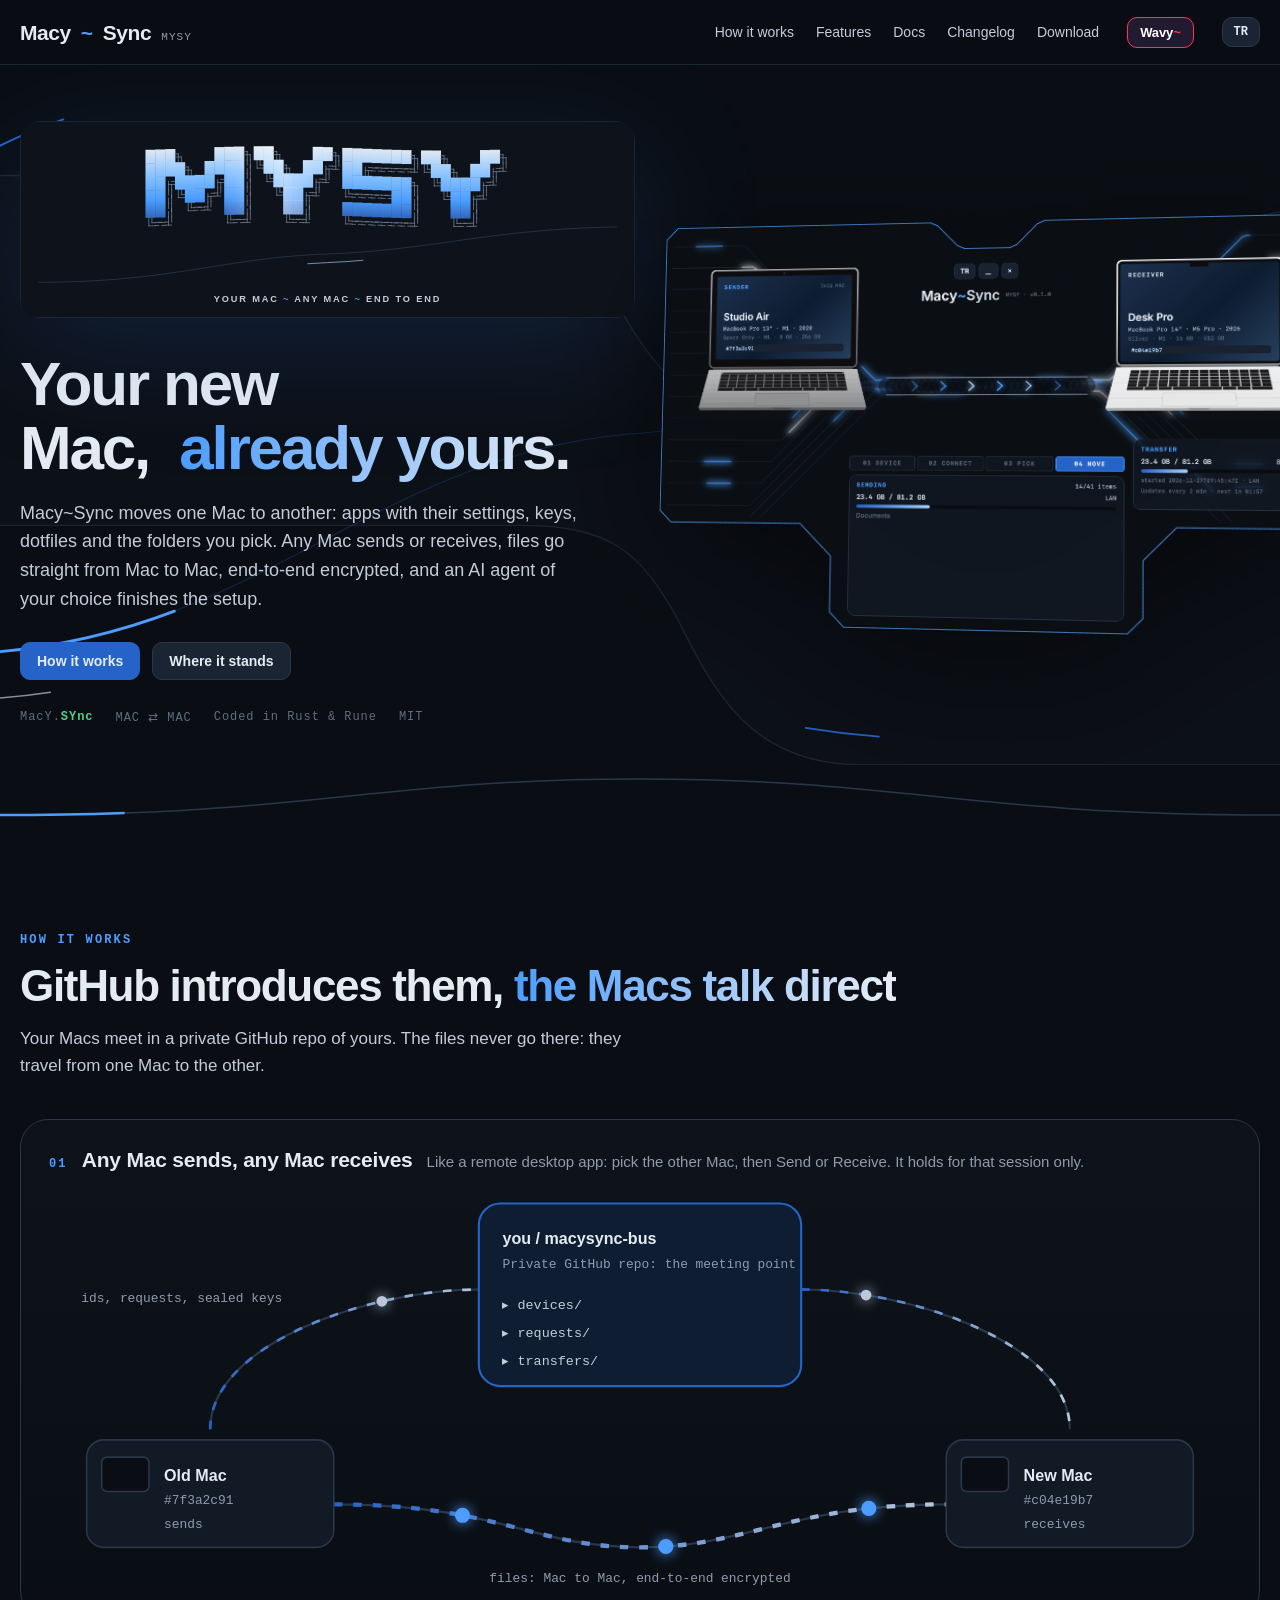
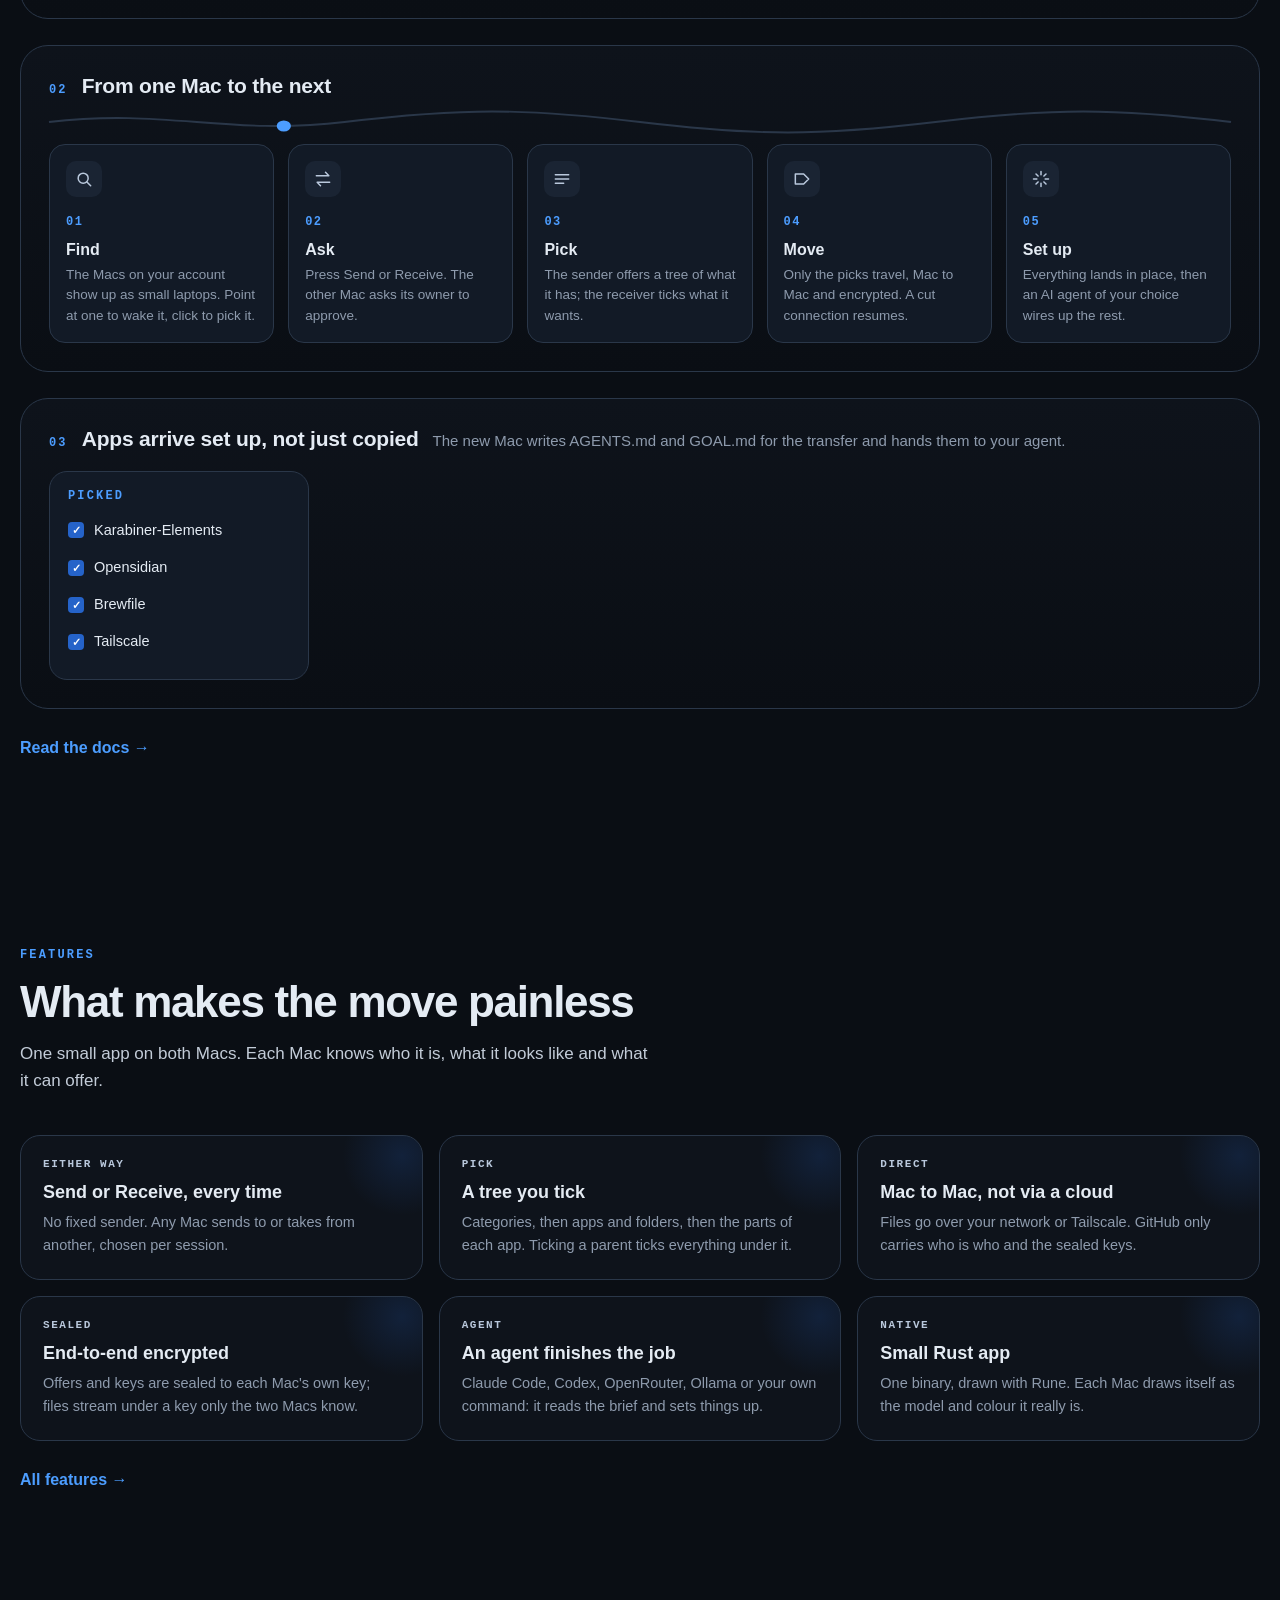
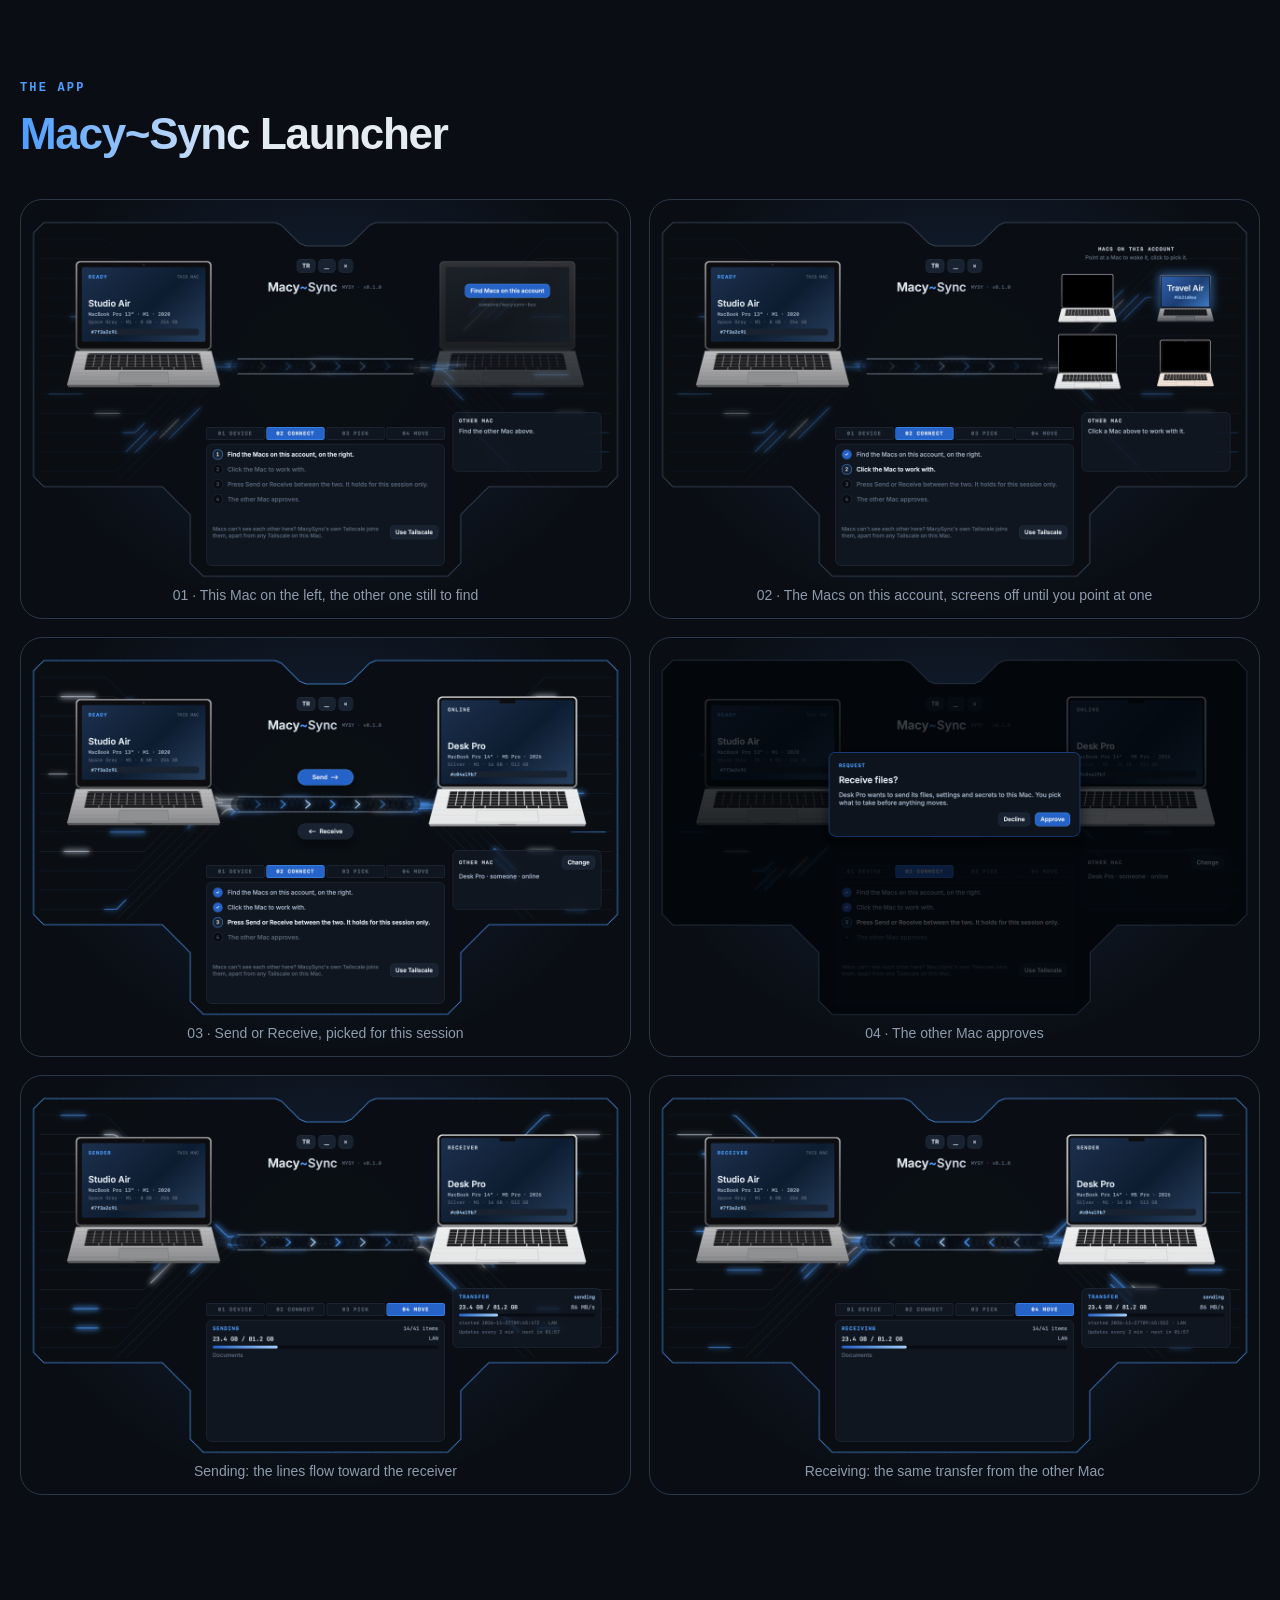
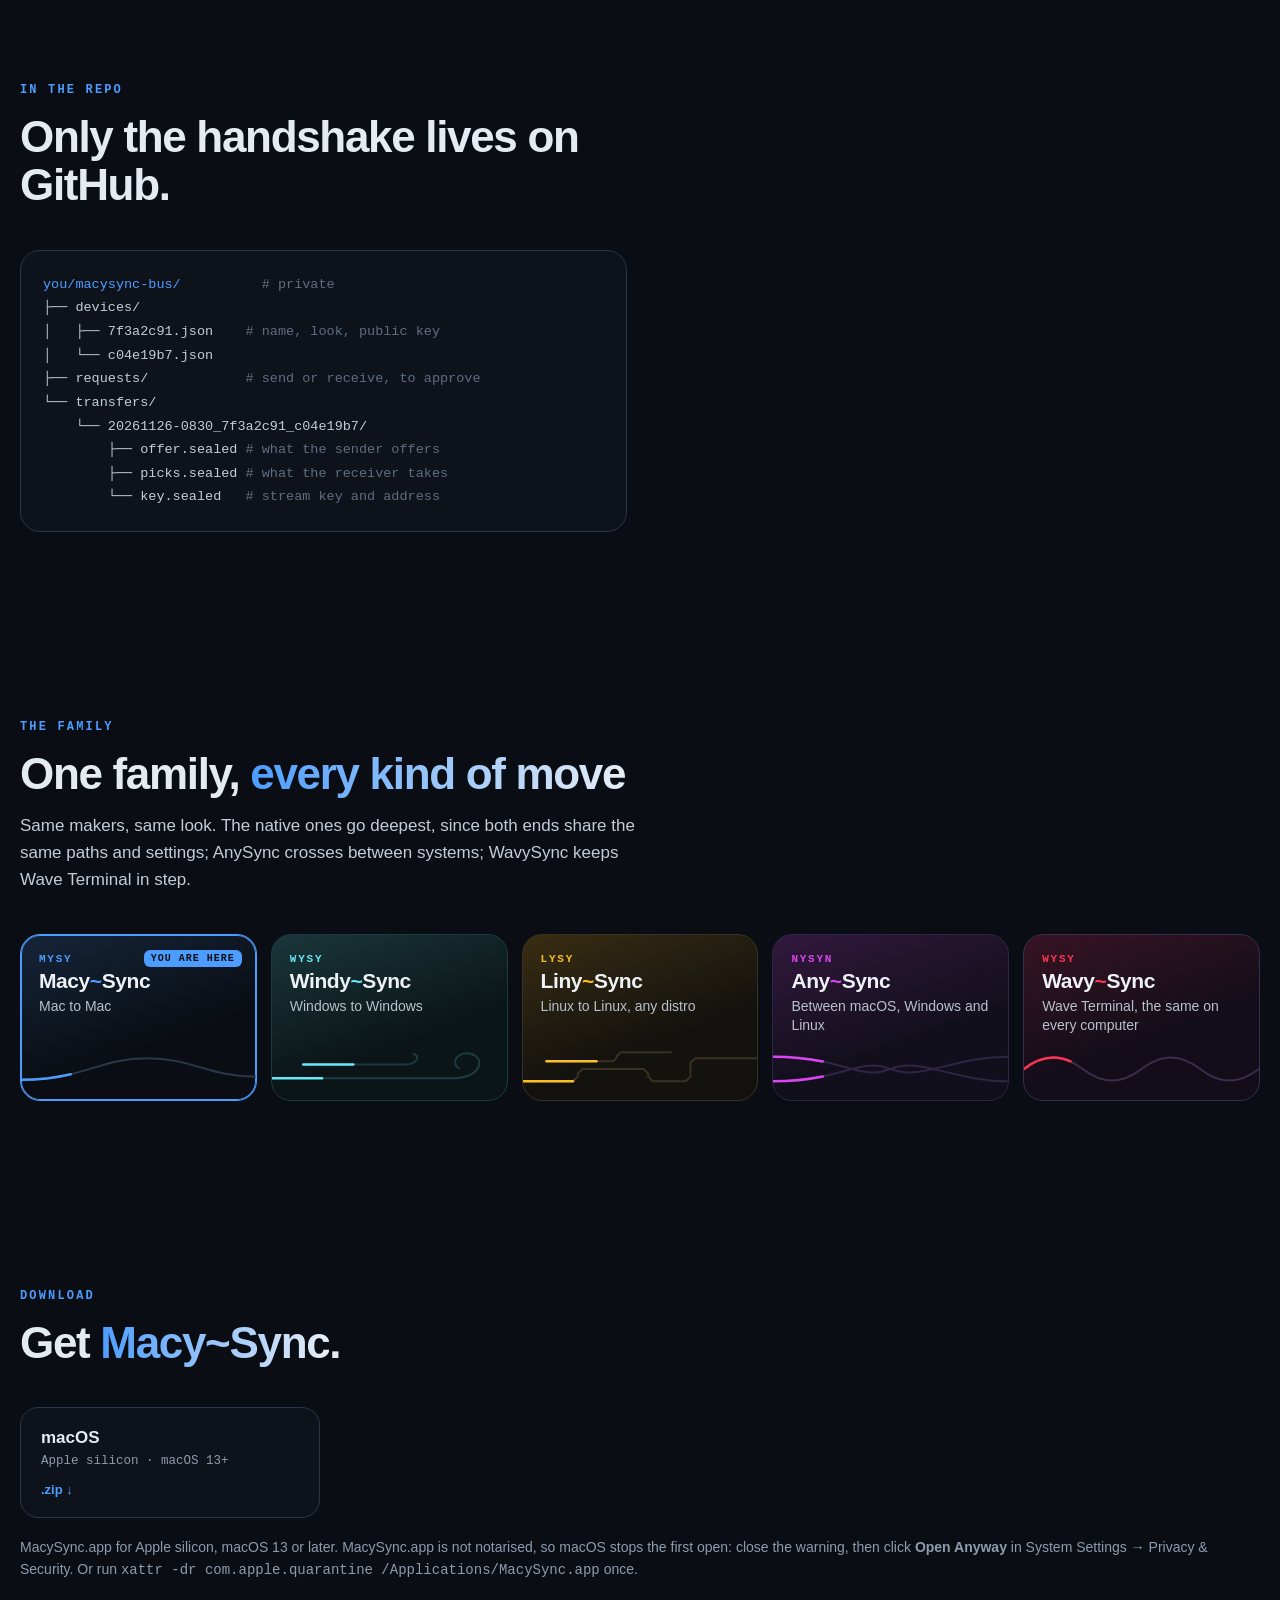
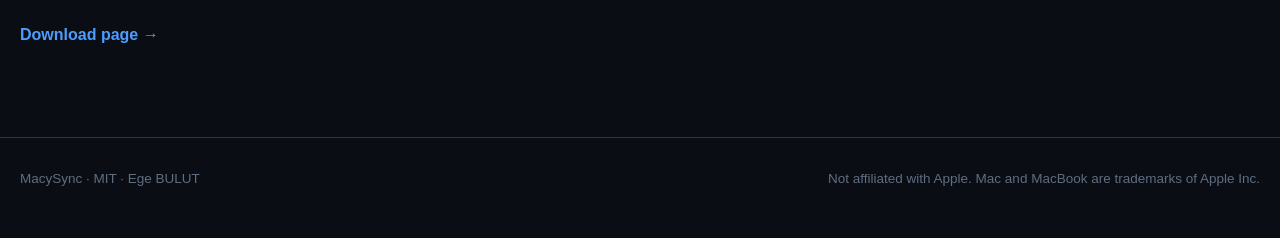
<file: site/index.html>
<!doctype html>
<html lang="en">
<head>
<meta charset="utf-8">
<meta name="viewport" content="width=device-width, initial-scale=1">
<title>MacySync: move a Mac to a new Mac, end-to-end encrypted</title>
<meta name="description" content="MacySync moves one Mac to another: apps with their settings, keys, dotfiles and the folders you pick. Any Mac sends or receives, files go straight Mac to Mac, end-to-end encrypted, and an AI agent finishes the setup.">
<link rel="canonical" href="https://macysync.vercel.app/">
<meta name="google-site-verification" content="s66rd8O_x1saL6PLGpSpIPeHmGazHyTo27NTPkK-GJg">
<meta property="og:type" content="website">
<meta property="og:site_name" content="MacySync">
<meta property="og:url" content="https://macysync.vercel.app/">
<meta property="og:title" content="MacySync: move a Mac to a new Mac, end-to-end encrypted">
<meta property="og:description" content="MacySync moves one Mac to another: apps with their settings, keys, dotfiles and the folders you pick. Any Mac sends or receives, files go straight Mac to Mac, end-to-end encrypted, and an AI agent finishes the setup.">
<meta property="og:image" content="https://macysync.vercel.app/og.png">
<meta property="og:image:width" content="1200">
<meta property="og:image:height" content="630">
<meta name="twitter:card" content="summary_large_image">
<meta name="twitter:title" content="MacySync: move a Mac to a new Mac, end-to-end encrypted">
<meta name="twitter:description" content="MacySync moves one Mac to another: apps with their settings, keys, dotfiles and the folders you pick. Any Mac sends or receives, files go straight Mac to Mac, end-to-end encrypted, and an AI agent finishes the setup.">
<meta name="twitter:image" content="https://macysync.vercel.app/og.png">
<meta name="theme-color" content="#0a0e14">
<script type="application/ld+json">{"@context": "https://schema.org", "@type": "SoftwareApplication", "name": "MacySync", "applicationCategory": "UtilitiesApplication", "operatingSystem": "macOS", "url": "https://macysync.vercel.app/", "softwareVersion": "0.1.1", "license": "https://opensource.org/licenses/MIT", "image": "https://macysync.vercel.app/og.png", "description": "MacySync moves one Mac to another: apps with their settings, keys, dotfiles and the folders you pick. Any Mac sends or receives, files go straight Mac to Mac, end-to-end encrypted, and an AI agent finishes the setup.", "author": {"@type": "Person", "name": "Ege BULUT", "url": "https://github.com/Ege-BULUT"}, "offers": {"@type": "Offer", "price": "0", "priceCurrency": "USD"}}</script>
<link rel="alternate" hreflang="en" href="https://macysync.vercel.app/">
<link rel="alternate" hreflang="tr" href="https://macysync.vercel.app/tr/">
<link rel="alternate" hreflang="x-default" href="https://macysync.vercel.app/">
<meta property="og:locale" content="en_US">
<link rel="icon" href="data:image/svg+xml,%3Csvg xmlns='http://www.w3.org/2000/svg' viewBox='0 0 32 32'%3E%3Crect width='32' height='32' rx='8' fill='%230a0e14'/%3E%3Cpath d='M5 19c4-8 8-8 11-3s7 5 11-3' fill='none' stroke='%234c9dff' stroke-width='3.5' stroke-linecap='round'/%3E%3C/svg%3E">
<link rel="stylesheet" href="site.css">
</head>
<body>

<nav>
  <div class="wrap">
    <a class="brand" href="./">Macy<b>~</b>Sync <small>MYSY</small></a>
    <div class="links">
      <a href="#how" class="opt" data-i="nav.how">How it works</a>
      <a href="features/" data-i="nav.features">Features</a>
      <a href="docs/" data-i="nav.docs">Docs</a>
      <a href="changelog/" class="opt" data-i="nav.changelog">Changelog</a>
      <a href="download/" data-i="nav.download">Download</a>
    </div>
    <a class="twin-nav to-wavy" href="wavy/" title="WavySync, the twin app">Wavy<b>~</b></a>
    <button class="btn lang" id="lang" aria-label="Language">TR</button>
  </div>
</nav>

<header class="hero">
  <svg class="bg" viewBox="0 0 1440 760" preserveAspectRatio="xMidYMid slice" aria-hidden="true">
    <path class="tilde-fill" opacity=".55" d="M -40 120 H 520 C 640 120 660 210 720 300 C 760 360 800 380 900 380 H 1500 V 760 H 960 C 840 760 800 680 760 600 C 720 530 690 500 590 500 H -40 Z"/>
    <path class="swift base" d="M -40 640 C 300 640 420 420 720 400 S 1160 170 1500 150"/>
    <path class="swift a" d="M -40 640 C 300 640 420 420 720 400 S 1160 170 1500 150"/>
    <path class="swift b" d="M -40 690 C 320 690 440 470 720 440 S 1140 220 1500 200"/>
    <path class="swift c" d="M 20 90 C 160 20 340 0 560 40"/>
    <path class="swift c" style="animation-delay:-1.4s" d="M 900 720 C 1080 750 1260 720 1440 640"/>
  </svg>
  <div class="wrap hero-grid">
    <div>
      <img class="logo" src="logo.svg" alt="MYSY, MacySync logo">
      <h1 data-i="hero.h">Your new Mac,&nbsp;&nbsp;<em>already yours.</em></h1>
      <p class="lead" data-i="hero.p">Macy~Sync moves one Mac to another: apps with their settings, keys, dotfiles and the folders you pick. Any Mac sends or receives, files go straight from Mac to Mac, end-to-end encrypted, and an AI agent of your choice finishes the setup.</p>
      <div class="cta">
        <a class="btn red" href="#how" data-i="hero.how">How it works</a>
        <a class="btn" href="changelog/" data-i="hero.status">Where it stands</a>
      </div>
      <div class="ticker"><span>MacY.<b>SYnc</b></span><span>MAC ⇄ MAC</span><span>Coded in Rust &amp; Rune</span><span>MIT</span></div>
    </div>
    <div class="shot"><img src="sending.png" width="2560" height="1560" alt="MacySync window: this Mac on the left sending to the other Mac on the right, with the transfer's progress"></div>
  </div>
</header>

<svg class="divider" viewBox="0 0 1440 70" preserveAspectRatio="none" aria-hidden="true"><path d="M0 50 C 360 50 420 14 720 14 S 1080 50 1440 50"/><path class="run" d="M0 50 C 360 50 420 14 720 14 S 1080 50 1440 50"/></svg>

<section id="how">
  <div class="wrap">
    <span class="caps" data-i="how.k">How it works</span>
    <h2 data-i="how.h">GitHub introduces them, <em>the Macs talk direct</em></h2>
    <p class="sub" data-i="how.p">Your Macs meet in a private GitHub repo of yours. The files never go there: they travel from one Mac to the other.</p>

    <div class="stage reveal">
      <div class="stage-head"><span class="caps">01</span><h3 data-i="d1.h">Any Mac sends, any Mac receives</h3><p data-i="d1.p">Like a remote desktop app: pick the other Mac, then Send or Receive. It holds for that session only.</p></div>
      <svg viewBox="0 0 1100 380" role="img" aria-label="Two Macs meet in a private GitHub repo and send files to each other directly">
        <defs>
          <linearGradient id="wireGrad" x1="0" x2="1"><stop offset="0" stop-color="#2563c9"/><stop offset="1" stop-color="#b9c8dc"/></linearGradient>
        </defs>
        <path id="c1" class="wire" d="M 150 230 C 150 150 300 100 400 100"/>
        <path id="c2" class="wire" d="M 700 100 C 800 100 950 150 950 230"/>
        <path class="wire hot" d="M 150 230 C 150 150 300 100 400 100"/>
        <path class="wire hot" style="animation-delay:-.6s" d="M 700 100 C 800 100 950 150 950 230"/>
        <path id="dw" class="wire" d="M 265 300 C 420 300 450 340 550 340 S 690 300 835 300"/>
        <path class="wire hot" style="stroke-width:4" d="M 265 300 C 420 300 450 340 550 340 S 690 300 835 300"/>

        <g class="node repo" transform="translate(400 20)">
          <rect width="300" height="170" rx="20"/>
          <text class="t" x="22" y="38">you / macysync-bus</text>
          <text class="s" x="22" y="60" data-i="d1.repo">Private GitHub repo: the meeting point</text>
          <text class="folder on" x="22" y="98">▸ devices/</text>
          <text class="folder on" style="animation-delay:1s" x="22" y="124">▸ requests/</text>
          <text class="folder on" style="animation-delay:2s" x="22" y="150">▸ transfers/</text>
        </g>
        <g class="node" transform="translate(35 240)"><rect width="230" height="100" rx="16"/><rect class="scr" x="14" y="16" width="44" height="32" rx="5"/><text class="t" x="72" y="38" data-i="d1.old">Old Mac</text><text class="s" x="72" y="60">#7f3a2c91</text><text class="s" x="72" y="82" fill="#4c9dff" data-i="d1.send">sends</text></g>
        <g class="node" transform="translate(835 240)"><rect width="230" height="100" rx="16"/><rect class="scr" x="14" y="16" width="44" height="32" rx="5"/><text class="t" x="72" y="38" data-i="d1.new">New Mac</text><text class="s" x="72" y="60">#c04e19b7</text><text class="s" x="72" y="82" fill="#4fd18b" data-i="d1.recv">receives</text></g>
        <text class="s" x="30" y="112" fill="#8e9bad" style="font:500 12px var(--mono)" data-i="d1.ctl">ids, requests, sealed keys</text>
        <text class="s" x="550" y="372" text-anchor="middle" fill="#8e9bad" style="font:500 12px var(--mono)" data-i="d1.files">files: Mac to Mac, end-to-end encrypted</text>
        <circle class="pkt v" r="5"><animateMotion dur="3s" repeatCount="indefinite"><mpath href="#c1"/></animateMotion></circle>
        <circle class="pkt v" r="5"><animateMotion dur="3s" begin="1.5s" repeatCount="indefinite"><mpath href="#c2"/></animateMotion></circle>
        <circle class="pkt" r="7"><animateMotion dur="2.4s" repeatCount="indefinite"><mpath href="#dw"/></animateMotion></circle>
        <circle class="pkt" r="7"><animateMotion dur="2.4s" begin=".8s" repeatCount="indefinite"><mpath href="#dw"/></animateMotion></circle>
        <circle class="pkt" r="7"><animateMotion dur="2.4s" begin="1.6s" repeatCount="indefinite"><mpath href="#dw"/></animateMotion></circle>
      </svg>
    </div>

    <div class="stage reveal">
      <div class="stage-head"><span class="caps">02</span><h3 data-i="d2.h">From one Mac to the next</h3></div>
      <div class="steps">
        <div class="rail" aria-hidden="true"><svg viewBox="0 0 1000 30" preserveAspectRatio="none"><path d="M0 15 C 100 0 150 30 250 15 S 400 0 500 15 S 650 30 750 15 S 900 0 1000 15" fill="none" stroke="#2a3749" stroke-width="2"/><circle r="6" fill="#4c9dff"><animateMotion dur="10s" repeatCount="indefinite" path="M0 15 C 100 0 150 30 250 15 S 400 0 500 15 S 650 30 750 15 S 900 0 1000 15"/></circle></svg></div>
        <div class="step"><div class="ic"><svg viewBox="0 0 24 24"><circle cx="11" cy="11" r="6"/><path d="M20 20l-4.5-4.5"/></svg></div><span class="n">01</span><h4 data-i="s1.h">Find</h4><p data-i="s1.p">The Macs on your account show up as small laptops. Point at one to wake it, click to pick it.</p></div>
        <div class="step"><div class="ic"><svg viewBox="0 0 24 24"><path d="M4 8h15l-4-4M20 16H5l4 4"/></svg></div><span class="n">02</span><h4 data-i="s2.h">Ask</h4><p data-i="s2.p">Press Send or Receive. The other Mac asks its owner to approve.</p></div>
        <div class="step"><div class="ic"><svg viewBox="0 0 24 24"><path d="M4 7h16M4 12h16M4 17h10"/></svg></div><span class="n">03</span><h4 data-i="s3.h">Pick</h4><p data-i="s3.p">The sender offers a tree of what it has; the receiver ticks what it wants.</p></div>
        <div class="step"><div class="ic"><svg viewBox="0 0 24 24"><path d="M4 6h10l6 6-6 6H4z"/></svg></div><span class="n">04</span><h4 data-i="s4.h">Move</h4><p data-i="s4.p">Only the picks travel, Mac to Mac and encrypted. A cut connection resumes.</p></div>
        <div class="step"><div class="ic"><svg viewBox="0 0 24 24"><path d="M12 3v4M12 17v4M3 12h4M17 12h4M6 6l2.5 2.5M15.5 15.5L18 18M6 18l2.5-2.5M15.5 8.5L18 6"/></svg></div><span class="n">05</span><h4 data-i="s5.h">Set up</h4><p data-i="s5.p">Everything lands in place, then an AI agent of your choice wires up the rest.</p></div>
      </div>
    </div>

    <div class="stage reveal">
      <div class="stage-head"><span class="caps">03</span><h3 data-i="d3.h">Apps arrive set up, not just copied</h3><p data-i="d3.p">The new Mac writes AGENTS.md and GOAL.md for the transfer and hands them to your agent.</p></div>
      <div class="deps">
        <div class="wcard">
          <div class="caps" style="margin-bottom:10px" data-i="d3.w">Picked</div>
          <div class="row"><span class="chk">✓</span>Karabiner-Elements</div>
          <div class="row"><span class="chk">✓</span>Opensidian</div>
          <div class="row"><span class="chk">✓</span>Brewfile</div>
          <div class="row"><span class="chk">✓</span>Tailscale</div>
        </div>
        <div class="chips">
          <div class="chip"><b>place</b>~/.config/karabiner<span class="ok">✓ placed</span></div>
          <div class="chip"><b>agent</b>open the vault in Opensidian<span class="ok">✓ wired</span></div>
          <div class="chip"><b>agent</b>brew bundle --file Brewfile<span class="ok">✓ installed</span></div>
          <div class="chip"><b>flag</b>Tailscale: sign in again<span class="ok">✓ noted</span></div>
        </div>
      </div>
    </div>
    <a class="more" href="docs/" data-i="more.docs">Read the docs →</a>
  </div>
</section>

<section id="features">
  <div class="wrap">
    <span class="caps" data-i="f.k">Features</span>
    <h2 data-i="f.h">What makes the move painless</h2>
    <p class="sub" data-i="f.p">One small app on both Macs. Each Mac knows who it is, what it looks like and what it can offer.</p>
    <div class="grid">
      <div class="card reveal"><span class="k">EITHER WAY</span><h3 data-i="f1.h">Send or Receive, every time</h3><p data-i="f1.p">No fixed sender. Any Mac sends to or takes from another, chosen per session.</p></div>
      <div class="card reveal"><span class="k">PICK</span><h3 data-i="f2.h">A tree you tick</h3><p data-i="f2.p">Categories, then apps and folders, then the parts of each app. Ticking a parent ticks everything under it.</p></div>
      <div class="card reveal"><span class="k">DIRECT</span><h3 data-i="f3.h">Mac to Mac, not via a cloud</h3><p data-i="f3.p">Files go over your network or Tailscale. GitHub only carries who is who and the sealed keys.</p></div>
      <div class="card reveal"><span class="k">SEALED</span><h3 data-i="f4.h">End-to-end encrypted</h3><p data-i="f4.p">Offers and keys are sealed to each Mac's own key; files stream under a key only the two Macs know.</p></div>
      <div class="card reveal"><span class="k">AGENT</span><h3 data-i="f5.h">An agent finishes the job</h3><p data-i="f5.p">Claude Code, Codex, OpenRouter, Ollama or your own command: it reads the brief and sets things up.</p></div>
      <div class="card reveal"><span class="k">NATIVE</span><h3 data-i="f6.h">Small Rust app</h3><p data-i="f6.p">One binary, drawn with Rune. Each Mac draws itself as the model and colour it really is.</p></div>
    </div>
    <a class="more" href="features/" data-i="more.f">All features →</a>
  </div>
</section>

<section id="screens">
  <div class="wrap">
    <span class="caps" data-i="g.k">The app</span>
    <h2 data-i="g.h"><em>Macy~Sync</em> Launcher</h2>
    <div class="gallery">
      <figure class="reveal"><img src="start.png" width="2560" height="1560" alt="This Mac on the left, the other Mac still to find" loading="lazy"><figcaption data-i="g1">01 · This Mac on the left, the other one still to find</figcaption></figure>
      <figure class="reveal"><img src="find.png" width="2560" height="1560" alt="The Macs on this account" loading="lazy"><figcaption data-i="g2">02 · The Macs on this account, screens off until you point at one</figcaption></figure>
      <figure class="reveal"><img src="hover-send.png" width="2560" height="1560" alt="Send or Receive between the two Macs" loading="lazy"><figcaption data-i="g3">03 · Send or Receive, picked for this session</figcaption></figure>
      <figure class="reveal"><img src="request.png" width="2560" height="1560" alt="The other Mac approves" loading="lazy"><figcaption data-i="g4">04 · The other Mac approves</figcaption></figure>
      <figure class="reveal"><img src="sending.png" width="2560" height="1560" alt="Sending" loading="lazy"><figcaption data-i="g5">Sending: the lines flow toward the receiver</figcaption></figure>
      <figure class="reveal"><img src="receiving.png" width="2560" height="1560" alt="Receiving" loading="lazy"><figcaption data-i="g6">Receiving: the same transfer from the other Mac</figcaption></figure>
    </div>
  </div>
</section>

<section id="layout">
  <div class="wrap split">
    <div>
      <span class="caps" data-i="l.k">In the repo</span>
      <h2 data-i="l.h">Only the handshake lives on GitHub.</h2>
      <pre class="tree"><span class="r">you/macysync-bus/</span>          <span class="c"># private</span>
├── devices/
│   ├── 7f3a2c91.json    <span class="c"># name, look, public key</span>
│   └── c04e19b7.json
├── requests/            <span class="c"># send or receive, to approve</span>
└── transfers/
    └── 20261126-0830_7f3a2c91_c04e19b7/
        ├── offer.sealed <span class="c"># what the sender offers</span>
        ├── picks.sealed <span class="c"># what the receiver takes</span>
        └── key.sealed   <span class="c"># stream key and address</span></pre>
    </div>
    <div class="never reveal" style="margin-top:58px">
      <h3 data-i="n.h">Never on GitHub</h3>
      <ul>
        <li data-i="n.1">Your files: they go from Mac to Mac</li>
        <li data-i="n.2">Anything readable about what you move: offers and picks are sealed</li>
        <li data-i="n.3">Your GitHub sign in: it stays in the system keychain</li>
        <li data-i="n.4">Anything you leave unticked</li>
      </ul>
    </div>
  </div>
</section>

<section id="family">
  <div class="wrap">
    <span class="caps" data-i="fam.k">The family</span>
    <h2 data-i="fam.h">One family, <em>every kind of move</em></h2>
    <p class="sub" data-i="fam.p">Same makers, same look. The native ones go deepest, since both ends share the same paths and settings; AnySync crosses between systems; WavySync keeps Wave Terminal in step.</p>
    <div class="fam">
      <a class="fm here" href="https://macysync.vercel.app/" style="--fa:#4c9dff;--fbg:#0a0e14;--fe:#2a3749"><svg viewBox="0 0 300 60" preserveAspectRatio="none" aria-hidden="true"><path class="fb" d="M0 44 C 80 44 100 16 160 16 S 240 40 300 40"/><path class="fr" style="animation-delay:-0.0s" d="M0 44 C 80 44 100 16 160 16 S 240 40 300 40"/></svg><span class="fk">MYSY</span><b>Macy<i>~</i>Sync</b><span class="fl" data-i="fam.macysync">Mac to Mac</span><span class="fh" data-i="fam.here">you are here</span></a>
      <a class="fm" href="https://windysync.vercel.app/" style="--fa:#67e8f9;--fbg:#0b1517;--fe:#1d3a40"><svg viewBox="0 0 300 60" preserveAspectRatio="none" aria-hidden="true"><path class="fb" d="M0 42 H 232 C 266 42 274 16 254 10 C 238 6 226 22 240 30"/><path class="fr" style="animation-delay:-0.0s" d="M0 42 H 232 C 266 42 274 16 254 10 C 238 6 226 22 240 30"/><path class="fb" d="M40 24 H 170 C 186 24 190 12 180 10"/><path class="fr" style="animation-delay:-1.3s" d="M40 24 H 170 C 186 24 190 12 180 10"/></svg><span class="fk">WYSY</span><b>Windy<i>~</i>Sync</b><span class="fl" data-i="fam.windysync">Windows to Windows</span></a>
      <a class="fm" href="https://linysync.vercel.app/" style="--fa:#fbbf24;--fbg:#14120e;--fe:#3a3122"><svg viewBox="0 0 300 60" preserveAspectRatio="none" aria-hidden="true"><path class="fb" d="M 0 46 L 64 46 L 70 40 L 70 36 L 76 30 L 154 30 L 160 36 L 160 40 L 166 46 L 208 46 L 214 40 L 214 22 L 220 16 L 300 16"/><path class="fr" style="animation-delay:-0.0s" d="M 0 46 L 64 46 L 70 40 L 70 36 L 76 30 L 154 30 L 160 36 L 160 40 L 166 46 L 208 46 L 214 40 L 214 22 L 220 16 L 300 16"/><path class="fb" d="M 30 20 L 115 20 L 120 15 L 120 13 L 125 8 L 190 8"/><path class="fr" style="animation-delay:-1.3s" d="M 30 20 L 115 20 L 120 15 L 120 13 L 125 8 L 190 8"/></svg><span class="fk">LYSY</span><b>Liny<i>~</i>Sync</b><span class="fl" data-i="fam.linysync">Linux to Linux, any distro</span></a>
      <a class="fm" href="https://anysync.vercel.app/" style="--fa:#d946ef;--fbg:#120f1c;--fe:#2e2547"><svg viewBox="0 0 300 60" preserveAspectRatio="none" aria-hidden="true"><path class="fb" d="M0 46 C 90 46 110 14 150 30 S 230 14 300 14"/><path class="fr" style="animation-delay:-0.0s" d="M0 46 C 90 46 110 14 150 30 S 230 14 300 14"/><path class="fb" d="M0 14 C 90 14 110 46 150 30 S 230 46 300 46"/><path class="fr" style="animation-delay:-1.3s" d="M0 14 C 90 14 110 46 150 30 S 230 46 300 46"/></svg><span class="fk">NYSYN</span><b>Any<i>~</i>Sync</b><span class="fl" data-i="fam.anysync">Between macOS, Windows and Linux</span></a>
      <a class="fm" href="https://wavysync.vercel.app/" style="--fa:#ff3355;--fbg:#120d19;--fe:#3a2d4f"><svg viewBox="0 0 300 60" preserveAspectRatio="none" aria-hidden="true"><path class="fb" d="M0 30 C 25 10 50 10 75 30 S 125 50 150 30 S 200 10 225 30 S 275 50 300 30"/><path class="fr" style="animation-delay:-0.0s" d="M0 30 C 25 10 50 10 75 30 S 125 50 150 30 S 200 10 225 30 S 275 50 300 30"/></svg><span class="fk">WYSY</span><b>Wavy<i>~</i>Sync</b><span class="fl" data-i="fam.wavysync">Wave Terminal, the same on every computer</span></a>
    </div>
  </div>
</section>

<section id="download">
  <div class="wrap">
    <span class="caps" data-i="dl.k">Download</span>
    <h2 data-i="dl.h">Get <em>Macy~Sync</em>.</h2>
    <div class="dl">
      <a class="os" href="https://github.com/Ege-BULUT/MacySync/releases/latest/download/MacySync-macos-arm64.zip"><b>macOS</b><span>Apple silicon · macOS 13+</span><i>.zip ↓</i></a>
    </div>
    <p class="note" data-i="dl.n">MacySync.app for Apple silicon, macOS 13 or later. MacySync.app is not notarised, so macOS stops the first open: close the warning, then click <b>Open Anyway</b> in System Settings → Privacy &amp; Security. Or run <code>xattr -dr com.apple.quarantine /Applications/MacySync.app</code> once.</p>
    <a class="more" href="download/" data-i="more.dl">Download page →</a>
  </div>
</section>

<footer>
  <div class="wrap">
    <span>MacySync · MIT · Ege BULUT</span>
    <span data-i="foot">Not affiliated with Apple. Mac and MacBook are trademarks of Apple Inc.</span>
  </div>
</footer>

<script src="site.js"></script>
</body>
</html>
</file>
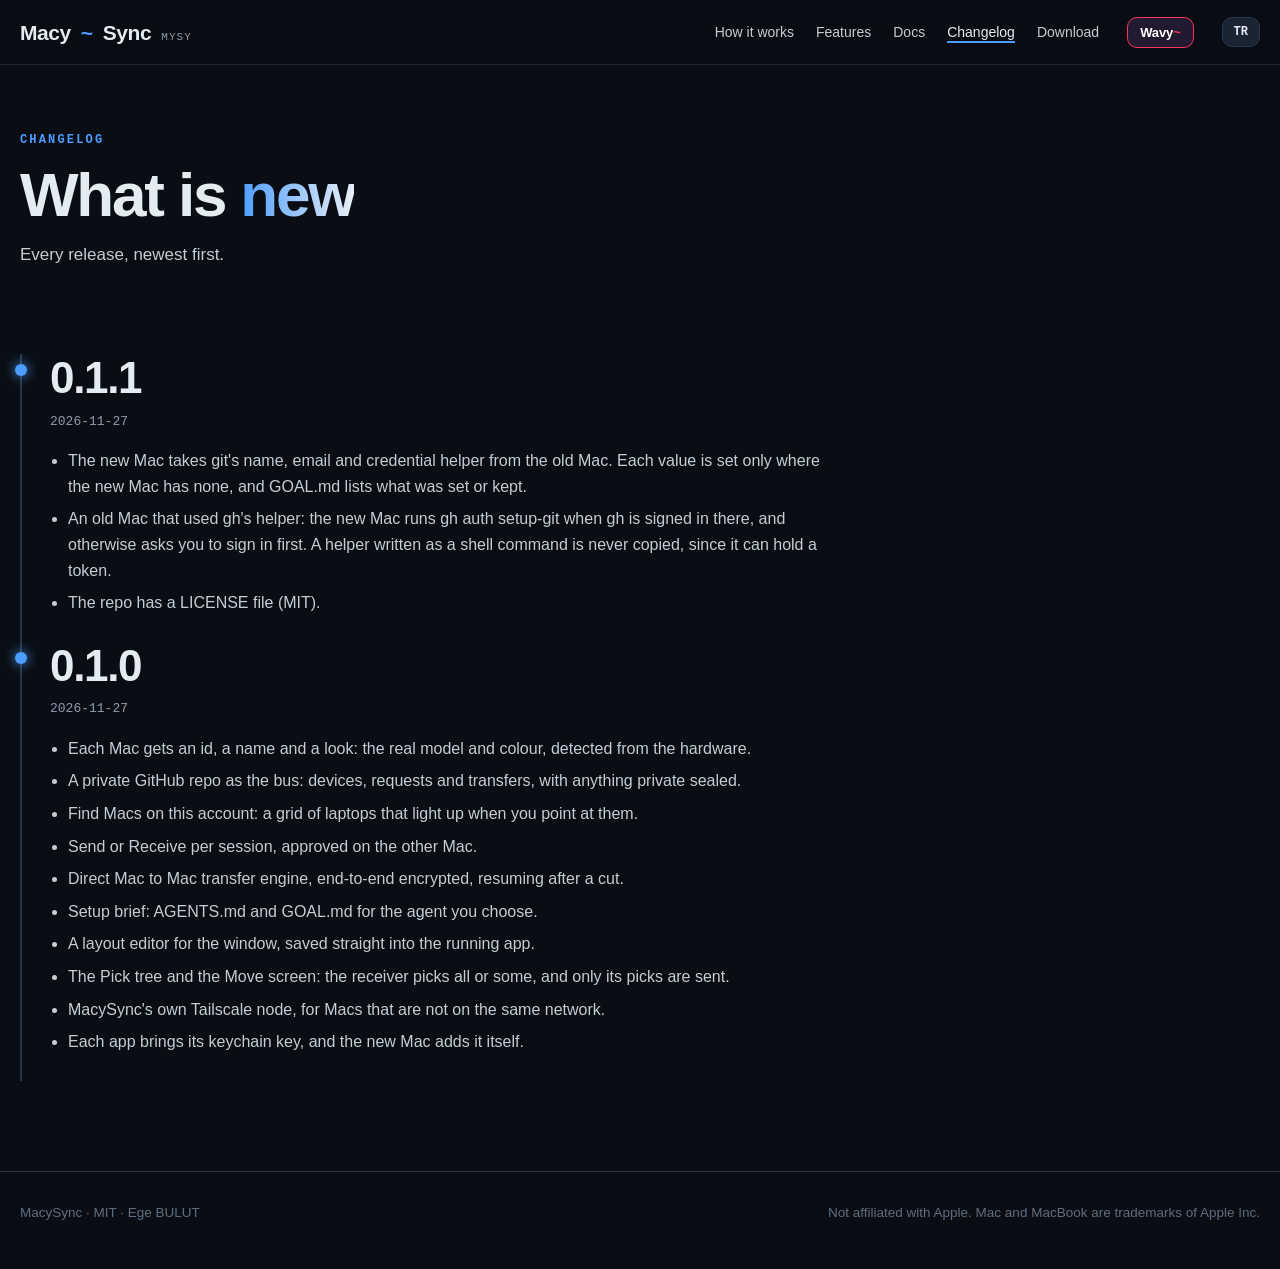
<file: site/changelog/index.html>
<!doctype html>
<html lang="en">
<head>
<meta charset="utf-8">
<meta name="viewport" content="width=device-width, initial-scale=1">
<title>Changelog · MacySync</title>
<meta name="description" content="Every MacySync release and what changed, newest first.">
<link rel="canonical" href="https://macysync.vercel.app/changelog/">
<meta name="google-site-verification" content="s66rd8O_x1saL6PLGpSpIPeHmGazHyTo27NTPkK-GJg">
<meta property="og:type" content="website">
<meta property="og:site_name" content="MacySync">
<meta property="og:url" content="https://macysync.vercel.app/changelog/">
<meta property="og:title" content="Changelog · MacySync">
<meta property="og:description" content="Every MacySync release and what changed, newest first.">
<meta property="og:image" content="https://macysync.vercel.app/og.png">
<meta property="og:image:width" content="1200">
<meta property="og:image:height" content="630">
<meta name="twitter:card" content="summary_large_image">
<meta name="twitter:title" content="Changelog · MacySync">
<meta name="twitter:description" content="Every MacySync release and what changed, newest first.">
<meta name="twitter:image" content="https://macysync.vercel.app/og.png">
<meta name="theme-color" content="#0a0e14">
<link rel="alternate" hreflang="en" href="https://macysync.vercel.app/changelog/">
<link rel="alternate" hreflang="tr" href="https://macysync.vercel.app/tr/changelog/">
<link rel="alternate" hreflang="x-default" href="https://macysync.vercel.app/changelog/">
<meta property="og:locale" content="en_US">
<link rel="icon" href="data:image/svg+xml,%3Csvg xmlns='http://www.w3.org/2000/svg' viewBox='0 0 32 32'%3E%3Crect width='32' height='32' rx='8' fill='%230a0e14'/%3E%3Cpath d='M5 19c4-8 8-8 11-3s7 5 11-3' fill='none' stroke='%234c9dff' stroke-width='3.5' stroke-linecap='round'/%3E%3C/svg%3E">
<link rel="stylesheet" href="../site.css">
</head>
<body>

<nav>
  <div class="wrap">
    <a class="brand" href="../">Macy<b>~</b>Sync <small>MYSY</small></a>
    <div class="links">
      <a href="../#how" class="opt" data-i="nav.how">How it works</a>
      <a href="../features/" data-i="nav.features">Features</a>
      <a href="../docs/" data-i="nav.docs">Docs</a>
      <a href="../changelog/" class="opt on" data-i="nav.changelog">Changelog</a>
      <a href="../download/" data-i="nav.download">Download</a>
    </div>
    <a class="twin-nav to-wavy" href="../wavy/" title="WavySync, the twin app">Wavy<b>~</b></a>
    <button class="btn lang" id="lang" aria-label="Language">TR</button>
  </div>
</nav>

<header class="page-head">
  <div class="wrap">
    <span class="caps" data-i="cl.k">Changelog</span>
    <h1 data-i="cl.h">What is <em>new</em></h1>
    <p class="sub" data-i="cl.p">Every release, newest first.</p>
  </div>
</header>

<section>
  <div class="wrap">
    <div class="release reveal">
      <h2>0.1.1</h2>
      <span class="date">2026-11-27</span>
      <ul data-l="en">
        <li>The new Mac takes git's name, email and credential helper from the old Mac. Each value is set only where the new Mac has none, and GOAL.md lists what was set or kept.</li>
        <li>An old Mac that used gh's helper: the new Mac runs gh auth setup-git when gh is signed in there, and otherwise asks you to sign in first. A helper written as a shell command is never copied, since it can hold a token.</li>
        <li>The repo has a LICENSE file (MIT).</li>
      </ul>
      <ul data-l="tr">
        <li>Yeni Mac, git'in adını, e-postasını ve credential helper'ını eski Mac'ten alır. Her değer yalnızca yeni Mac'te henüz yoksa yazılır; GOAL.md neyin yazıldığını, neyin korunduğunu listeler.</li>
        <li>Eski Mac gh'ın helper'ını kullanıyorsa: yeni Mac'te gh oturumu açıksa gh auth setup-git çalışır, değilse önce oturum açman istenir. Kabuk komutu olarak yazılmış bir helper asla kopyalanmaz, çünkü içinde token olabilir.</li>
        <li>Depoda artık bir LICENSE dosyası var (MIT).</li>
      </ul>
    </div>
    <div class="release reveal">
      <h2>0.1.0</h2>
      <span class="date">2026-11-27</span>
      <ul data-l="en">
        <li>Each Mac gets an id, a name and a look: the real model and colour, detected from the hardware.</li>
        <li>A private GitHub repo as the bus: devices, requests and transfers, with anything private sealed.</li>
        <li>Find Macs on this account: a grid of laptops that light up when you point at them.</li>
        <li>Send or Receive per session, approved on the other Mac.</li>
        <li>Direct Mac to Mac transfer engine, end-to-end encrypted, resuming after a cut.</li>
        <li>Setup brief: AGENTS.md and GOAL.md for the agent you choose.</li>
        <li>A layout editor for the window, saved straight into the running app.</li>
        <li>The Pick tree and the Move screen: the receiver picks all or some, and only its picks are sent.</li>
        <li>MacySync's own Tailscale node, for Macs that are not on the same network.</li>
        <li>Each app brings its keychain key, and the new Mac adds it itself.</li>
      </ul>
      <ul data-l="tr">
        <li>Her Mac bir kimlik, bir ad ve bir görünüm alır: donanımdan algılanan gerçek model ve renk.</li>
        <li>Bus olarak özel bir GitHub deposu: cihazlar, istekler ve aktarımlar; özel olan her şey mühürlü.</li>
        <li>Bu hesaptaki Mac'leri bul: üstüne gelince ekranı yanan küçük laptoplardan bir ızgara.</li>
        <li>Oturum başına Gönder ya da Al, diğer Mac'te onaylanır.</li>
        <li>Mac'ten Mac'e doğrudan aktarım motoru, uçtan uca şifreli, kesilince kaldığı yerden devam eder.</li>
        <li>Kurulum notu: seçtiğin ajan için AGENTS.md ve GOAL.md.</li>
        <li>Pencere için bir yerleşim editörü; kaydedince çalışan uygulamaya hemen yansır.</li>
        <li>Seç ağacı ve Taşı ekranı: alıcı hepsini ya da bir kısmını seçer, yalnızca seçtikleri gönderilir.</li>
        <li>Aynı ağda olmayan Mac'ler için MacySync'in kendi Tailscale düğümü.</li>
        <li>Her uygulama keychain anahtarını getirir, yeni Mac onu kendisi ekler.</li>
      </ul>
    </div>
  </div>
</section>

<footer>
  <div class="wrap">
    <span>MacySync · MIT · Ege BULUT</span>
    <span data-i="foot">Not affiliated with Apple. Mac and MacBook are trademarks of Apple Inc.</span>
  </div>
</footer>

<script src="../site.js"></script>
</body>
</html>
</file>
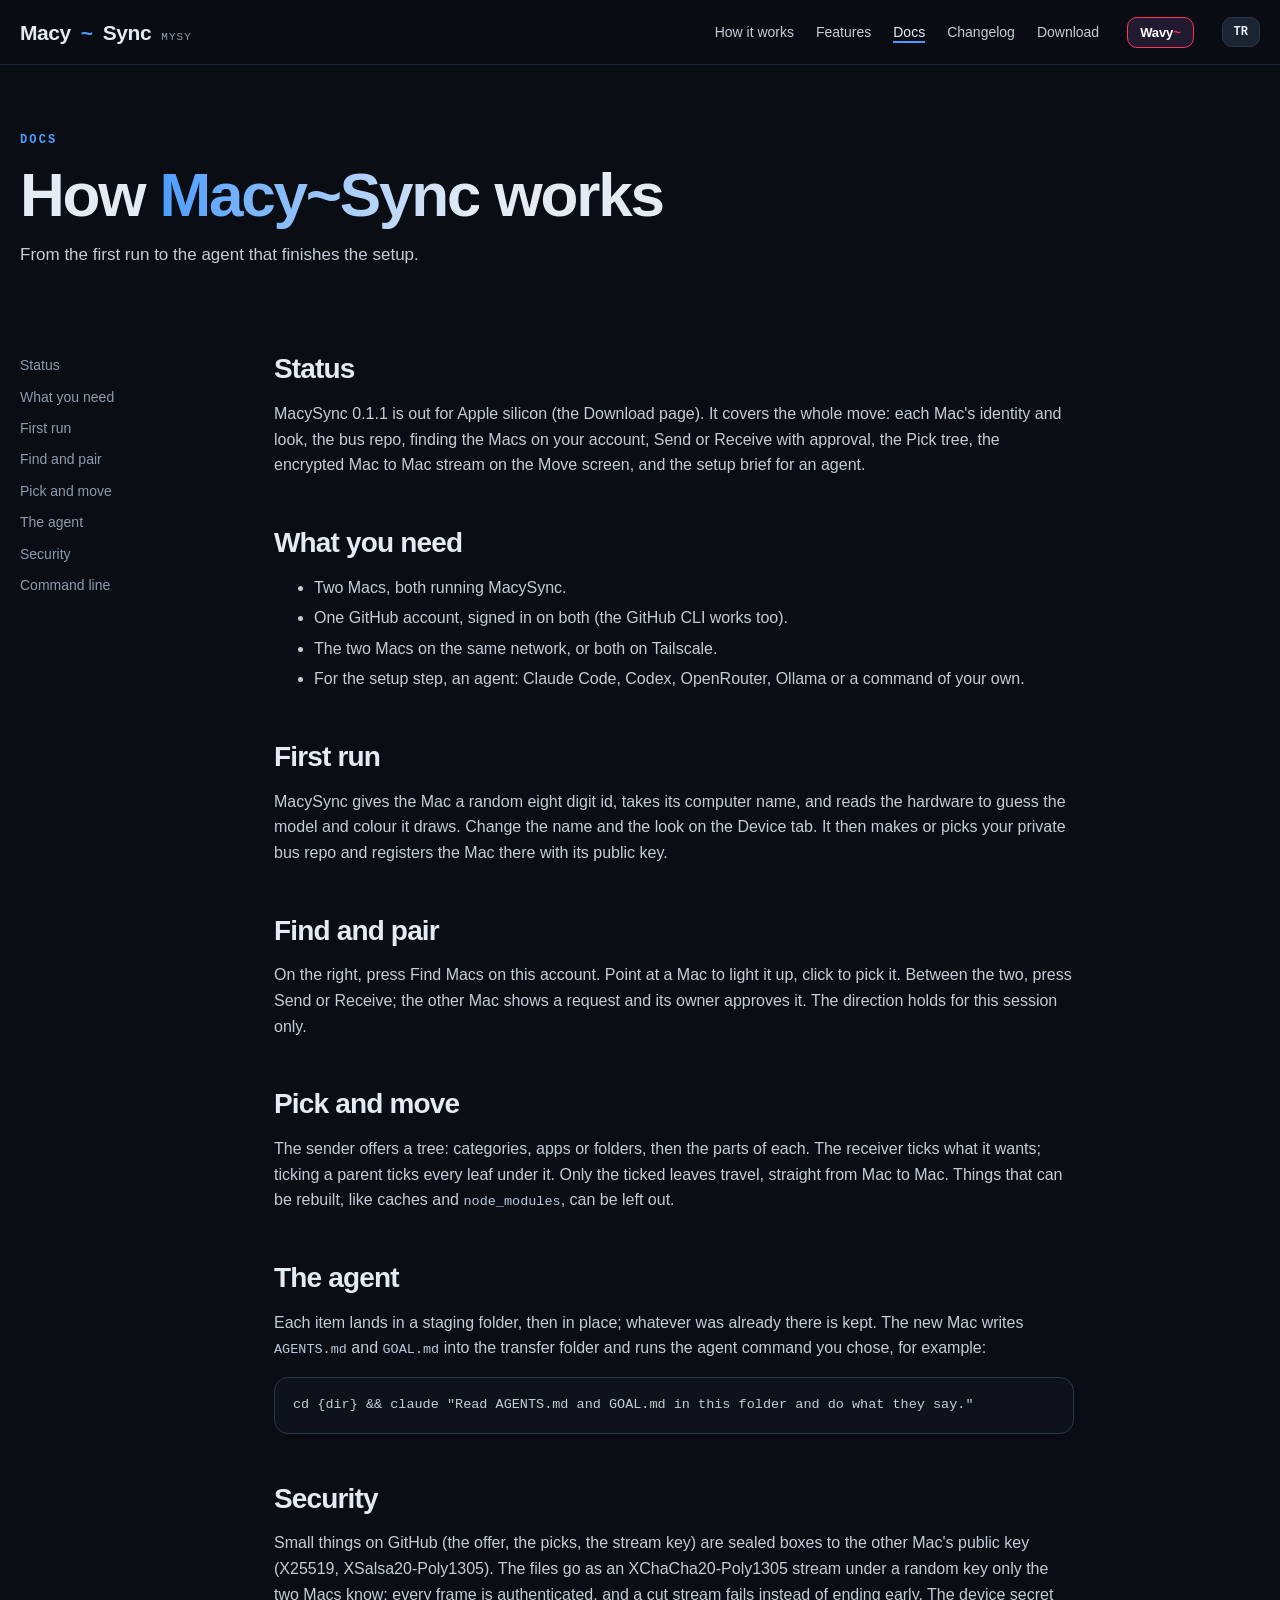
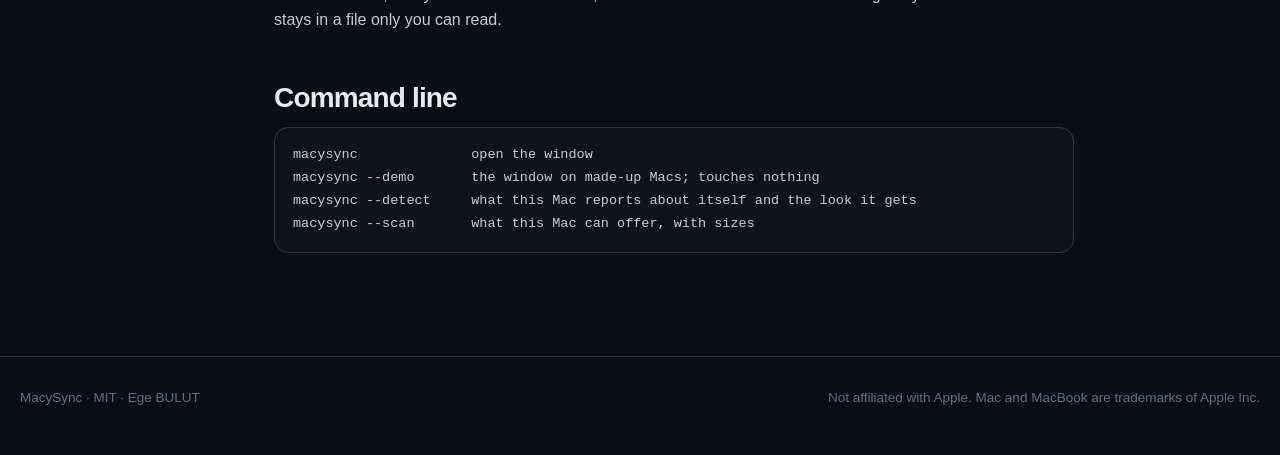
<file: site/docs/index.html>
<!doctype html>
<html lang="en">
<head>
<meta charset="utf-8">
<meta name="viewport" content="width=device-width, initial-scale=1">
<title>Docs: how to move a Mac with MacySync</title>
<meta name="description" content="What MacySync needs, the first run, finding and pairing Macs, picking and moving, the setup agent, security and the command line.">
<link rel="canonical" href="https://macysync.vercel.app/docs/">
<meta name="google-site-verification" content="s66rd8O_x1saL6PLGpSpIPeHmGazHyTo27NTPkK-GJg">
<meta property="og:type" content="website">
<meta property="og:site_name" content="MacySync">
<meta property="og:url" content="https://macysync.vercel.app/docs/">
<meta property="og:title" content="Docs: how to move a Mac with MacySync">
<meta property="og:description" content="What MacySync needs, the first run, finding and pairing Macs, picking and moving, the setup agent, security and the command line.">
<meta property="og:image" content="https://macysync.vercel.app/og.png">
<meta property="og:image:width" content="1200">
<meta property="og:image:height" content="630">
<meta name="twitter:card" content="summary_large_image">
<meta name="twitter:title" content="Docs: how to move a Mac with MacySync">
<meta name="twitter:description" content="What MacySync needs, the first run, finding and pairing Macs, picking and moving, the setup agent, security and the command line.">
<meta name="twitter:image" content="https://macysync.vercel.app/og.png">
<meta name="theme-color" content="#0a0e14">
<link rel="alternate" hreflang="en" href="https://macysync.vercel.app/docs/">
<link rel="alternate" hreflang="tr" href="https://macysync.vercel.app/tr/docs/">
<link rel="alternate" hreflang="x-default" href="https://macysync.vercel.app/docs/">
<meta property="og:locale" content="en_US">
<link rel="icon" href="data:image/svg+xml,%3Csvg xmlns='http://www.w3.org/2000/svg' viewBox='0 0 32 32'%3E%3Crect width='32' height='32' rx='8' fill='%230a0e14'/%3E%3Cpath d='M5 19c4-8 8-8 11-3s7 5 11-3' fill='none' stroke='%234c9dff' stroke-width='3.5' stroke-linecap='round'/%3E%3C/svg%3E">
<link rel="stylesheet" href="../site.css">
</head>
<body>

<nav>
  <div class="wrap">
    <a class="brand" href="../">Macy<b>~</b>Sync <small>MYSY</small></a>
    <div class="links">
      <a href="../#how" class="opt" data-i="nav.how">How it works</a>
      <a href="../features/" data-i="nav.features">Features</a>
      <a href="../docs/" class="on" data-i="nav.docs">Docs</a>
      <a href="../changelog/" class="opt" data-i="nav.changelog">Changelog</a>
      <a href="../download/" data-i="nav.download">Download</a>
    </div>
    <a class="twin-nav to-wavy" href="../wavy/" title="WavySync, the twin app">Wavy<b>~</b></a>
    <button class="btn lang" id="lang" aria-label="Language">TR</button>
  </div>
</nav>

<header class="page-head">
  <div class="wrap">
    <span class="caps" data-i="docs.k">Docs</span>
    <h1 data-i="docs.h">How <em>Macy~Sync</em> works</h1>
    <p class="sub" data-i="docs.p">From the first run to the agent that finishes the setup.</p>
  </div>
</header>

<section>
  <div class="wrap doc">
    <aside class="toc"><div class="toc-list">
      <a href="#status" data-i="dc.t1">Status</a><a href="#need" data-i="dc.t2">What you need</a><a href="#first" data-i="dc.t3">First run</a>
      <a href="#pair" data-i="dc.t4">Find and pair</a><a href="#move" data-i="dc.t5">Pick and move</a><a href="#agent" data-i="dc.t6">The agent</a>
      <a href="#security" data-i="dc.t7">Security</a><a href="#cli" data-i="dc.t8">Command line</a>
    </div></aside>
    <div class="prose">
      <div data-l="en">
        <h2 id="status">Status</h2>
        <p>MacySync 0.1.1 is out for Apple silicon (the Download page). It covers the whole move: each Mac's identity and look, the bus repo, finding the Macs on your account, Send or Receive with approval, the Pick tree, the encrypted Mac to Mac stream on the Move screen, and the setup brief for an agent.</p>
        <h2 id="need">What you need</h2>
        <ul><li>Two Macs, both running MacySync.</li><li>One GitHub account, signed in on both (the GitHub CLI works too).</li><li>The two Macs on the same network, or both on Tailscale.</li><li>For the setup step, an agent: Claude Code, Codex, OpenRouter, Ollama or a command of your own.</li></ul>
        <h2 id="first">First run</h2>
        <p>MacySync gives the Mac a random eight digit id, takes its computer name, and reads the hardware to guess the model and colour it draws. Change the name and the look on the Device tab. It then makes or picks your private bus repo and registers the Mac there with its public key.</p>
        <h2 id="pair">Find and pair</h2>
        <p>On the right, press Find Macs on this account. Point at a Mac to light it up, click to pick it. Between the two, press Send or Receive; the other Mac shows a request and its owner approves it. The direction holds for this session only.</p>
        <h2 id="move">Pick and move</h2>
        <p>The sender offers a tree: categories, apps or folders, then the parts of each. The receiver ticks what it wants; ticking a parent ticks every leaf under it. Only the ticked leaves travel, straight from Mac to Mac. Things that can be rebuilt, like caches and <code>node_modules</code>, can be left out.</p>
        <h2 id="agent">The agent</h2>
        <p>Each item lands in a staging folder, then in place; whatever was already there is kept. The new Mac writes <code>AGENTS.md</code> and <code>GOAL.md</code> into the transfer folder and runs the agent command you chose, for example:</p>
        <pre><code>cd {dir} &amp;&amp; claude "Read AGENTS.md and GOAL.md in this folder and do what they say."</code></pre>
        <h2 id="security">Security</h2>
        <p>Small things on GitHub (the offer, the picks, the stream key) are sealed boxes to the other Mac's public key (X25519, XSalsa20-Poly1305). The files go as an XChaCha20-Poly1305 stream under a random key only the two Macs know; every frame is authenticated, and a cut stream fails instead of ending early. The device secret stays in a file only you can read.</p>
        <h2 id="cli">Command line</h2>
        <pre><code>macysync              open the window
macysync --demo       the window on made-up Macs; touches nothing
macysync --detect     what this Mac reports about itself and the look it gets
macysync --scan       what this Mac can offer, with sizes</code></pre>
      </div>
      <div data-l="tr">
        <h2 id="status">Durum</h2>
        <p>MacySync 0.1.1, Apple silicon için çıktı (İndir sayfası). Taşımanın tamamını kapsar: her Mac'in kimliği ve görünümü, bus deposu, hesaptaki Mac'leri bulma, onaylı Gönder ya da Al, Seç ağacı, Taşı ekranında Mac'ten Mac'e şifreli akış ve bir ajan için kurulum notu.</p>
        <h2 id="need">Ne gerekir</h2>
        <ul><li>İkisinde de MacySync çalışan iki Mac.</li><li>İkisinde de girişi yapılmış tek bir GitHub hesabı (GitHub CLI da olur).</li><li>Aynı ağda ya da ikisi de Tailscale'de iki Mac.</li><li>Kurulum adımı için bir ajan: Claude Code, Codex, OpenRouter, Ollama ya da kendi komutun.</li></ul>
        <h2 id="first">İlk açılış</h2>
        <p>MacySync Mac'e sekiz haneli rastgele bir kimlik verir, bilgisayar adını alır ve çizeceği modeli ve rengi tahmin etmek için donanımı okur. Adı ve görünümü Cihaz sekmesinden değiştirebilirsin. Sonra özel bus deposunu oluşturur ya da seçer ve Mac'i açık anahtarıyla oraya kaydeder.</p>
        <h2 id="pair">Bul ve eşleş</h2>
        <p>Sağda Bu hesaptaki Mac'leri bul'a bas. Bir Mac'in üstüne gel, ekranı yansın; tıklayıp seç. İkisinin arasında Gönder ya da Al'a bas; diğer Mac bir istek gösterir ve sahibi onaylar. Yön yalnızca bu oturum için geçerlidir.</p>
        <h2 id="move">Seç ve taşı</h2>
        <p>Gönderen bir ağaç sunar: kategoriler, uygulamalar ya da klasörler, sonra her birinin parçaları. Alan istediklerini işaretler; bir üst öğeyi işaretlemek altındaki her şeyi işaretler. Yalnızca işaretlenenler gider, doğrudan Mac'ten Mac'e. Önbellekler ve <code>node_modules</code> gibi yeniden kurulabilenler dışarıda bırakılabilir.</p>
        <h2 id="agent">Ajan</h2>
        <p>Her öğe önce bir hazırlık klasörüne, sonra yerine iner; orada zaten olan korunur. Yeni Mac aktarım klasörüne <code>AGENTS.md</code> ve <code>GOAL.md</code> yazar ve seçtiğin ajan komutunu çalıştırır, örneğin:</p>
        <pre><code>cd {dir} &amp;&amp; claude "Read AGENTS.md and GOAL.md in this folder and do what they say."</code></pre>
        <h2 id="security">Güvenlik</h2>
        <p>GitHub'daki küçük şeyler (teklif, seçimler, akış anahtarı) diğer Mac'in açık anahtarına mühürlü kutulardır (X25519, XSalsa20-Poly1305). Dosyalar yalnızca iki Mac'in bildiği rastgele bir anahtarla XChaCha20-Poly1305 akışı olarak gider; her parça doğrulanır, kesilen bir akış erken bitmiş sayılmaz, hata verir. Cihaz sırrı yalnızca senin okuyabildiğin bir dosyada kalır.</p>
        <h2 id="cli">Komut satırı</h2>
        <pre><code>macysync              pencereyi açar
macysync --demo       pencere, uydurma Mac'lerle; hiçbir şeye dokunmaz
macysync --detect     bu Mac'in kendisi hakkında söyledikleri ve aldığı görünüm
macysync --scan       bu Mac'in sunabildikleri, boyutlarıyla</code></pre>
      </div>
    </div>
  </div>
</section>

<footer>
  <div class="wrap">
    <span>MacySync · MIT · Ege BULUT</span>
    <span data-i="foot">Not affiliated with Apple. Mac and MacBook are trademarks of Apple Inc.</span>
  </div>
</footer>

<script src="../site.js"></script>
</body>
</html>
</file>
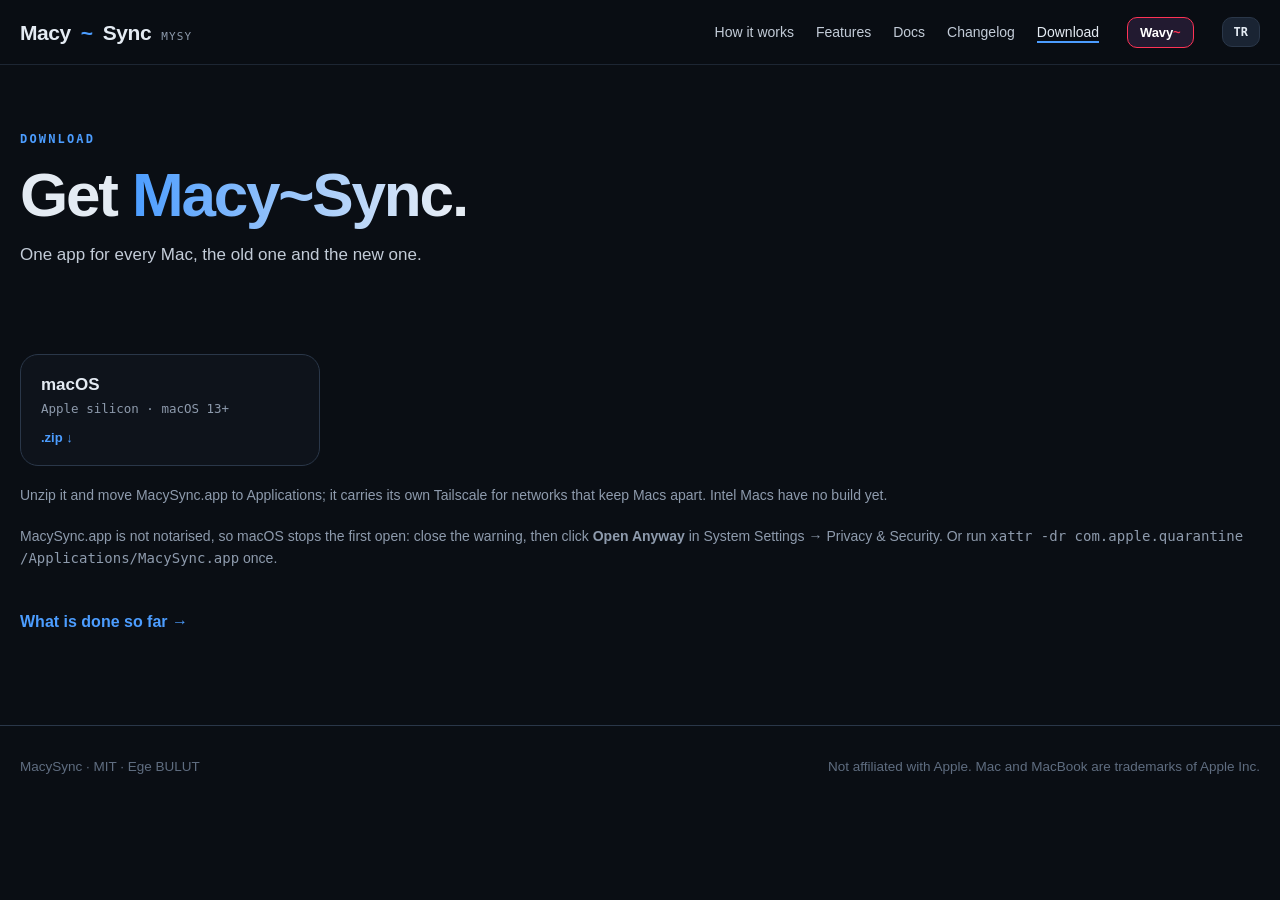
<file: site/download/index.html>
<!doctype html>
<html lang="en">
<head>
<meta charset="utf-8">
<meta name="viewport" content="width=device-width, initial-scale=1">
<title>Download MacySync for macOS</title>
<meta name="description" content="MacySync 0.1.1 for macOS on Apple silicon: one app for the old Mac and the new one.">
<link rel="canonical" href="https://macysync.vercel.app/download/">
<meta name="google-site-verification" content="s66rd8O_x1saL6PLGpSpIPeHmGazHyTo27NTPkK-GJg">
<meta property="og:type" content="website">
<meta property="og:site_name" content="MacySync">
<meta property="og:url" content="https://macysync.vercel.app/download/">
<meta property="og:title" content="Download MacySync for macOS">
<meta property="og:description" content="MacySync 0.1.1 for macOS on Apple silicon: one app for the old Mac and the new one.">
<meta property="og:image" content="https://macysync.vercel.app/og.png">
<meta property="og:image:width" content="1200">
<meta property="og:image:height" content="630">
<meta name="twitter:card" content="summary_large_image">
<meta name="twitter:title" content="Download MacySync for macOS">
<meta name="twitter:description" content="MacySync 0.1.1 for macOS on Apple silicon: one app for the old Mac and the new one.">
<meta name="twitter:image" content="https://macysync.vercel.app/og.png">
<meta name="theme-color" content="#0a0e14">
<link rel="alternate" hreflang="en" href="https://macysync.vercel.app/download/">
<link rel="alternate" hreflang="tr" href="https://macysync.vercel.app/tr/download/">
<link rel="alternate" hreflang="x-default" href="https://macysync.vercel.app/download/">
<meta property="og:locale" content="en_US">
<link rel="icon" href="data:image/svg+xml,%3Csvg xmlns='http://www.w3.org/2000/svg' viewBox='0 0 32 32'%3E%3Crect width='32' height='32' rx='8' fill='%230a0e14'/%3E%3Cpath d='M5 19c4-8 8-8 11-3s7 5 11-3' fill='none' stroke='%234c9dff' stroke-width='3.5' stroke-linecap='round'/%3E%3C/svg%3E">
<link rel="stylesheet" href="../site.css">
</head>
<body>

<nav>
  <div class="wrap">
    <a class="brand" href="../">Macy<b>~</b>Sync <small>MYSY</small></a>
    <div class="links">
      <a href="../#how" class="opt" data-i="nav.how">How it works</a>
      <a href="../features/" data-i="nav.features">Features</a>
      <a href="../docs/" data-i="nav.docs">Docs</a>
      <a href="../changelog/" class="opt" data-i="nav.changelog">Changelog</a>
      <a href="../download/" class="on" data-i="nav.download">Download</a>
    </div>
    <a class="twin-nav to-wavy" href="../wavy/" title="WavySync, the twin app">Wavy<b>~</b></a>
    <button class="btn lang" id="lang" aria-label="Language">TR</button>
  </div>
</nav>

<header class="page-head">
  <div class="wrap">
    <span class="caps" data-i="dl.k">Download</span>
    <h1 data-i="dl.h">Get <em>Macy~Sync</em>.</h1>
    <p class="sub" data-i="dp.p">One app for every Mac, the old one and the new one.</p>
  </div>
</header>

<section>
  <div class="wrap">
    <div class="dl">
      <a class="os" href="https://github.com/Ege-BULUT/MacySync/releases/latest/download/MacySync-macos-arm64.zip"><b>macOS</b><span>Apple silicon · macOS 13+</span><i>.zip ↓</i></a>
    </div>
    <p class="note" data-i="dp.n">Unzip it and move MacySync.app to Applications; it carries its own Tailscale for networks that keep Macs apart. Intel Macs have no build yet.</p>
    <p class="note" data-i="dp.o">MacySync.app is not notarised, so macOS stops the first open: close the warning, then click <b>Open Anyway</b> in System Settings → Privacy &amp; Security. Or run <code>xattr -dr com.apple.quarantine /Applications/MacySync.app</code> once.</p>
    <a class="more" href="../changelog/" data-i="dp.cl">What is done so far →</a>
  </div>
</section>

<footer>
  <div class="wrap">
    <span>MacySync · MIT · Ege BULUT</span>
    <span data-i="foot">Not affiliated with Apple. Mac and MacBook are trademarks of Apple Inc.</span>
  </div>
</footer>

<script src="../site.js"></script>
</body>
</html>
</file>
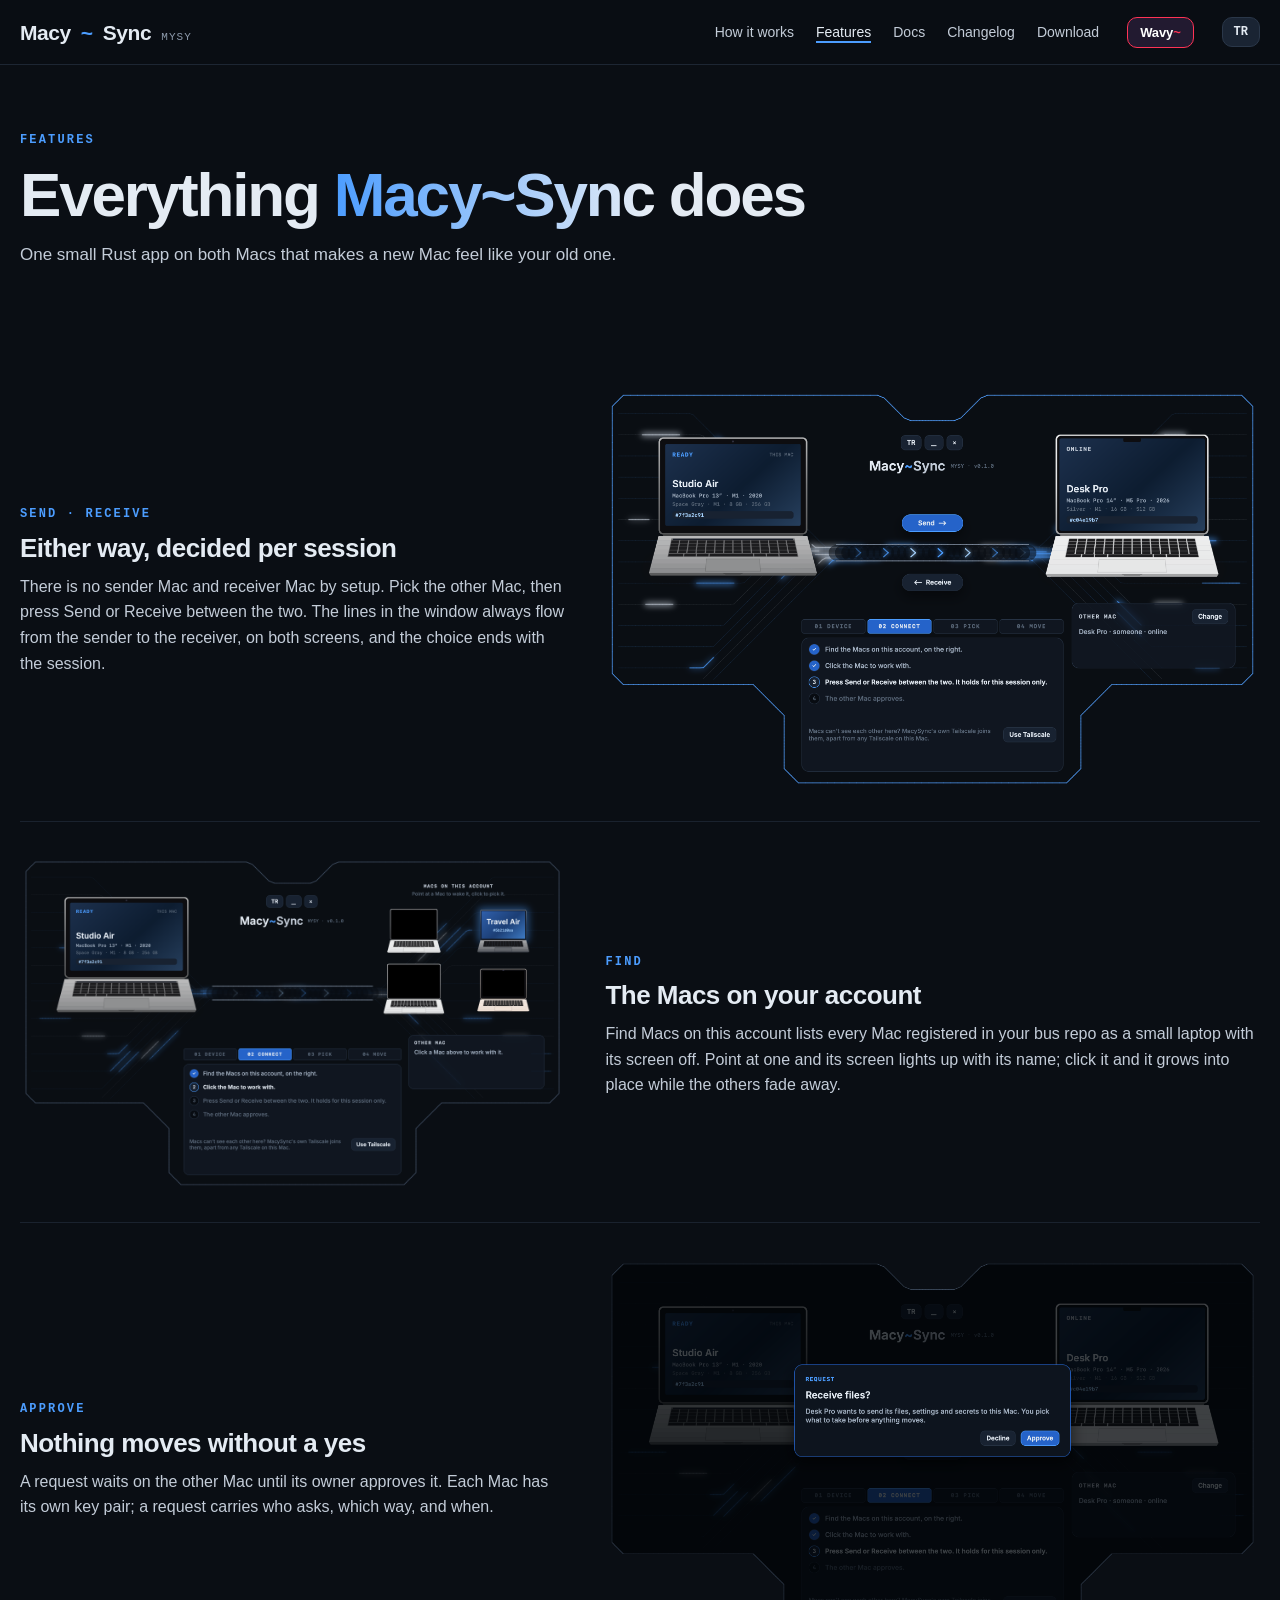
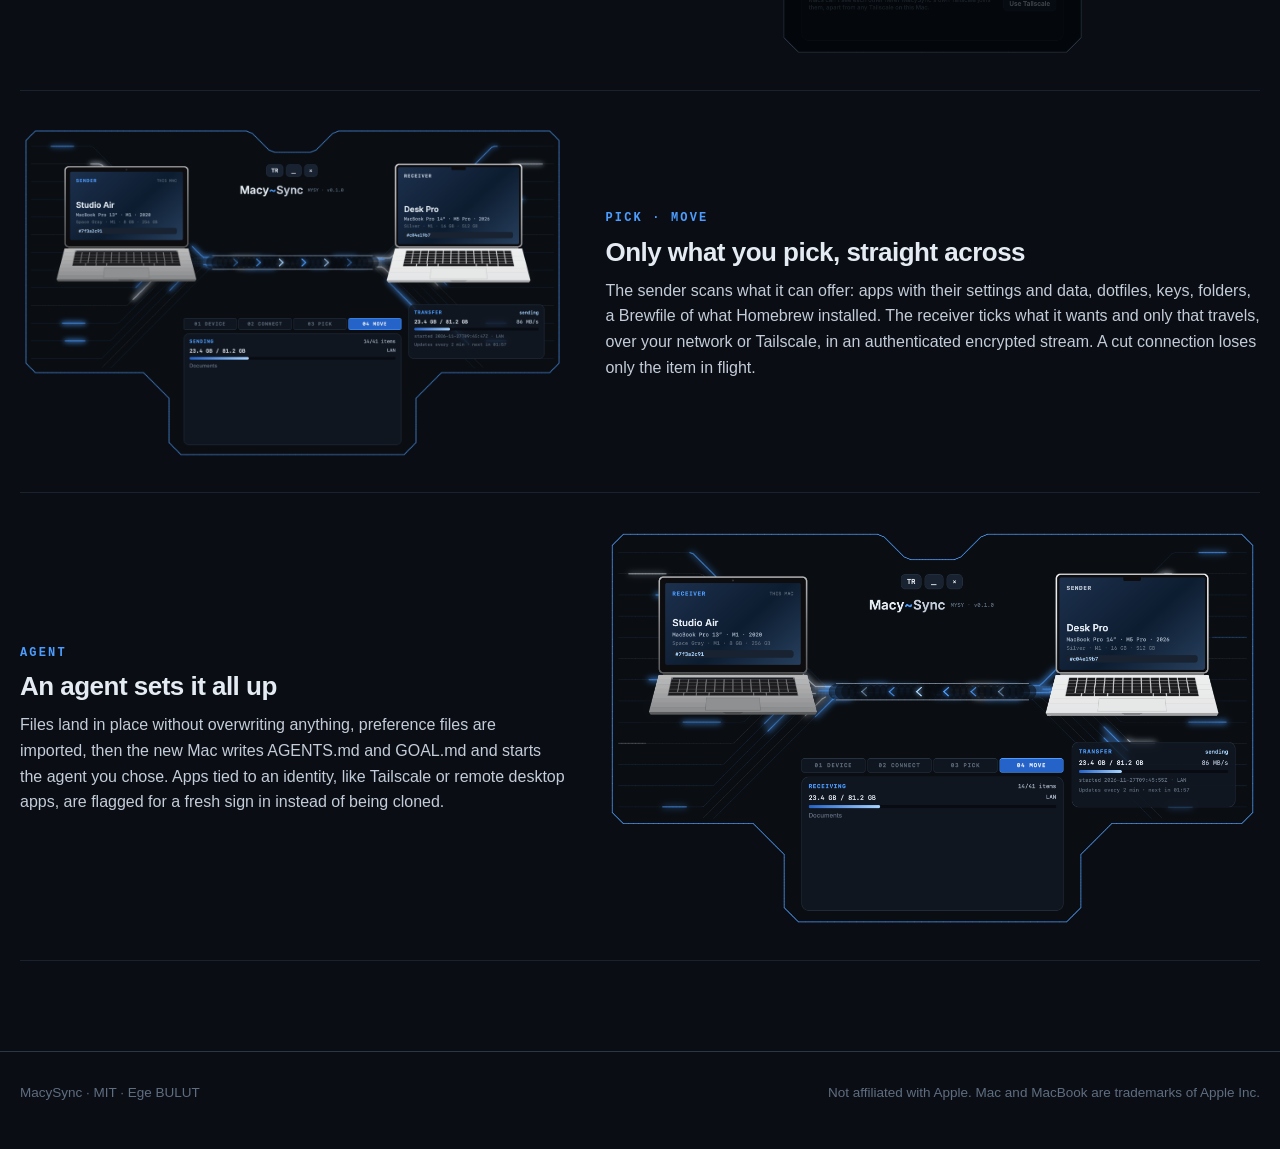
<file: site/features/index.html>
<!doctype html>
<html lang="en">
<head>
<meta charset="utf-8">
<meta name="viewport" content="width=device-width, initial-scale=1">
<title>Features: Send or Receive, pick, move and set up · MacySync</title>
<meta name="description" content="Any Mac sends or receives, picked per session; tick what you want from a tree; files go Mac to Mac, end-to-end encrypted; an AI agent sets everything up.">
<link rel="canonical" href="https://macysync.vercel.app/features/">
<meta name="google-site-verification" content="s66rd8O_x1saL6PLGpSpIPeHmGazHyTo27NTPkK-GJg">
<meta property="og:type" content="website">
<meta property="og:site_name" content="MacySync">
<meta property="og:url" content="https://macysync.vercel.app/features/">
<meta property="og:title" content="Features: Send or Receive, pick, move and set up · MacySync">
<meta property="og:description" content="Any Mac sends or receives, picked per session; tick what you want from a tree; files go Mac to Mac, end-to-end encrypted; an AI agent sets everything up.">
<meta property="og:image" content="https://macysync.vercel.app/og.png">
<meta property="og:image:width" content="1200">
<meta property="og:image:height" content="630">
<meta name="twitter:card" content="summary_large_image">
<meta name="twitter:title" content="Features: Send or Receive, pick, move and set up · MacySync">
<meta name="twitter:description" content="Any Mac sends or receives, picked per session; tick what you want from a tree; files go Mac to Mac, end-to-end encrypted; an AI agent sets everything up.">
<meta name="twitter:image" content="https://macysync.vercel.app/og.png">
<meta name="theme-color" content="#0a0e14">
<link rel="alternate" hreflang="en" href="https://macysync.vercel.app/features/">
<link rel="alternate" hreflang="tr" href="https://macysync.vercel.app/tr/features/">
<link rel="alternate" hreflang="x-default" href="https://macysync.vercel.app/features/">
<meta property="og:locale" content="en_US">
<link rel="icon" href="data:image/svg+xml,%3Csvg xmlns='http://www.w3.org/2000/svg' viewBox='0 0 32 32'%3E%3Crect width='32' height='32' rx='8' fill='%230a0e14'/%3E%3Cpath d='M5 19c4-8 8-8 11-3s7 5 11-3' fill='none' stroke='%234c9dff' stroke-width='3.5' stroke-linecap='round'/%3E%3C/svg%3E">
<link rel="stylesheet" href="../site.css">
</head>
<body>

<nav>
  <div class="wrap">
    <a class="brand" href="../">Macy<b>~</b>Sync <small>MYSY</small></a>
    <div class="links">
      <a href="../#how" class="opt" data-i="nav.how">How it works</a>
      <a href="../features/" class="on" data-i="nav.features">Features</a>
      <a href="../docs/" data-i="nav.docs">Docs</a>
      <a href="../changelog/" class="opt" data-i="nav.changelog">Changelog</a>
      <a href="../download/" data-i="nav.download">Download</a>
    </div>
    <a class="twin-nav to-wavy" href="../wavy/" title="WavySync, the twin app">Wavy<b>~</b></a>
    <button class="btn lang" id="lang" aria-label="Language">TR</button>
  </div>
</nav>

<header class="page-head">
  <div class="wrap">
    <span class="caps" data-i="f.k">Features</span>
    <h1 data-i="ft.h">Everything <em>Macy~Sync</em> does</h1>
    <p class="sub" data-i="ft.p">One small Rust app on both Macs that makes a new Mac feel like your old one.</p>
  </div>
</header>

<section>
  <div class="wrap">
    <div class="frow reveal">
      <div><span class="caps">SEND · RECEIVE</span><h3 data-i="ft.dir.h">Either way, decided per session</h3><p data-i="ft.dir.p">There is no sender Mac and receiver Mac by setup. Pick the other Mac, then press Send or Receive between the two. The lines in the window always flow from the sender to the receiver, on both screens, and the choice ends with the session.</p></div>
      <img src="../hover-send.png" width="2560" height="1560" alt="Send or Receive" loading="lazy">
    </div>
    <div class="frow reveal">
      <div><span class="caps">FIND</span><h3 data-i="ft.find.h">The Macs on your account</h3><p data-i="ft.find.p">Find Macs on this account lists every Mac registered in your bus repo as a small laptop with its screen off. Point at one and its screen lights up with its name; click it and it grows into place while the others fade away.</p></div>
      <img src="../find.png" width="2560" height="1560" alt="Find Macs on this account" loading="lazy">
    </div>
    <div class="frow reveal">
      <div><span class="caps">APPROVE</span><h3 data-i="ft.ask.h">Nothing moves without a yes</h3><p data-i="ft.ask.p">A request waits on the other Mac until its owner approves it. Each Mac has its own key pair; a request carries who asks, which way, and when.</p></div>
      <img src="../request.png" width="2560" height="1560" alt="Approve a request" loading="lazy">
    </div>
    <div class="frow reveal">
      <div><span class="caps">PICK · MOVE</span><h3 data-i="ft.move.h">Only what you pick, straight across</h3><p data-i="ft.move.p">The sender scans what it can offer: apps with their settings and data, dotfiles, keys, folders, a Brewfile of what Homebrew installed. The receiver ticks what it wants and only that travels, over your network or Tailscale, in an authenticated encrypted stream. A cut connection loses only the item in flight.</p></div>
      <img src="../sending.png" width="2560" height="1560" alt="Moving" loading="lazy">
    </div>
    <div class="frow reveal">
      <div><span class="caps">AGENT</span><h3 data-i="ft.agent.h">An agent sets it all up</h3><p data-i="ft.agent.p">Files land in place without overwriting anything, preference files are imported, then the new Mac writes AGENTS.md and GOAL.md and starts the agent you chose. Apps tied to an identity, like Tailscale or remote desktop apps, are flagged for a fresh sign in instead of being cloned.</p></div>
      <img src="../receiving.png" width="2560" height="1560" alt="Receiving and setting up" loading="lazy">
    </div>
  </div>
</section>

<footer>
  <div class="wrap">
    <span>MacySync · MIT · Ege BULUT</span>
    <span data-i="foot">Not affiliated with Apple. Mac and MacBook are trademarks of Apple Inc.</span>
  </div>
</footer>

<script src="../site.js"></script>
</body>
</html>
</file>
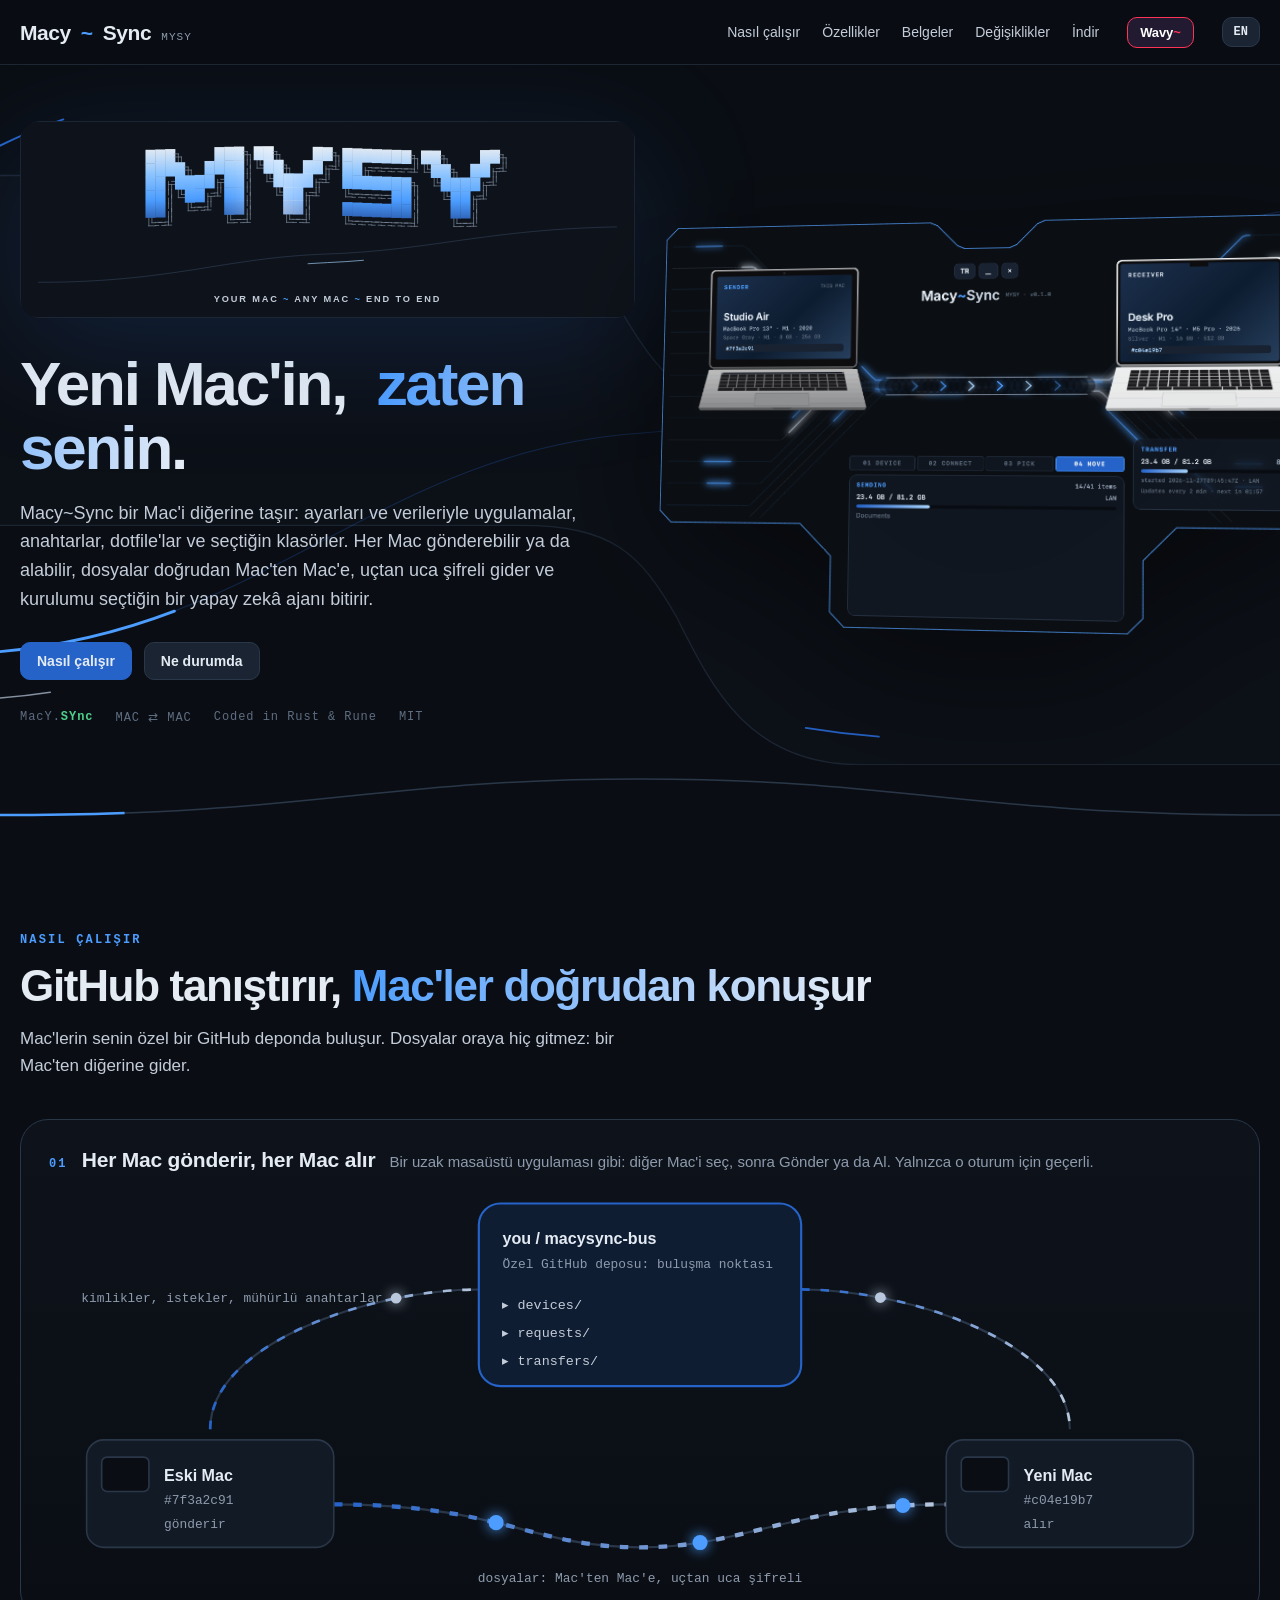
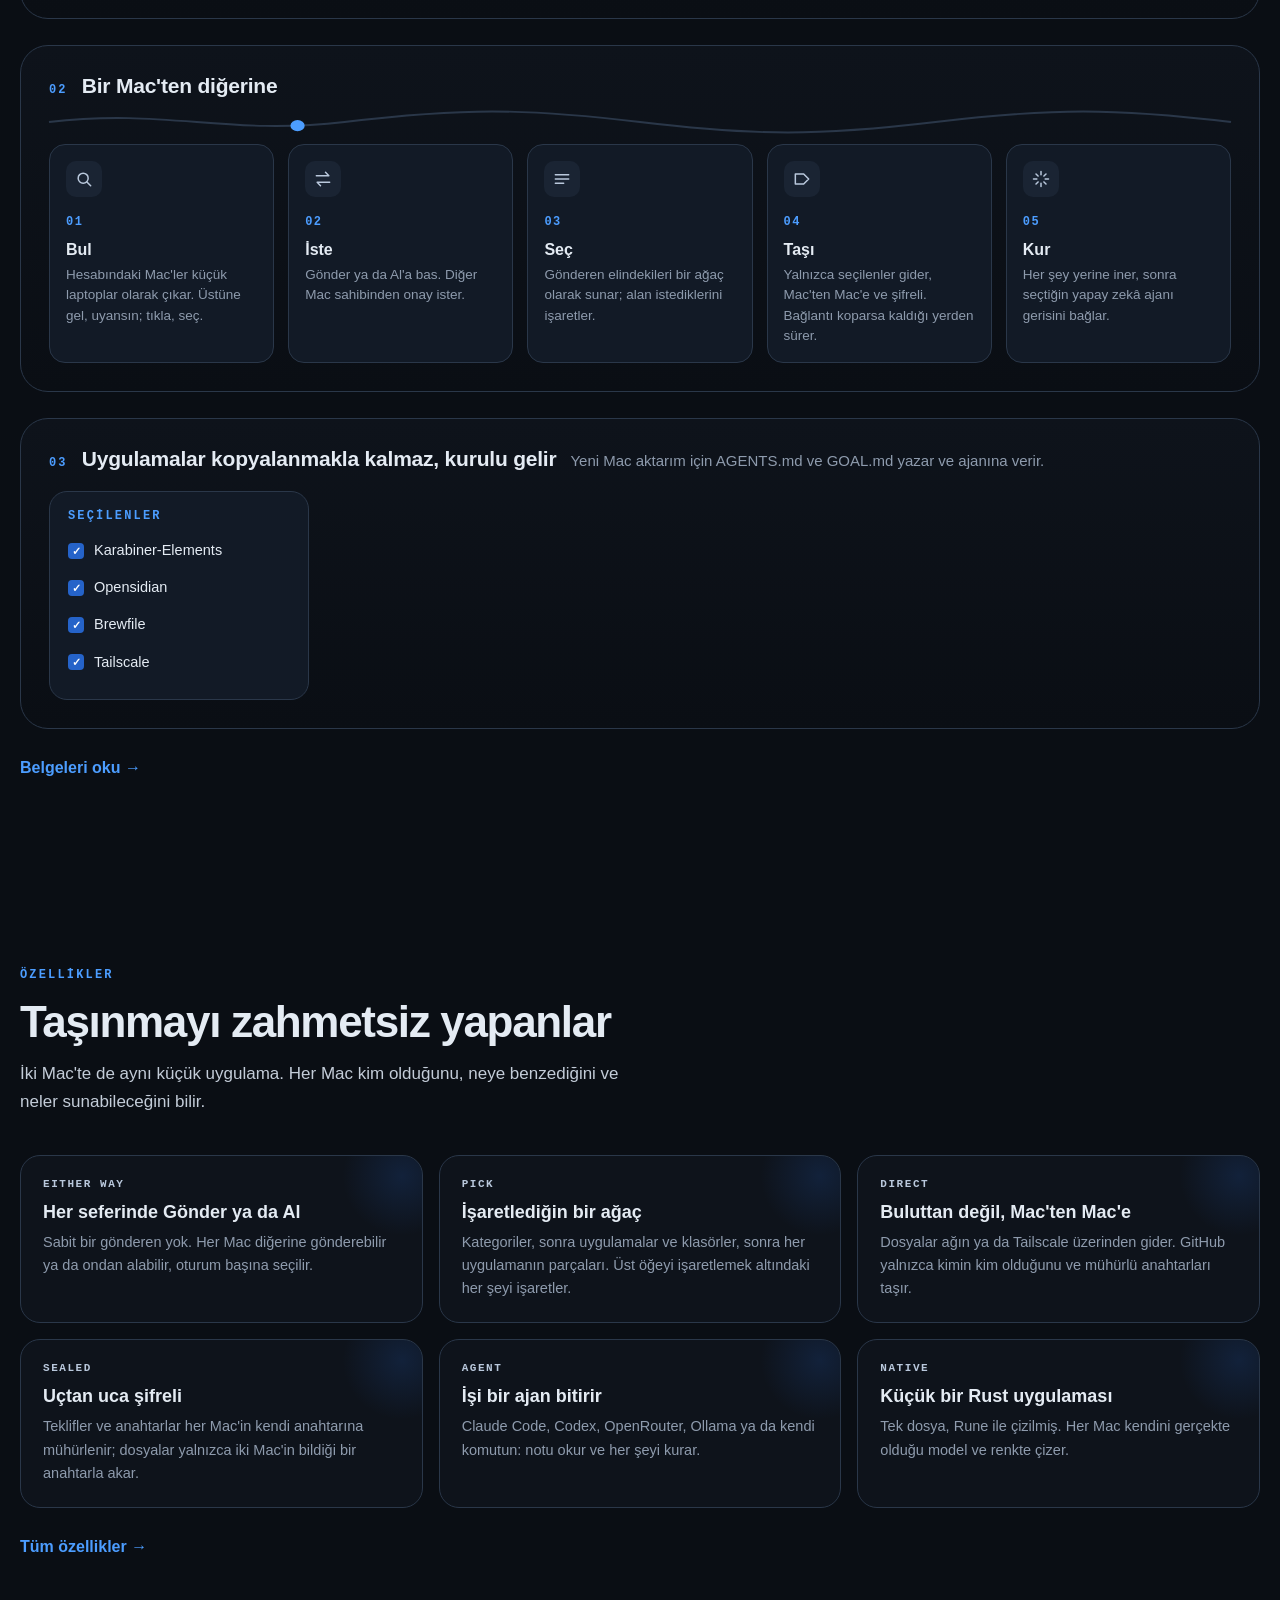
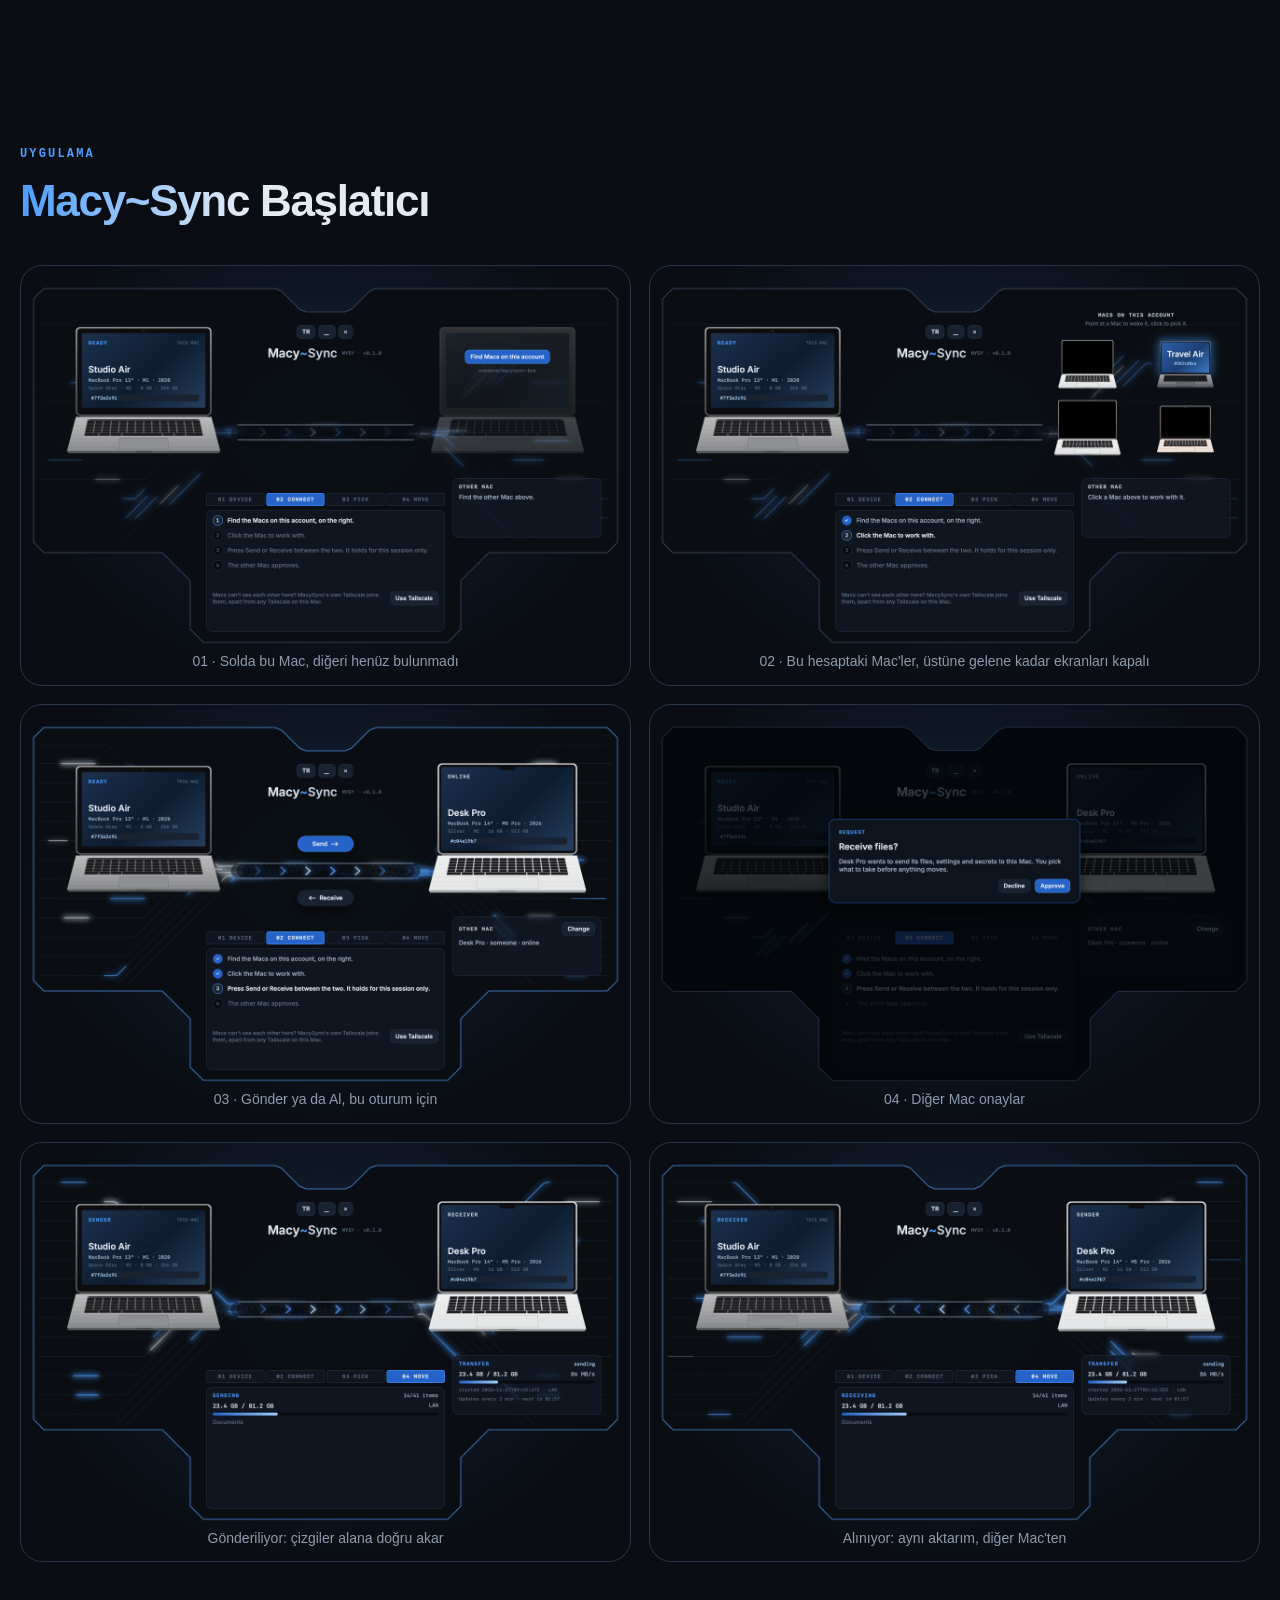
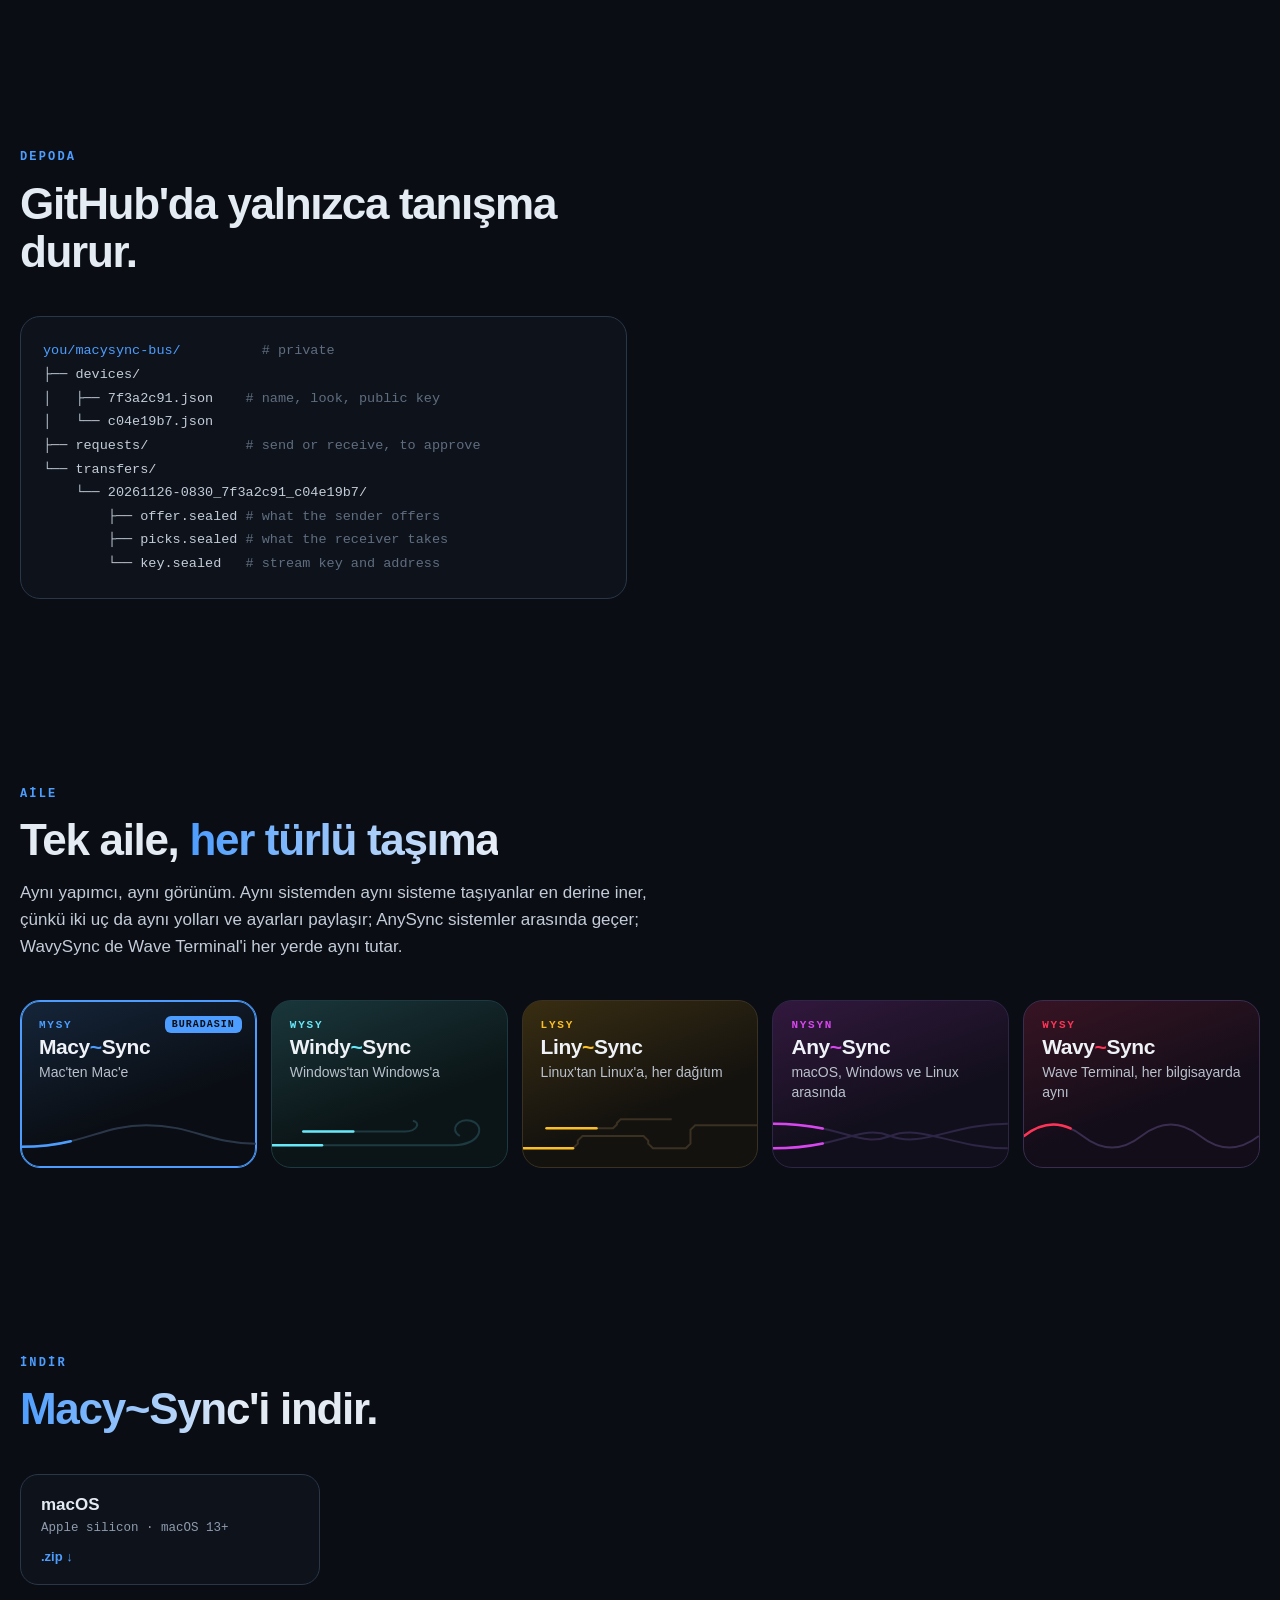
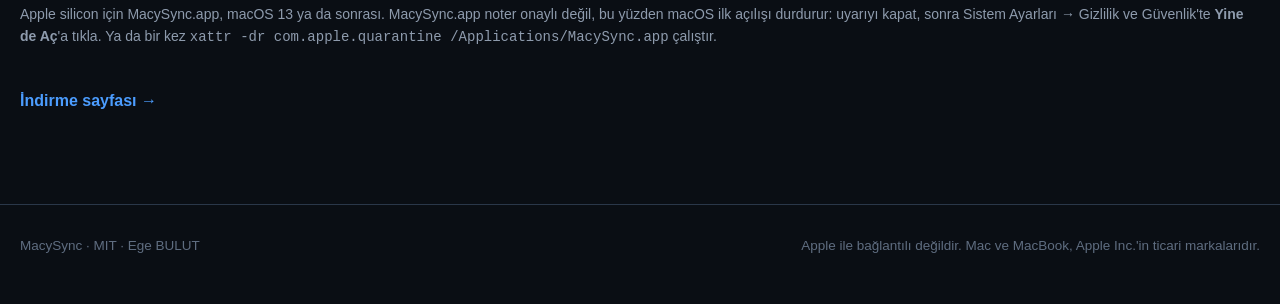
<file: site/tr/index.html>
<!doctype html>
<html lang="tr">
<head>
<meta charset="utf-8">
<meta name="viewport" content="width=device-width, initial-scale=1">
<title>MacySync: bir Mac'i yeni bir Mac'e uçtan uca şifreli taşı</title>
<meta name="description" content="MacySync bir Mac'i diğerine taşır: ayarlarıyla uygulamalar, anahtarlar, dotfile'lar ve seçtiğin klasörler. Her Mac gönderir ya da alır, dosyalar doğrudan Mac'ten Mac'e şifreli gider ve kurulumu bir yapay zekâ ajanı bitirir.">
<link rel="canonical" href="https://macysync.vercel.app/tr/">
<meta name="google-site-verification" content="s66rd8O_x1saL6PLGpSpIPeHmGazHyTo27NTPkK-GJg">
<meta property="og:type" content="website">
<meta property="og:site_name" content="MacySync">
<meta property="og:url" content="https://macysync.vercel.app/tr/">
<meta property="og:title" content="MacySync: bir Mac'i yeni bir Mac'e uçtan uca şifreli taşı">
<meta property="og:description" content="MacySync bir Mac'i diğerine taşır: ayarlarıyla uygulamalar, anahtarlar, dotfile'lar ve seçtiğin klasörler. Her Mac gönderir ya da alır, dosyalar doğrudan Mac'ten Mac'e şifreli gider ve kurulumu bir yapay zekâ ajanı bitirir.">
<meta property="og:image" content="https://macysync.vercel.app/og.png">
<meta property="og:image:width" content="1200">
<meta property="og:image:height" content="630">
<meta name="twitter:card" content="summary_large_image">
<meta name="twitter:title" content="MacySync: bir Mac'i yeni bir Mac'e uçtan uca şifreli taşı">
<meta name="twitter:description" content="MacySync bir Mac'i diğerine taşır: ayarlarıyla uygulamalar, anahtarlar, dotfile'lar ve seçtiğin klasörler. Her Mac gönderir ya da alır, dosyalar doğrudan Mac'ten Mac'e şifreli gider ve kurulumu bir yapay zekâ ajanı bitirir.">
<meta name="twitter:image" content="https://macysync.vercel.app/og.png">
<meta name="theme-color" content="#0a0e14">
<script type="application/ld+json">{"@context": "https://schema.org", "@type": "SoftwareApplication", "name": "MacySync", "applicationCategory": "UtilitiesApplication", "operatingSystem": "macOS", "url": "https://macysync.vercel.app/", "softwareVersion": "0.1.1", "license": "https://opensource.org/licenses/MIT", "image": "https://macysync.vercel.app/og.png", "description": "MacySync moves one Mac to another: apps with their settings, keys, dotfiles and the folders you pick. Any Mac sends or receives, files go straight Mac to Mac, end-to-end encrypted, and an AI agent finishes the setup.", "author": {"@type": "Person", "name": "Ege BULUT", "url": "https://github.com/Ege-BULUT"}, "offers": {"@type": "Offer", "price": "0", "priceCurrency": "USD"}}</script>
<link rel="alternate" hreflang="en" href="https://macysync.vercel.app/">
<link rel="alternate" hreflang="tr" href="https://macysync.vercel.app/tr/">
<link rel="alternate" hreflang="x-default" href="https://macysync.vercel.app/">
<meta property="og:locale" content="tr_TR">
<link rel="icon" href="data:image/svg+xml,%3Csvg xmlns='http://www.w3.org/2000/svg' viewBox='0 0 32 32'%3E%3Crect width='32' height='32' rx='8' fill='%230a0e14'/%3E%3Cpath d='M5 19c4-8 8-8 11-3s7 5 11-3' fill='none' stroke='%234c9dff' stroke-width='3.5' stroke-linecap='round'/%3E%3C/svg%3E">
<link rel="stylesheet" href="../site.css">
</head>
<body>

<nav>
  <div class="wrap">
    <a class="brand" href="./">Macy<b>~</b>Sync <small>MYSY</small></a>
    <div class="links">
      <a href="#how" class="opt" data-i="nav.how">Nasıl çalışır</a>
      <a href="features/" data-i="nav.features">Özellikler</a>
      <a href="docs/" data-i="nav.docs">Belgeler</a>
      <a href="changelog/" class="opt" data-i="nav.changelog">Değişiklikler</a>
      <a href="download/" data-i="nav.download">İndir</a>
    </div>
    <a class="twin-nav to-wavy" href="wavy/" title="WavySync, the twin app">Wavy<b>~</b></a>
    <button class="btn lang" id="lang" aria-label="Language">EN</button>
  </div>
</nav>

<header class="hero">
  <svg class="bg" viewBox="0 0 1440 760" preserveAspectRatio="xMidYMid slice" aria-hidden="true">
    <path class="tilde-fill" opacity=".55" d="M -40 120 H 520 C 640 120 660 210 720 300 C 760 360 800 380 900 380 H 1500 V 760 H 960 C 840 760 800 680 760 600 C 720 530 690 500 590 500 H -40 Z"/>
    <path class="swift base" d="M -40 640 C 300 640 420 420 720 400 S 1160 170 1500 150"/>
    <path class="swift a" d="M -40 640 C 300 640 420 420 720 400 S 1160 170 1500 150"/>
    <path class="swift b" d="M -40 690 C 320 690 440 470 720 440 S 1140 220 1500 200"/>
    <path class="swift c" d="M 20 90 C 160 20 340 0 560 40"/>
    <path class="swift c" style="animation-delay:-1.4s" d="M 900 720 C 1080 750 1260 720 1440 640"/>
  </svg>
  <div class="wrap hero-grid">
    <div>
      <img class="logo" src="../logo.svg" alt="MYSY, MacySync logo">
      <h1 data-i="hero.h">Yeni Mac'in,&nbsp;&nbsp;<em>zaten senin.</em></h1>
      <p class="lead" data-i="hero.p">Macy~Sync bir Mac'i diğerine taşır: ayarları ve verileriyle uygulamalar, anahtarlar, dotfile'lar ve seçtiğin klasörler. Her Mac gönderebilir ya da alabilir, dosyalar doğrudan Mac'ten Mac'e, uçtan uca şifreli gider ve kurulumu seçtiğin bir yapay zekâ ajanı bitirir.</p>
      <div class="cta">
        <a class="btn red" href="#how" data-i="hero.how">Nasıl çalışır</a>
        <a class="btn" href="changelog/" data-i="hero.status">Ne durumda</a>
      </div>
      <div class="ticker"><span>MacY.<b>SYnc</b></span><span>MAC ⇄ MAC</span><span>Coded in Rust &amp; Rune</span><span>MIT</span></div>
    </div>
    <div class="shot"><img src="../sending.png" width="2560" height="1560" alt="MacySync window: this Mac on the left sending to the other Mac on the right, with the transfer's progress"></div>
  </div>
</header>

<svg class="divider" viewBox="0 0 1440 70" preserveAspectRatio="none" aria-hidden="true"><path d="M0 50 C 360 50 420 14 720 14 S 1080 50 1440 50"/><path class="run" d="M0 50 C 360 50 420 14 720 14 S 1080 50 1440 50"/></svg>

<section id="how">
  <div class="wrap">
    <span class="caps" data-i="how.k">Nasıl çalışır</span>
    <h2 data-i="how.h">GitHub tanıştırır, <em>Mac'ler doğrudan konuşur</em></h2>
    <p class="sub" data-i="how.p">Mac'lerin senin özel bir GitHub deponda buluşur. Dosyalar oraya hiç gitmez: bir Mac'ten diğerine gider.</p>

    <div class="stage reveal">
      <div class="stage-head"><span class="caps">01</span><h3 data-i="d1.h">Her Mac gönderir, her Mac alır</h3><p data-i="d1.p">Bir uzak masaüstü uygulaması gibi: diğer Mac'i seç, sonra Gönder ya da Al. Yalnızca o oturum için geçerli.</p></div>
      <svg viewBox="0 0 1100 380" role="img" aria-label="Two Macs meet in a private GitHub repo and send files to each other directly">
        <defs>
          <linearGradient id="wireGrad" x1="0" x2="1"><stop offset="0" stop-color="#2563c9"/><stop offset="1" stop-color="#b9c8dc"/></linearGradient>
        </defs>
        <path id="c1" class="wire" d="M 150 230 C 150 150 300 100 400 100"/>
        <path id="c2" class="wire" d="M 700 100 C 800 100 950 150 950 230"/>
        <path class="wire hot" d="M 150 230 C 150 150 300 100 400 100"/>
        <path class="wire hot" style="animation-delay:-.6s" d="M 700 100 C 800 100 950 150 950 230"/>
        <path id="dw" class="wire" d="M 265 300 C 420 300 450 340 550 340 S 690 300 835 300"/>
        <path class="wire hot" style="stroke-width:4" d="M 265 300 C 420 300 450 340 550 340 S 690 300 835 300"/>

        <g class="node repo" transform="translate(400 20)">
          <rect width="300" height="170" rx="20"/>
          <text class="t" x="22" y="38">you / macysync-bus</text>
          <text class="s" x="22" y="60" data-i="d1.repo">Özel GitHub deposu: buluşma noktası</text>
          <text class="folder on" x="22" y="98">▸ devices/</text>
          <text class="folder on" style="animation-delay:1s" x="22" y="124">▸ requests/</text>
          <text class="folder on" style="animation-delay:2s" x="22" y="150">▸ transfers/</text>
        </g>
        <g class="node" transform="translate(35 240)"><rect width="230" height="100" rx="16"/><rect class="scr" x="14" y="16" width="44" height="32" rx="5"/><text class="t" x="72" y="38" data-i="d1.old">Eski Mac</text><text class="s" x="72" y="60">#7f3a2c91</text><text class="s" x="72" y="82" fill="#4c9dff" data-i="d1.send">gönderir</text></g>
        <g class="node" transform="translate(835 240)"><rect width="230" height="100" rx="16"/><rect class="scr" x="14" y="16" width="44" height="32" rx="5"/><text class="t" x="72" y="38" data-i="d1.new">Yeni Mac</text><text class="s" x="72" y="60">#c04e19b7</text><text class="s" x="72" y="82" fill="#4fd18b" data-i="d1.recv">alır</text></g>
        <text class="s" x="30" y="112" fill="#8e9bad" style="font:500 12px var(--mono)" data-i="d1.ctl">kimlikler, istekler, mühürlü anahtarlar</text>
        <text class="s" x="550" y="372" text-anchor="middle" fill="#8e9bad" style="font:500 12px var(--mono)" data-i="d1.files">dosyalar: Mac'ten Mac'e, uçtan uca şifreli</text>
        <circle class="pkt v" r="5"><animateMotion dur="3s" repeatCount="indefinite"><mpath href="#c1"/></animateMotion></circle>
        <circle class="pkt v" r="5"><animateMotion dur="3s" begin="1.5s" repeatCount="indefinite"><mpath href="#c2"/></animateMotion></circle>
        <circle class="pkt" r="7"><animateMotion dur="2.4s" repeatCount="indefinite"><mpath href="#dw"/></animateMotion></circle>
        <circle class="pkt" r="7"><animateMotion dur="2.4s" begin=".8s" repeatCount="indefinite"><mpath href="#dw"/></animateMotion></circle>
        <circle class="pkt" r="7"><animateMotion dur="2.4s" begin="1.6s" repeatCount="indefinite"><mpath href="#dw"/></animateMotion></circle>
      </svg>
    </div>

    <div class="stage reveal">
      <div class="stage-head"><span class="caps">02</span><h3 data-i="d2.h">Bir Mac'ten diğerine</h3></div>
      <div class="steps">
        <div class="rail" aria-hidden="true"><svg viewBox="0 0 1000 30" preserveAspectRatio="none"><path d="M0 15 C 100 0 150 30 250 15 S 400 0 500 15 S 650 30 750 15 S 900 0 1000 15" fill="none" stroke="#2a3749" stroke-width="2"/><circle r="6" fill="#4c9dff"><animateMotion dur="10s" repeatCount="indefinite" path="M0 15 C 100 0 150 30 250 15 S 400 0 500 15 S 650 30 750 15 S 900 0 1000 15"/></circle></svg></div>
        <div class="step"><div class="ic"><svg viewBox="0 0 24 24"><circle cx="11" cy="11" r="6"/><path d="M20 20l-4.5-4.5"/></svg></div><span class="n">01</span><h4 data-i="s1.h">Bul</h4><p data-i="s1.p">Hesabındaki Mac'ler küçük laptoplar olarak çıkar. Üstüne gel, uyansın; tıkla, seç.</p></div>
        <div class="step"><div class="ic"><svg viewBox="0 0 24 24"><path d="M4 8h15l-4-4M20 16H5l4 4"/></svg></div><span class="n">02</span><h4 data-i="s2.h">İste</h4><p data-i="s2.p">Gönder ya da Al'a bas. Diğer Mac sahibinden onay ister.</p></div>
        <div class="step"><div class="ic"><svg viewBox="0 0 24 24"><path d="M4 7h16M4 12h16M4 17h10"/></svg></div><span class="n">03</span><h4 data-i="s3.h">Seç</h4><p data-i="s3.p">Gönderen elindekileri bir ağaç olarak sunar; alan istediklerini işaretler.</p></div>
        <div class="step"><div class="ic"><svg viewBox="0 0 24 24"><path d="M4 6h10l6 6-6 6H4z"/></svg></div><span class="n">04</span><h4 data-i="s4.h">Taşı</h4><p data-i="s4.p">Yalnızca seçilenler gider, Mac'ten Mac'e ve şifreli. Bağlantı koparsa kaldığı yerden sürer.</p></div>
        <div class="step"><div class="ic"><svg viewBox="0 0 24 24"><path d="M12 3v4M12 17v4M3 12h4M17 12h4M6 6l2.5 2.5M15.5 15.5L18 18M6 18l2.5-2.5M15.5 8.5L18 6"/></svg></div><span class="n">05</span><h4 data-i="s5.h">Kur</h4><p data-i="s5.p">Her şey yerine iner, sonra seçtiğin yapay zekâ ajanı gerisini bağlar.</p></div>
      </div>
    </div>

    <div class="stage reveal">
      <div class="stage-head"><span class="caps">03</span><h3 data-i="d3.h">Uygulamalar kopyalanmakla kalmaz, kurulu gelir</h3><p data-i="d3.p">Yeni Mac aktarım için AGENTS.md ve GOAL.md yazar ve ajanına verir.</p></div>
      <div class="deps">
        <div class="wcard">
          <div class="caps" style="margin-bottom:10px" data-i="d3.w">Seçilenler</div>
          <div class="row"><span class="chk">✓</span>Karabiner-Elements</div>
          <div class="row"><span class="chk">✓</span>Opensidian</div>
          <div class="row"><span class="chk">✓</span>Brewfile</div>
          <div class="row"><span class="chk">✓</span>Tailscale</div>
        </div>
        <div class="chips">
          <div class="chip"><b>place</b>~/.config/karabiner<span class="ok">✓ placed</span></div>
          <div class="chip"><b>agent</b>open the vault in Opensidian<span class="ok">✓ wired</span></div>
          <div class="chip"><b>agent</b>brew bundle --file Brewfile<span class="ok">✓ installed</span></div>
          <div class="chip"><b>flag</b>Tailscale: sign in again<span class="ok">✓ noted</span></div>
        </div>
      </div>
    </div>
    <a class="more" href="docs/" data-i="more.docs">Belgeleri oku →</a>
  </div>
</section>

<section id="features">
  <div class="wrap">
    <span class="caps" data-i="f.k">Özellikler</span>
    <h2 data-i="f.h">Taşınmayı zahmetsiz yapanlar</h2>
    <p class="sub" data-i="f.p">İki Mac'te de aynı küçük uygulama. Her Mac kim olduğunu, neye benzediğini ve neler sunabileceğini bilir.</p>
    <div class="grid">
      <div class="card reveal"><span class="k">EITHER WAY</span><h3 data-i="f1.h">Her seferinde Gönder ya da Al</h3><p data-i="f1.p">Sabit bir gönderen yok. Her Mac diğerine gönderebilir ya da ondan alabilir, oturum başına seçilir.</p></div>
      <div class="card reveal"><span class="k">PICK</span><h3 data-i="f2.h">İşaretlediğin bir ağaç</h3><p data-i="f2.p">Kategoriler, sonra uygulamalar ve klasörler, sonra her uygulamanın parçaları. Üst öğeyi işaretlemek altındaki her şeyi işaretler.</p></div>
      <div class="card reveal"><span class="k">DIRECT</span><h3 data-i="f3.h">Buluttan değil, Mac'ten Mac'e</h3><p data-i="f3.p">Dosyalar ağın ya da Tailscale üzerinden gider. GitHub yalnızca kimin kim olduğunu ve mühürlü anahtarları taşır.</p></div>
      <div class="card reveal"><span class="k">SEALED</span><h3 data-i="f4.h">Uçtan uca şifreli</h3><p data-i="f4.p">Teklifler ve anahtarlar her Mac'in kendi anahtarına mühürlenir; dosyalar yalnızca iki Mac'in bildiği bir anahtarla akar.</p></div>
      <div class="card reveal"><span class="k">AGENT</span><h3 data-i="f5.h">İşi bir ajan bitirir</h3><p data-i="f5.p">Claude Code, Codex, OpenRouter, Ollama ya da kendi komutun: notu okur ve her şeyi kurar.</p></div>
      <div class="card reveal"><span class="k">NATIVE</span><h3 data-i="f6.h">Küçük bir Rust uygulaması</h3><p data-i="f6.p">Tek dosya, Rune ile çizilmiş. Her Mac kendini gerçekte olduğu model ve renkte çizer.</p></div>
    </div>
    <a class="more" href="features/" data-i="more.f">Tüm özellikler →</a>
  </div>
</section>

<section id="screens">
  <div class="wrap">
    <span class="caps" data-i="g.k">Uygulama</span>
    <h2 data-i="g.h"><em>Macy~Sync</em> Başlatıcı</h2>
    <div class="gallery">
      <figure class="reveal"><img src="../start.png" width="2560" height="1560" alt="This Mac on the left, the other Mac still to find" loading="lazy"><figcaption data-i="g1">01 · Solda bu Mac, diğeri henüz bulunmadı</figcaption></figure>
      <figure class="reveal"><img src="../find.png" width="2560" height="1560" alt="The Macs on this account" loading="lazy"><figcaption data-i="g2">02 · Bu hesaptaki Mac'ler, üstüne gelene kadar ekranları kapalı</figcaption></figure>
      <figure class="reveal"><img src="../hover-send.png" width="2560" height="1560" alt="Send or Receive between the two Macs" loading="lazy"><figcaption data-i="g3">03 · Gönder ya da Al, bu oturum için</figcaption></figure>
      <figure class="reveal"><img src="../request.png" width="2560" height="1560" alt="The other Mac approves" loading="lazy"><figcaption data-i="g4">04 · Diğer Mac onaylar</figcaption></figure>
      <figure class="reveal"><img src="../sending.png" width="2560" height="1560" alt="Sending" loading="lazy"><figcaption data-i="g5">Gönderiliyor: çizgiler alana doğru akar</figcaption></figure>
      <figure class="reveal"><img src="../receiving.png" width="2560" height="1560" alt="Receiving" loading="lazy"><figcaption data-i="g6">Alınıyor: aynı aktarım, diğer Mac'ten</figcaption></figure>
    </div>
  </div>
</section>

<section id="layout">
  <div class="wrap split">
    <div>
      <span class="caps" data-i="l.k">Depoda</span>
      <h2 data-i="l.h">GitHub'da yalnızca tanışma durur.</h2>
      <pre class="tree"><span class="r">you/macysync-bus/</span>          <span class="c"># private</span>
├── devices/
│   ├── 7f3a2c91.json    <span class="c"># name, look, public key</span>
│   └── c04e19b7.json
├── requests/            <span class="c"># send or receive, to approve</span>
└── transfers/
    └── 20261126-0830_7f3a2c91_c04e19b7/
        ├── offer.sealed <span class="c"># what the sender offers</span>
        ├── picks.sealed <span class="c"># what the receiver takes</span>
        └── key.sealed   <span class="c"># stream key and address</span></pre>
    </div>
    <div class="never reveal" style="margin-top:58px">
      <h3 data-i="n.h">GitHub'a asla gitmeyenler</h3>
      <ul>
        <li data-i="n.1">Dosyaların: Mac'ten Mac'e giderler</li>
        <li data-i="n.2">Taşıdıkların hakkında okunabilir hiçbir şey: teklifler ve seçimler mühürlü</li>
        <li data-i="n.3">GitHub girişin: sistem anahtar zincirinde kalır</li>
        <li data-i="n.4">İşaretlemediğin her şey</li>
      </ul>
    </div>
  </div>
</section>

<section id="family">
  <div class="wrap">
    <span class="caps" data-i="fam.k">Aile</span>
    <h2 data-i="fam.h">Tek aile, <em>her türlü taşıma</em></h2>
    <p class="sub" data-i="fam.p">Aynı yapımcı, aynı görünüm. Aynı sistemden aynı sisteme taşıyanlar en derine iner, çünkü iki uç da aynı yolları ve ayarları paylaşır; AnySync sistemler arasında geçer; WavySync de Wave Terminal'i her yerde aynı tutar.</p>
    <div class="fam">
      <a class="fm here" href="https://macysync.vercel.app/" style="--fa:#4c9dff;--fbg:#0a0e14;--fe:#2a3749"><svg viewBox="0 0 300 60" preserveAspectRatio="none" aria-hidden="true"><path class="fb" d="M0 44 C 80 44 100 16 160 16 S 240 40 300 40"/><path class="fr" style="animation-delay:-0.0s" d="M0 44 C 80 44 100 16 160 16 S 240 40 300 40"/></svg><span class="fk">MYSY</span><b>Macy<i>~</i>Sync</b><span class="fl" data-i="fam.macysync">Mac'ten Mac'e</span><span class="fh" data-i="fam.here">buradasın</span></a>
      <a class="fm" href="https://windysync.vercel.app/" style="--fa:#67e8f9;--fbg:#0b1517;--fe:#1d3a40"><svg viewBox="0 0 300 60" preserveAspectRatio="none" aria-hidden="true"><path class="fb" d="M0 42 H 232 C 266 42 274 16 254 10 C 238 6 226 22 240 30"/><path class="fr" style="animation-delay:-0.0s" d="M0 42 H 232 C 266 42 274 16 254 10 C 238 6 226 22 240 30"/><path class="fb" d="M40 24 H 170 C 186 24 190 12 180 10"/><path class="fr" style="animation-delay:-1.3s" d="M40 24 H 170 C 186 24 190 12 180 10"/></svg><span class="fk">WYSY</span><b>Windy<i>~</i>Sync</b><span class="fl" data-i="fam.windysync">Windows'tan Windows'a</span></a>
      <a class="fm" href="https://linysync.vercel.app/" style="--fa:#fbbf24;--fbg:#14120e;--fe:#3a3122"><svg viewBox="0 0 300 60" preserveAspectRatio="none" aria-hidden="true"><path class="fb" d="M 0 46 L 64 46 L 70 40 L 70 36 L 76 30 L 154 30 L 160 36 L 160 40 L 166 46 L 208 46 L 214 40 L 214 22 L 220 16 L 300 16"/><path class="fr" style="animation-delay:-0.0s" d="M 0 46 L 64 46 L 70 40 L 70 36 L 76 30 L 154 30 L 160 36 L 160 40 L 166 46 L 208 46 L 214 40 L 214 22 L 220 16 L 300 16"/><path class="fb" d="M 30 20 L 115 20 L 120 15 L 120 13 L 125 8 L 190 8"/><path class="fr" style="animation-delay:-1.3s" d="M 30 20 L 115 20 L 120 15 L 120 13 L 125 8 L 190 8"/></svg><span class="fk">LYSY</span><b>Liny<i>~</i>Sync</b><span class="fl" data-i="fam.linysync">Linux'tan Linux'a, her dağıtım</span></a>
      <a class="fm" href="https://anysync.vercel.app/" style="--fa:#d946ef;--fbg:#120f1c;--fe:#2e2547"><svg viewBox="0 0 300 60" preserveAspectRatio="none" aria-hidden="true"><path class="fb" d="M0 46 C 90 46 110 14 150 30 S 230 14 300 14"/><path class="fr" style="animation-delay:-0.0s" d="M0 46 C 90 46 110 14 150 30 S 230 14 300 14"/><path class="fb" d="M0 14 C 90 14 110 46 150 30 S 230 46 300 46"/><path class="fr" style="animation-delay:-1.3s" d="M0 14 C 90 14 110 46 150 30 S 230 46 300 46"/></svg><span class="fk">NYSYN</span><b>Any<i>~</i>Sync</b><span class="fl" data-i="fam.anysync">macOS, Windows ve Linux arasında</span></a>
      <a class="fm" href="https://wavysync.vercel.app/" style="--fa:#ff3355;--fbg:#120d19;--fe:#3a2d4f"><svg viewBox="0 0 300 60" preserveAspectRatio="none" aria-hidden="true"><path class="fb" d="M0 30 C 25 10 50 10 75 30 S 125 50 150 30 S 200 10 225 30 S 275 50 300 30"/><path class="fr" style="animation-delay:-0.0s" d="M0 30 C 25 10 50 10 75 30 S 125 50 150 30 S 200 10 225 30 S 275 50 300 30"/></svg><span class="fk">WYSY</span><b>Wavy<i>~</i>Sync</b><span class="fl" data-i="fam.wavysync">Wave Terminal, her bilgisayarda aynı</span></a>
    </div>
  </div>
</section>

<section id="download">
  <div class="wrap">
    <span class="caps" data-i="dl.k">İndir</span>
    <h2 data-i="dl.h"><em>Macy~Sync</em>'i indir.</h2>
    <div class="dl">
      <a class="os" href="https://github.com/Ege-BULUT/MacySync/releases/latest/download/MacySync-macos-arm64.zip"><b>macOS</b><span>Apple silicon · macOS 13+</span><i>.zip ↓</i></a>
    </div>
    <p class="note" data-i="dl.n">Apple silicon için MacySync.app, macOS 13 ya da sonrası. MacySync.app noter onaylı değil, bu yüzden macOS ilk açılışı durdurur: uyarıyı kapat, sonra Sistem Ayarları → Gizlilik ve Güvenlik'te <b>Yine de Aç</b>'a tıkla. Ya da bir kez <code>xattr -dr com.apple.quarantine /Applications/MacySync.app</code> çalıştır.</p>
    <a class="more" href="download/" data-i="more.dl">İndirme sayfası →</a>
  </div>
</section>

<footer>
  <div class="wrap">
    <span>MacySync · MIT · Ege BULUT</span>
    <span data-i="foot">Apple ile bağlantılı değildir. Mac ve MacBook, Apple Inc.'in ticari markalarıdır.</span>
  </div>
</footer>

<script src="../site.js"></script>
</body>
</html>
</file>
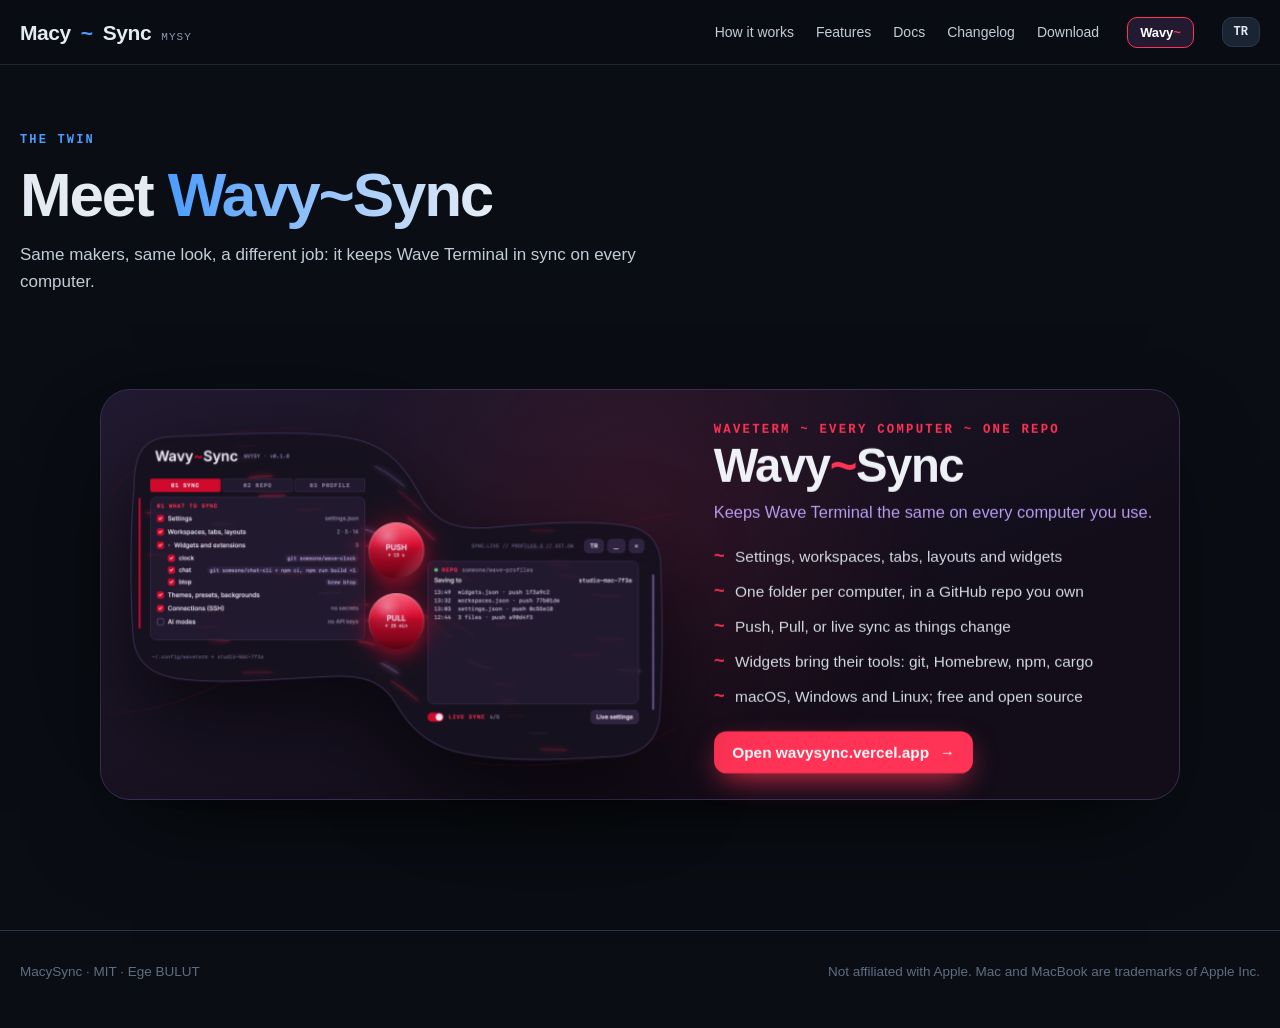
<file: site/wavy/index.html>
<!doctype html>
<html lang="en">
<head>
<meta charset="utf-8">
<meta name="viewport" content="width=device-width, initial-scale=1">
<title>WavySync, MacySync's twin: sync Wave Terminal across computers</title>
<meta name="description" content="WavySync keeps Wave Terminal the same on every computer: settings, workspaces, layouts and widgets through a GitHub repo you own. MacySync's twin.">
<link rel="canonical" href="https://macysync.vercel.app/wavy/">
<meta name="google-site-verification" content="s66rd8O_x1saL6PLGpSpIPeHmGazHyTo27NTPkK-GJg">
<meta property="og:type" content="website">
<meta property="og:site_name" content="MacySync">
<meta property="og:url" content="https://macysync.vercel.app/wavy/">
<meta property="og:title" content="WavySync, MacySync's twin: sync Wave Terminal across computers">
<meta property="og:description" content="WavySync keeps Wave Terminal the same on every computer: settings, workspaces, layouts and widgets through a GitHub repo you own. MacySync's twin.">
<meta property="og:image" content="https://macysync.vercel.app/og.png">
<meta property="og:image:width" content="1200">
<meta property="og:image:height" content="630">
<meta name="twitter:card" content="summary_large_image">
<meta name="twitter:title" content="WavySync, MacySync's twin: sync Wave Terminal across computers">
<meta name="twitter:description" content="WavySync keeps Wave Terminal the same on every computer: settings, workspaces, layouts and widgets through a GitHub repo you own. MacySync's twin.">
<meta name="twitter:image" content="https://macysync.vercel.app/og.png">
<meta name="theme-color" content="#0a0e14">
<link rel="alternate" hreflang="en" href="https://macysync.vercel.app/wavy/">
<link rel="alternate" hreflang="tr" href="https://macysync.vercel.app/tr/wavy/">
<link rel="alternate" hreflang="x-default" href="https://macysync.vercel.app/wavy/">
<meta property="og:locale" content="en_US">
<link rel="icon" href="data:image/svg+xml,%3Csvg xmlns='http://www.w3.org/2000/svg' viewBox='0 0 32 32'%3E%3Crect width='32' height='32' rx='8' fill='%230a0e14'/%3E%3Cpath d='M5 19c4-8 8-8 11-3s7 5 11-3' fill='none' stroke='%234c9dff' stroke-width='3.5' stroke-linecap='round'/%3E%3C/svg%3E">
<link rel="stylesheet" href="../site.css">
</head>
<body>

<nav>
  <div class="wrap">
    <a class="brand" href="../">Macy<b>~</b>Sync <small>MYSY</small></a>
    <div class="links">
      <a href="../#how" class="opt" data-i="nav.how">How it works</a>
      <a href="../features/" data-i="nav.features">Features</a>
      <a href="../docs/" data-i="nav.docs">Docs</a>
      <a href="../changelog/" class="opt" data-i="nav.changelog">Changelog</a>
      <a href="../download/" data-i="nav.download">Download</a>
    </div>
    <a class="twin-nav to-wavy" href="../wavy/" title="WavySync, the twin app">Wavy<b>~</b></a>
    <button class="btn lang" id="lang" aria-label="Language">TR</button>
  </div>
</nav>

<header class="page-head">
  <div class="wrap">
    <span class="caps" data-i="tw.k">The twin</span>
    <h1 data-i="tw.h">Meet <em>Wavy~Sync</em></h1>
    <p class="sub" data-i="tw.p">Same makers, same look, a different job: it keeps Wave Terminal in sync on every computer.</p>
  </div>
</header>

<section>
  <div class="wrap twin-stage">
    <a class="twin to-wavy" href="https://wavysync.vercel.app/">
      <img src="../wavy.png" width="2400" height="1440" alt="WavySync launcher: what to sync, Push and Pull, the repo feed">
      <div>
        <span class="tk">WaveTerm ~ every computer ~ one repo</span>
        <p class="tn">Wavy<b>~</b>Sync</p>
        <p class="tl" data-i="tw.l">Keeps Wave Terminal the same on every computer you use.</p>
        <ul>
          <li data-i="tw.1">Settings, workspaces, tabs, layouts and widgets</li>
          <li data-i="tw.2">One folder per computer, in a GitHub repo you own</li>
          <li data-i="tw.3">Push, Pull, or live sync as things change</li>
          <li data-i="tw.4">Widgets bring their tools: git, Homebrew, npm, cargo</li>
          <li data-i="tw.5">macOS, Windows and Linux; free and open source</li>
        </ul>
        <span class="tgo"><span data-i="tw.go">Open wavysync.vercel.app</span> →</span>
      </div>
    </a>
  </div>
</section>

<footer>
  <div class="wrap">
    <span>MacySync · MIT · Ege BULUT</span>
    <span data-i="foot">Not affiliated with Apple. Mac and MacBook are trademarks of Apple Inc.</span>
  </div>
</footer>

<script src="../site.js"></script>
</body>
</html>
</file>
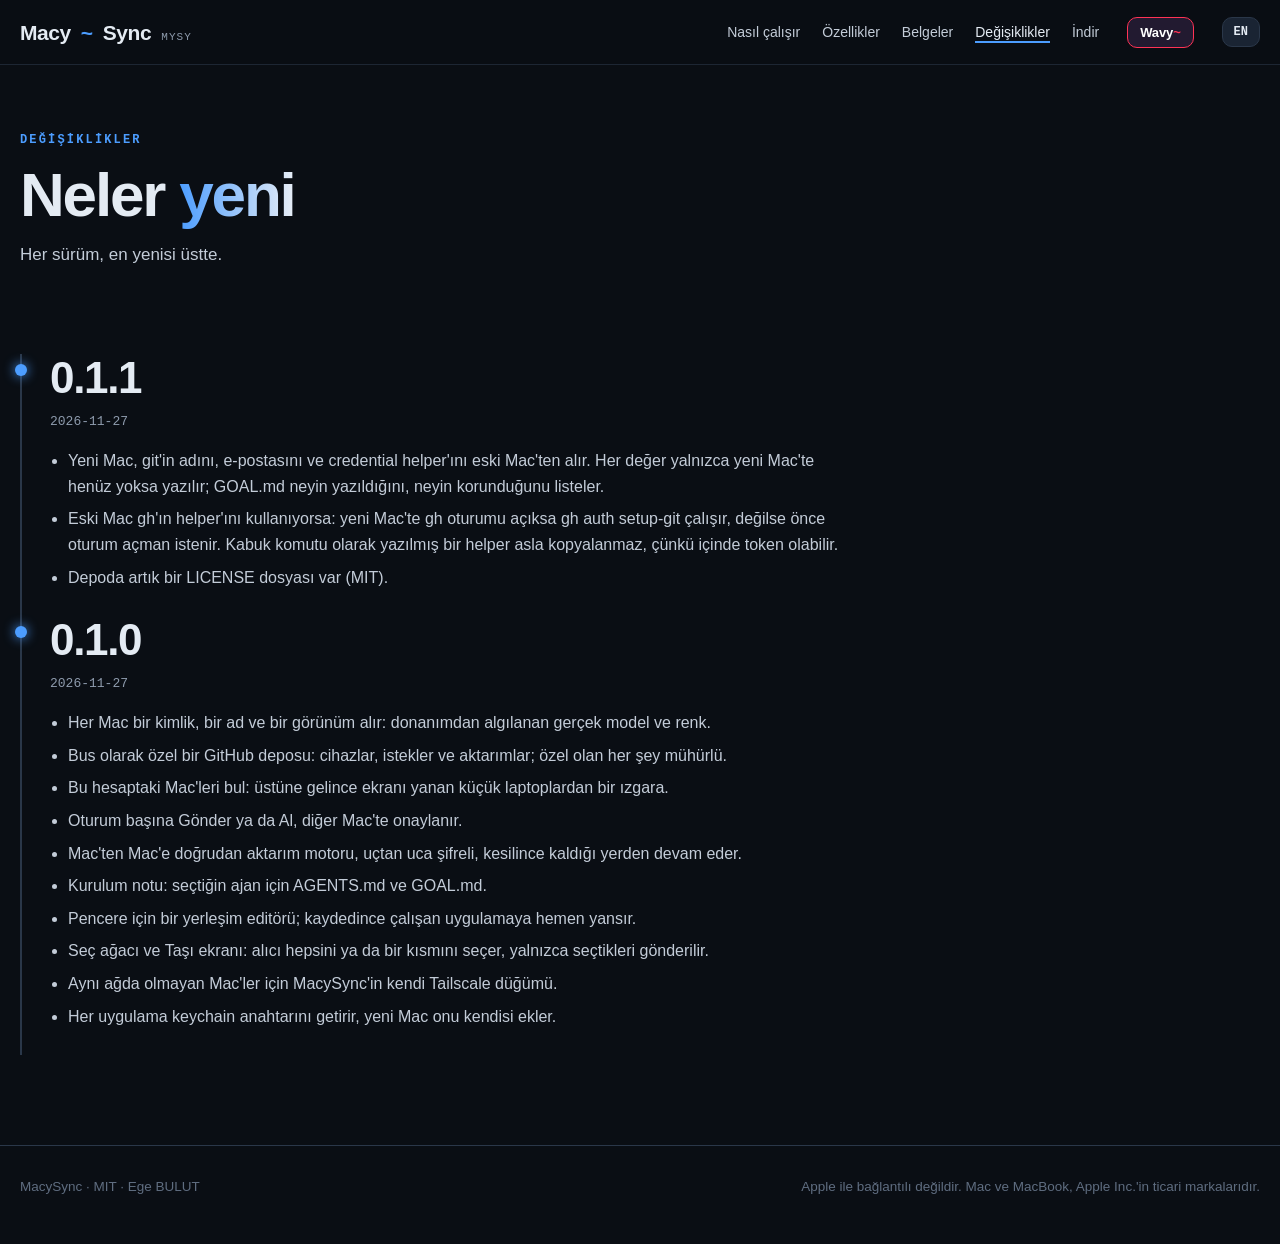
<file: site/tr/changelog/index.html>
<!doctype html>
<html lang="tr">
<head>
<meta charset="utf-8">
<meta name="viewport" content="width=device-width, initial-scale=1">
<title>Değişiklikler · MacySync</title>
<meta name="description" content="Her MacySync sürümü ve neyin değiştiği, en yenisi üstte.">
<link rel="canonical" href="https://macysync.vercel.app/tr/changelog/">
<meta name="google-site-verification" content="s66rd8O_x1saL6PLGpSpIPeHmGazHyTo27NTPkK-GJg">
<meta property="og:type" content="website">
<meta property="og:site_name" content="MacySync">
<meta property="og:url" content="https://macysync.vercel.app/tr/changelog/">
<meta property="og:title" content="Değişiklikler · MacySync">
<meta property="og:description" content="Her MacySync sürümü ve neyin değiştiği, en yenisi üstte.">
<meta property="og:image" content="https://macysync.vercel.app/og.png">
<meta property="og:image:width" content="1200">
<meta property="og:image:height" content="630">
<meta name="twitter:card" content="summary_large_image">
<meta name="twitter:title" content="Değişiklikler · MacySync">
<meta name="twitter:description" content="Her MacySync sürümü ve neyin değiştiği, en yenisi üstte.">
<meta name="twitter:image" content="https://macysync.vercel.app/og.png">
<meta name="theme-color" content="#0a0e14">
<link rel="alternate" hreflang="en" href="https://macysync.vercel.app/changelog/">
<link rel="alternate" hreflang="tr" href="https://macysync.vercel.app/tr/changelog/">
<link rel="alternate" hreflang="x-default" href="https://macysync.vercel.app/changelog/">
<meta property="og:locale" content="tr_TR">
<link rel="icon" href="data:image/svg+xml,%3Csvg xmlns='http://www.w3.org/2000/svg' viewBox='0 0 32 32'%3E%3Crect width='32' height='32' rx='8' fill='%230a0e14'/%3E%3Cpath d='M5 19c4-8 8-8 11-3s7 5 11-3' fill='none' stroke='%234c9dff' stroke-width='3.5' stroke-linecap='round'/%3E%3C/svg%3E">
<link rel="stylesheet" href="../../site.css">
</head>
<body>

<nav>
  <div class="wrap">
    <a class="brand" href="../">Macy<b>~</b>Sync <small>MYSY</small></a>
    <div class="links">
      <a href="../#how" class="opt" data-i="nav.how">Nasıl çalışır</a>
      <a href="../features/" data-i="nav.features">Özellikler</a>
      <a href="../docs/" data-i="nav.docs">Belgeler</a>
      <a href="./" class="opt on" data-i="nav.changelog">Değişiklikler</a>
      <a href="../download/" data-i="nav.download">İndir</a>
    </div>
    <a class="twin-nav to-wavy" href="../wavy/" title="WavySync, the twin app">Wavy<b>~</b></a>
    <button class="btn lang" id="lang" aria-label="Language">EN</button>
  </div>
</nav>

<header class="page-head">
  <div class="wrap">
    <span class="caps" data-i="cl.k">Değişiklikler</span>
    <h1 data-i="cl.h">Neler <em>yeni</em></h1>
    <p class="sub" data-i="cl.p">Her sürüm, en yenisi üstte.</p>
  </div>
</header>

<section>
  <div class="wrap">
    <div class="release reveal">
      <h2>0.1.1</h2>
      <span class="date">2026-11-27</span>
      <ul data-l="tr">
        <li>Yeni Mac, git'in adını, e-postasını ve credential helper'ını eski Mac'ten alır. Her değer yalnızca yeni Mac'te henüz yoksa yazılır; GOAL.md neyin yazıldığını, neyin korunduğunu listeler.</li>
        <li>Eski Mac gh'ın helper'ını kullanıyorsa: yeni Mac'te gh oturumu açıksa gh auth setup-git çalışır, değilse önce oturum açman istenir. Kabuk komutu olarak yazılmış bir helper asla kopyalanmaz, çünkü içinde token olabilir.</li>
        <li>Depoda artık bir LICENSE dosyası var (MIT).</li>
      </ul>
    </div>
    <div class="release reveal">
      <h2>0.1.0</h2>
      <span class="date">2026-11-27</span>
      <ul data-l="tr">
        <li>Her Mac bir kimlik, bir ad ve bir görünüm alır: donanımdan algılanan gerçek model ve renk.</li>
        <li>Bus olarak özel bir GitHub deposu: cihazlar, istekler ve aktarımlar; özel olan her şey mühürlü.</li>
        <li>Bu hesaptaki Mac'leri bul: üstüne gelince ekranı yanan küçük laptoplardan bir ızgara.</li>
        <li>Oturum başına Gönder ya da Al, diğer Mac'te onaylanır.</li>
        <li>Mac'ten Mac'e doğrudan aktarım motoru, uçtan uca şifreli, kesilince kaldığı yerden devam eder.</li>
        <li>Kurulum notu: seçtiğin ajan için AGENTS.md ve GOAL.md.</li>
        <li>Pencere için bir yerleşim editörü; kaydedince çalışan uygulamaya hemen yansır.</li>
        <li>Seç ağacı ve Taşı ekranı: alıcı hepsini ya da bir kısmını seçer, yalnızca seçtikleri gönderilir.</li>
        <li>Aynı ağda olmayan Mac'ler için MacySync'in kendi Tailscale düğümü.</li>
        <li>Her uygulama keychain anahtarını getirir, yeni Mac onu kendisi ekler.</li>
      </ul>
    </div>
  </div>
</section>

<footer>
  <div class="wrap">
    <span>MacySync · MIT · Ege BULUT</span>
    <span data-i="foot">Apple ile bağlantılı değildir. Mac ve MacBook, Apple Inc.'in ticari markalarıdır.</span>
  </div>
</footer>

<script src="../../site.js"></script>
</body>
</html>
</file>
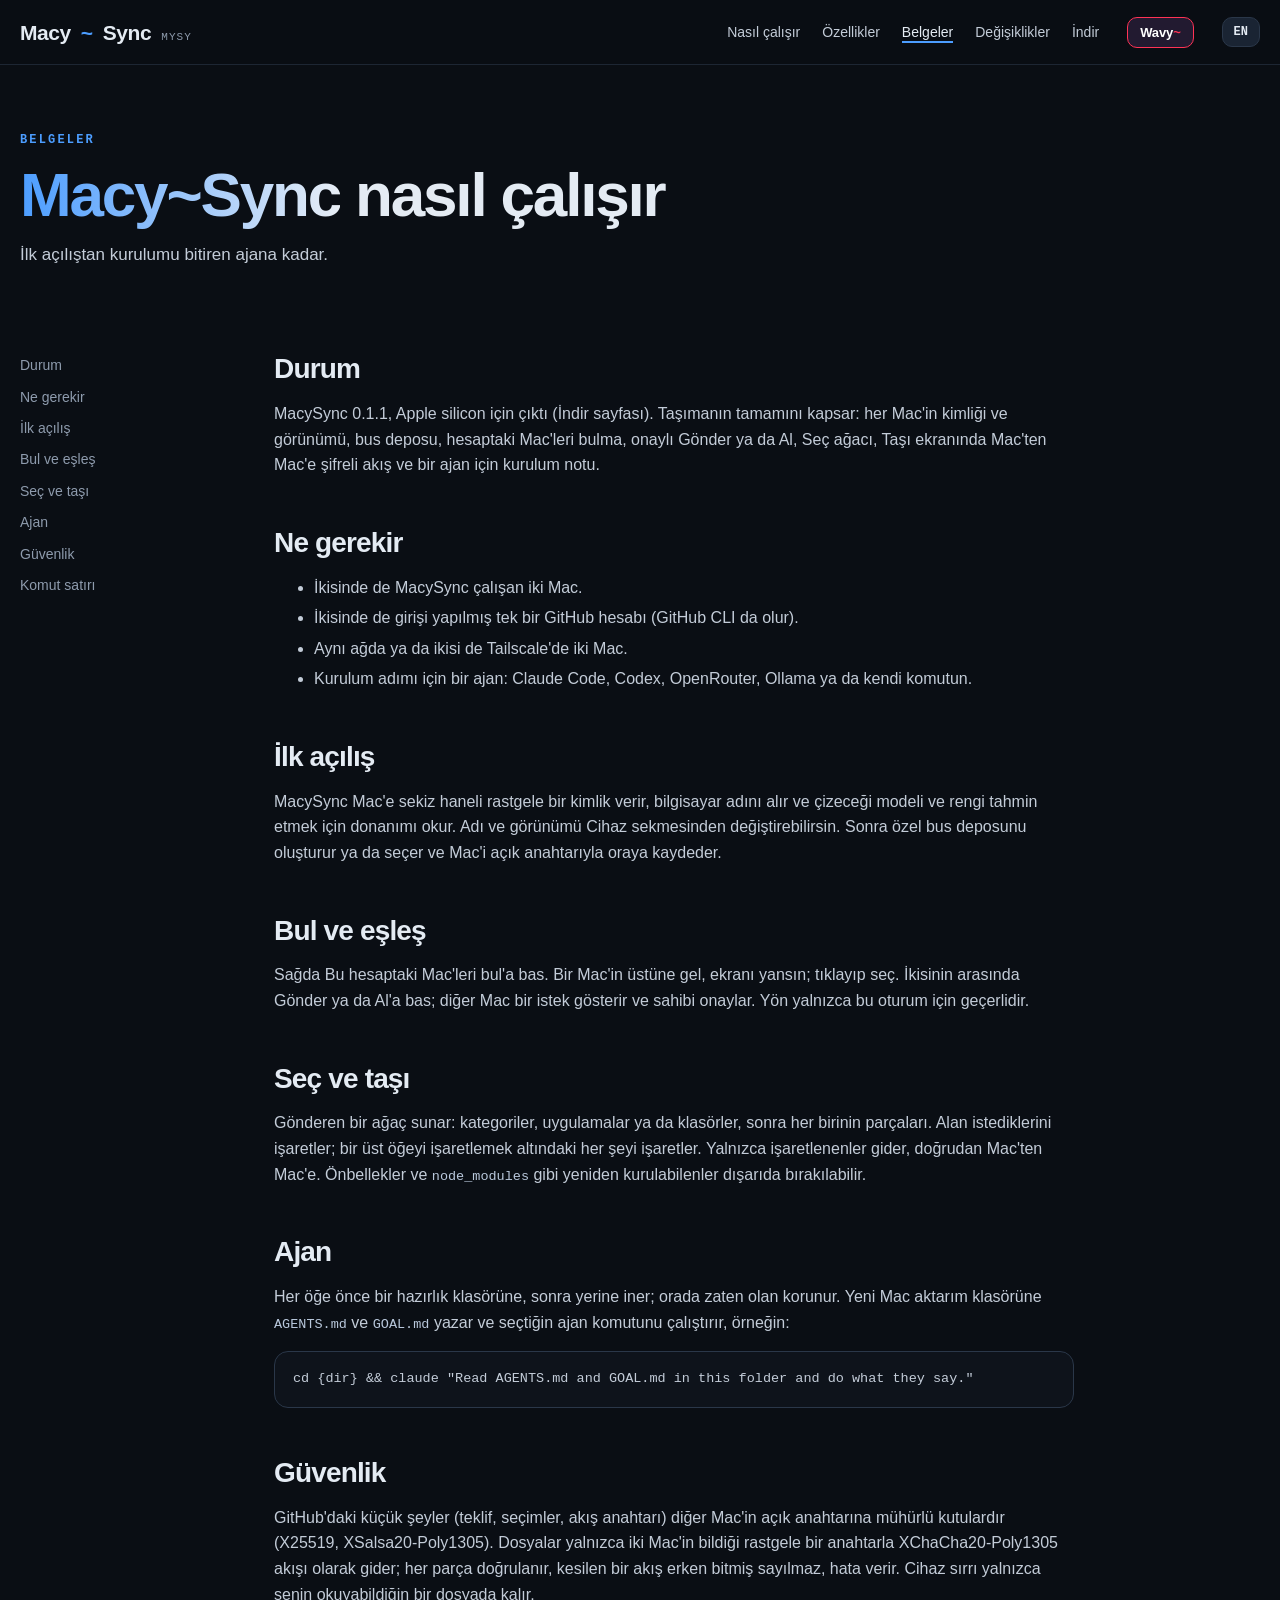
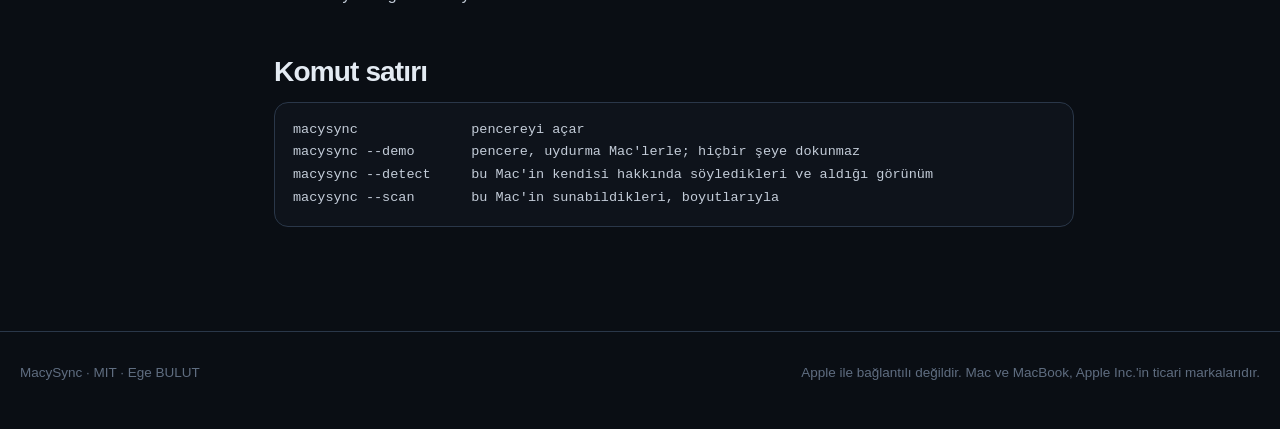
<file: site/tr/docs/index.html>
<!doctype html>
<html lang="tr">
<head>
<meta charset="utf-8">
<meta name="viewport" content="width=device-width, initial-scale=1">
<title>Belgeler: MacySync ile Mac nasıl taşınır</title>
<meta name="description" content="MacySync'in neye ihtiyacı olduğu, ilk açılış, Mac'leri bulma ve eşleme, seçme ve taşıma, kurulum ajanı, güvenlik ve komut satırı.">
<link rel="canonical" href="https://macysync.vercel.app/tr/docs/">
<meta name="google-site-verification" content="s66rd8O_x1saL6PLGpSpIPeHmGazHyTo27NTPkK-GJg">
<meta property="og:type" content="website">
<meta property="og:site_name" content="MacySync">
<meta property="og:url" content="https://macysync.vercel.app/tr/docs/">
<meta property="og:title" content="Belgeler: MacySync ile Mac nasıl taşınır">
<meta property="og:description" content="MacySync'in neye ihtiyacı olduğu, ilk açılış, Mac'leri bulma ve eşleme, seçme ve taşıma, kurulum ajanı, güvenlik ve komut satırı.">
<meta property="og:image" content="https://macysync.vercel.app/og.png">
<meta property="og:image:width" content="1200">
<meta property="og:image:height" content="630">
<meta name="twitter:card" content="summary_large_image">
<meta name="twitter:title" content="Belgeler: MacySync ile Mac nasıl taşınır">
<meta name="twitter:description" content="MacySync'in neye ihtiyacı olduğu, ilk açılış, Mac'leri bulma ve eşleme, seçme ve taşıma, kurulum ajanı, güvenlik ve komut satırı.">
<meta name="twitter:image" content="https://macysync.vercel.app/og.png">
<meta name="theme-color" content="#0a0e14">
<link rel="alternate" hreflang="en" href="https://macysync.vercel.app/docs/">
<link rel="alternate" hreflang="tr" href="https://macysync.vercel.app/tr/docs/">
<link rel="alternate" hreflang="x-default" href="https://macysync.vercel.app/docs/">
<meta property="og:locale" content="tr_TR">
<link rel="icon" href="data:image/svg+xml,%3Csvg xmlns='http://www.w3.org/2000/svg' viewBox='0 0 32 32'%3E%3Crect width='32' height='32' rx='8' fill='%230a0e14'/%3E%3Cpath d='M5 19c4-8 8-8 11-3s7 5 11-3' fill='none' stroke='%234c9dff' stroke-width='3.5' stroke-linecap='round'/%3E%3C/svg%3E">
<link rel="stylesheet" href="../../site.css">
</head>
<body>

<nav>
  <div class="wrap">
    <a class="brand" href="../">Macy<b>~</b>Sync <small>MYSY</small></a>
    <div class="links">
      <a href="../#how" class="opt" data-i="nav.how">Nasıl çalışır</a>
      <a href="../features/" data-i="nav.features">Özellikler</a>
      <a href="./" class="on" data-i="nav.docs">Belgeler</a>
      <a href="../changelog/" class="opt" data-i="nav.changelog">Değişiklikler</a>
      <a href="../download/" data-i="nav.download">İndir</a>
    </div>
    <a class="twin-nav to-wavy" href="../wavy/" title="WavySync, the twin app">Wavy<b>~</b></a>
    <button class="btn lang" id="lang" aria-label="Language">EN</button>
  </div>
</nav>

<header class="page-head">
  <div class="wrap">
    <span class="caps" data-i="docs.k">Belgeler</span>
    <h1 data-i="docs.h"><em>Macy~Sync</em> nasıl çalışır</h1>
    <p class="sub" data-i="docs.p">İlk açılıştan kurulumu bitiren ajana kadar.</p>
  </div>
</header>

<section>
  <div class="wrap doc">
    <aside class="toc"><div class="toc-list">
      <a href="#status" data-i="dc.t1">Durum</a><a href="#need" data-i="dc.t2">Ne gerekir</a><a href="#first" data-i="dc.t3">İlk açılış</a>
      <a href="#pair" data-i="dc.t4">Bul ve eşleş</a><a href="#move" data-i="dc.t5">Seç ve taşı</a><a href="#agent" data-i="dc.t6">Ajan</a>
      <a href="#security" data-i="dc.t7">Güvenlik</a><a href="#cli" data-i="dc.t8">Komut satırı</a>
    </div></aside>
    <div class="prose">
      <div data-l="tr">
        <h2 id="status">Durum</h2>
        <p>MacySync 0.1.1, Apple silicon için çıktı (İndir sayfası). Taşımanın tamamını kapsar: her Mac'in kimliği ve görünümü, bus deposu, hesaptaki Mac'leri bulma, onaylı Gönder ya da Al, Seç ağacı, Taşı ekranında Mac'ten Mac'e şifreli akış ve bir ajan için kurulum notu.</p>
        <h2 id="need">Ne gerekir</h2>
        <ul><li>İkisinde de MacySync çalışan iki Mac.</li><li>İkisinde de girişi yapılmış tek bir GitHub hesabı (GitHub CLI da olur).</li><li>Aynı ağda ya da ikisi de Tailscale'de iki Mac.</li><li>Kurulum adımı için bir ajan: Claude Code, Codex, OpenRouter, Ollama ya da kendi komutun.</li></ul>
        <h2 id="first">İlk açılış</h2>
        <p>MacySync Mac'e sekiz haneli rastgele bir kimlik verir, bilgisayar adını alır ve çizeceği modeli ve rengi tahmin etmek için donanımı okur. Adı ve görünümü Cihaz sekmesinden değiştirebilirsin. Sonra özel bus deposunu oluşturur ya da seçer ve Mac'i açık anahtarıyla oraya kaydeder.</p>
        <h2 id="pair">Bul ve eşleş</h2>
        <p>Sağda Bu hesaptaki Mac'leri bul'a bas. Bir Mac'in üstüne gel, ekranı yansın; tıklayıp seç. İkisinin arasında Gönder ya da Al'a bas; diğer Mac bir istek gösterir ve sahibi onaylar. Yön yalnızca bu oturum için geçerlidir.</p>
        <h2 id="move">Seç ve taşı</h2>
        <p>Gönderen bir ağaç sunar: kategoriler, uygulamalar ya da klasörler, sonra her birinin parçaları. Alan istediklerini işaretler; bir üst öğeyi işaretlemek altındaki her şeyi işaretler. Yalnızca işaretlenenler gider, doğrudan Mac'ten Mac'e. Önbellekler ve <code>node_modules</code> gibi yeniden kurulabilenler dışarıda bırakılabilir.</p>
        <h2 id="agent">Ajan</h2>
        <p>Her öğe önce bir hazırlık klasörüne, sonra yerine iner; orada zaten olan korunur. Yeni Mac aktarım klasörüne <code>AGENTS.md</code> ve <code>GOAL.md</code> yazar ve seçtiğin ajan komutunu çalıştırır, örneğin:</p>
        <pre><code>cd {dir} &amp;&amp; claude "Read AGENTS.md and GOAL.md in this folder and do what they say."</code></pre>
        <h2 id="security">Güvenlik</h2>
        <p>GitHub'daki küçük şeyler (teklif, seçimler, akış anahtarı) diğer Mac'in açık anahtarına mühürlü kutulardır (X25519, XSalsa20-Poly1305). Dosyalar yalnızca iki Mac'in bildiği rastgele bir anahtarla XChaCha20-Poly1305 akışı olarak gider; her parça doğrulanır, kesilen bir akış erken bitmiş sayılmaz, hata verir. Cihaz sırrı yalnızca senin okuyabildiğin bir dosyada kalır.</p>
        <h2 id="cli">Komut satırı</h2>
        <pre><code>macysync              pencereyi açar
macysync --demo       pencere, uydurma Mac'lerle; hiçbir şeye dokunmaz
macysync --detect     bu Mac'in kendisi hakkında söyledikleri ve aldığı görünüm
macysync --scan       bu Mac'in sunabildikleri, boyutlarıyla</code></pre>
      </div>
    </div>
  </div>
</section>

<footer>
  <div class="wrap">
    <span>MacySync · MIT · Ege BULUT</span>
    <span data-i="foot">Apple ile bağlantılı değildir. Mac ve MacBook, Apple Inc.'in ticari markalarıdır.</span>
  </div>
</footer>

<script src="../../site.js"></script>
</body>
</html>
</file>
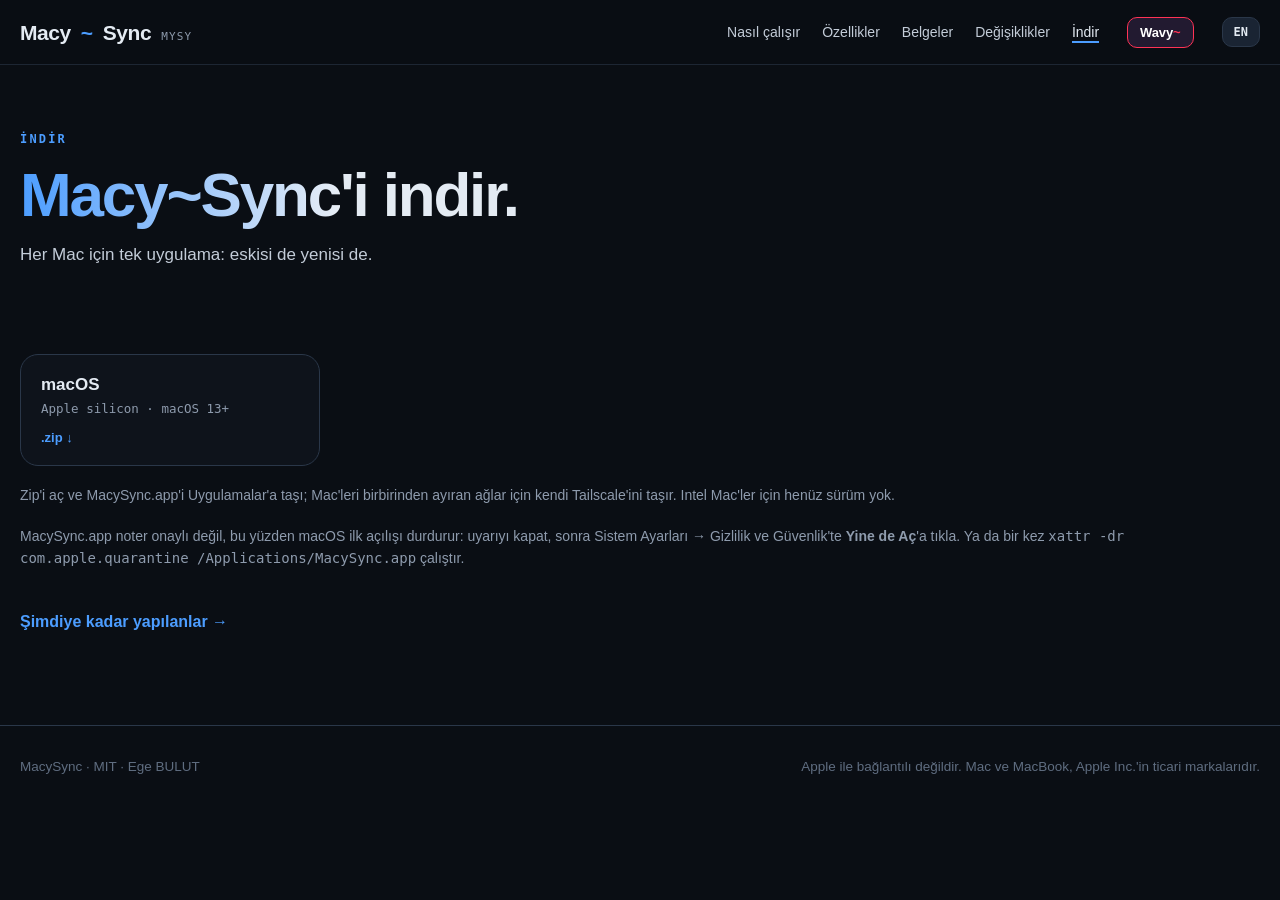
<file: site/tr/download/index.html>
<!doctype html>
<html lang="tr">
<head>
<meta charset="utf-8">
<meta name="viewport" content="width=device-width, initial-scale=1">
<title>MacySync'i macOS için indir</title>
<meta name="description" content="Apple silicon macOS için MacySync 0.1.1: eski Mac için de yeni Mac için de tek uygulama.">
<link rel="canonical" href="https://macysync.vercel.app/tr/download/">
<meta name="google-site-verification" content="s66rd8O_x1saL6PLGpSpIPeHmGazHyTo27NTPkK-GJg">
<meta property="og:type" content="website">
<meta property="og:site_name" content="MacySync">
<meta property="og:url" content="https://macysync.vercel.app/tr/download/">
<meta property="og:title" content="MacySync'i macOS için indir">
<meta property="og:description" content="Apple silicon macOS için MacySync 0.1.1: eski Mac için de yeni Mac için de tek uygulama.">
<meta property="og:image" content="https://macysync.vercel.app/og.png">
<meta property="og:image:width" content="1200">
<meta property="og:image:height" content="630">
<meta name="twitter:card" content="summary_large_image">
<meta name="twitter:title" content="MacySync'i macOS için indir">
<meta name="twitter:description" content="Apple silicon macOS için MacySync 0.1.1: eski Mac için de yeni Mac için de tek uygulama.">
<meta name="twitter:image" content="https://macysync.vercel.app/og.png">
<meta name="theme-color" content="#0a0e14">
<link rel="alternate" hreflang="en" href="https://macysync.vercel.app/download/">
<link rel="alternate" hreflang="tr" href="https://macysync.vercel.app/tr/download/">
<link rel="alternate" hreflang="x-default" href="https://macysync.vercel.app/download/">
<meta property="og:locale" content="tr_TR">
<link rel="icon" href="data:image/svg+xml,%3Csvg xmlns='http://www.w3.org/2000/svg' viewBox='0 0 32 32'%3E%3Crect width='32' height='32' rx='8' fill='%230a0e14'/%3E%3Cpath d='M5 19c4-8 8-8 11-3s7 5 11-3' fill='none' stroke='%234c9dff' stroke-width='3.5' stroke-linecap='round'/%3E%3C/svg%3E">
<link rel="stylesheet" href="../../site.css">
</head>
<body>

<nav>
  <div class="wrap">
    <a class="brand" href="../">Macy<b>~</b>Sync <small>MYSY</small></a>
    <div class="links">
      <a href="../#how" class="opt" data-i="nav.how">Nasıl çalışır</a>
      <a href="../features/" data-i="nav.features">Özellikler</a>
      <a href="../docs/" data-i="nav.docs">Belgeler</a>
      <a href="../changelog/" class="opt" data-i="nav.changelog">Değişiklikler</a>
      <a href="./" class="on" data-i="nav.download">İndir</a>
    </div>
    <a class="twin-nav to-wavy" href="../wavy/" title="WavySync, the twin app">Wavy<b>~</b></a>
    <button class="btn lang" id="lang" aria-label="Language">EN</button>
  </div>
</nav>

<header class="page-head">
  <div class="wrap">
    <span class="caps" data-i="dl.k">İndir</span>
    <h1 data-i="dl.h"><em>Macy~Sync</em>'i indir.</h1>
    <p class="sub" data-i="dp.p">Her Mac için tek uygulama: eskisi de yenisi de.</p>
  </div>
</header>

<section>
  <div class="wrap">
    <div class="dl">
      <a class="os" href="https://github.com/Ege-BULUT/MacySync/releases/latest/download/MacySync-macos-arm64.zip"><b>macOS</b><span>Apple silicon · macOS 13+</span><i>.zip ↓</i></a>
    </div>
    <p class="note" data-i="dp.n">Zip'i aç ve MacySync.app'i Uygulamalar'a taşı; Mac'leri birbirinden ayıran ağlar için kendi Tailscale'ini taşır. Intel Mac'ler için henüz sürüm yok.</p>
    <p class="note" data-i="dp.o">MacySync.app noter onaylı değil, bu yüzden macOS ilk açılışı durdurur: uyarıyı kapat, sonra Sistem Ayarları → Gizlilik ve Güvenlik'te <b>Yine de Aç</b>'a tıkla. Ya da bir kez <code>xattr -dr com.apple.quarantine /Applications/MacySync.app</code> çalıştır.</p>
    <a class="more" href="../changelog/" data-i="dp.cl">Şimdiye kadar yapılanlar →</a>
  </div>
</section>

<footer>
  <div class="wrap">
    <span>MacySync · MIT · Ege BULUT</span>
    <span data-i="foot">Apple ile bağlantılı değildir. Mac ve MacBook, Apple Inc.'in ticari markalarıdır.</span>
  </div>
</footer>

<script src="../../site.js"></script>
</body>
</html>
</file>
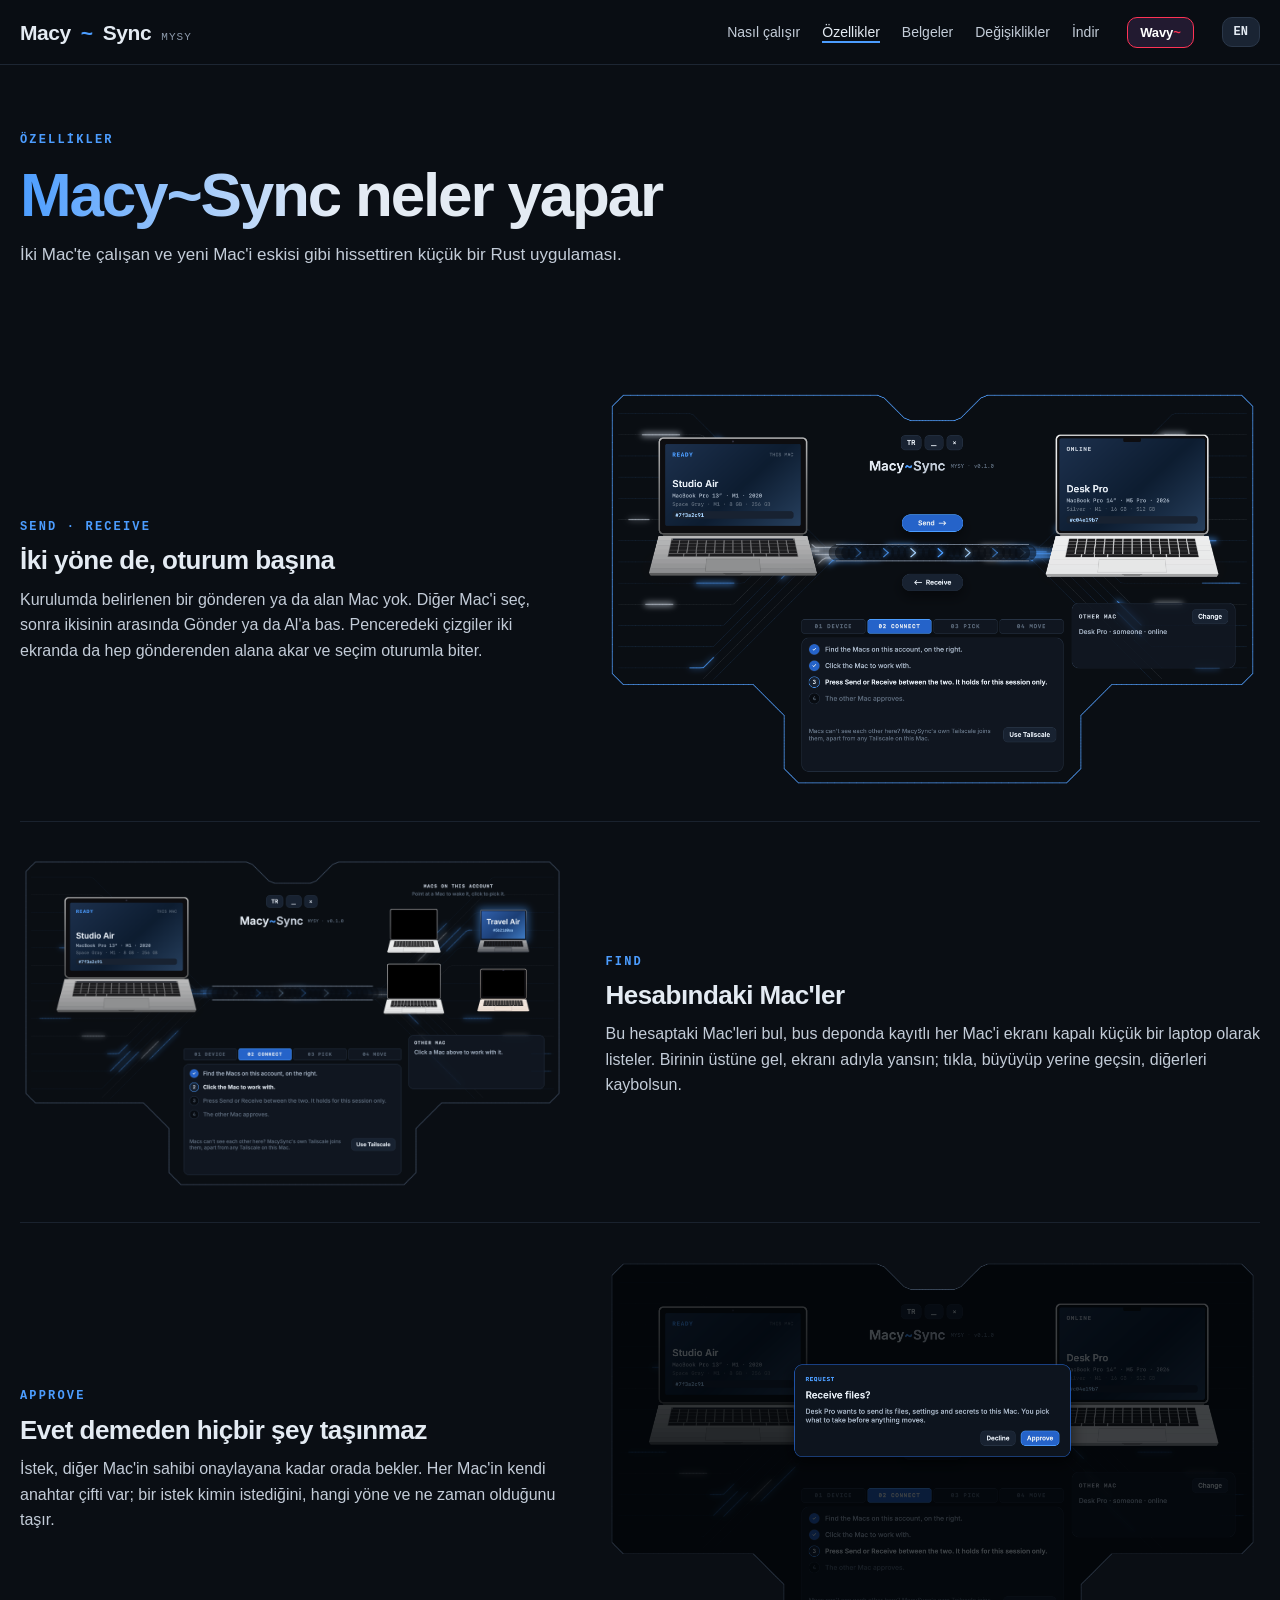
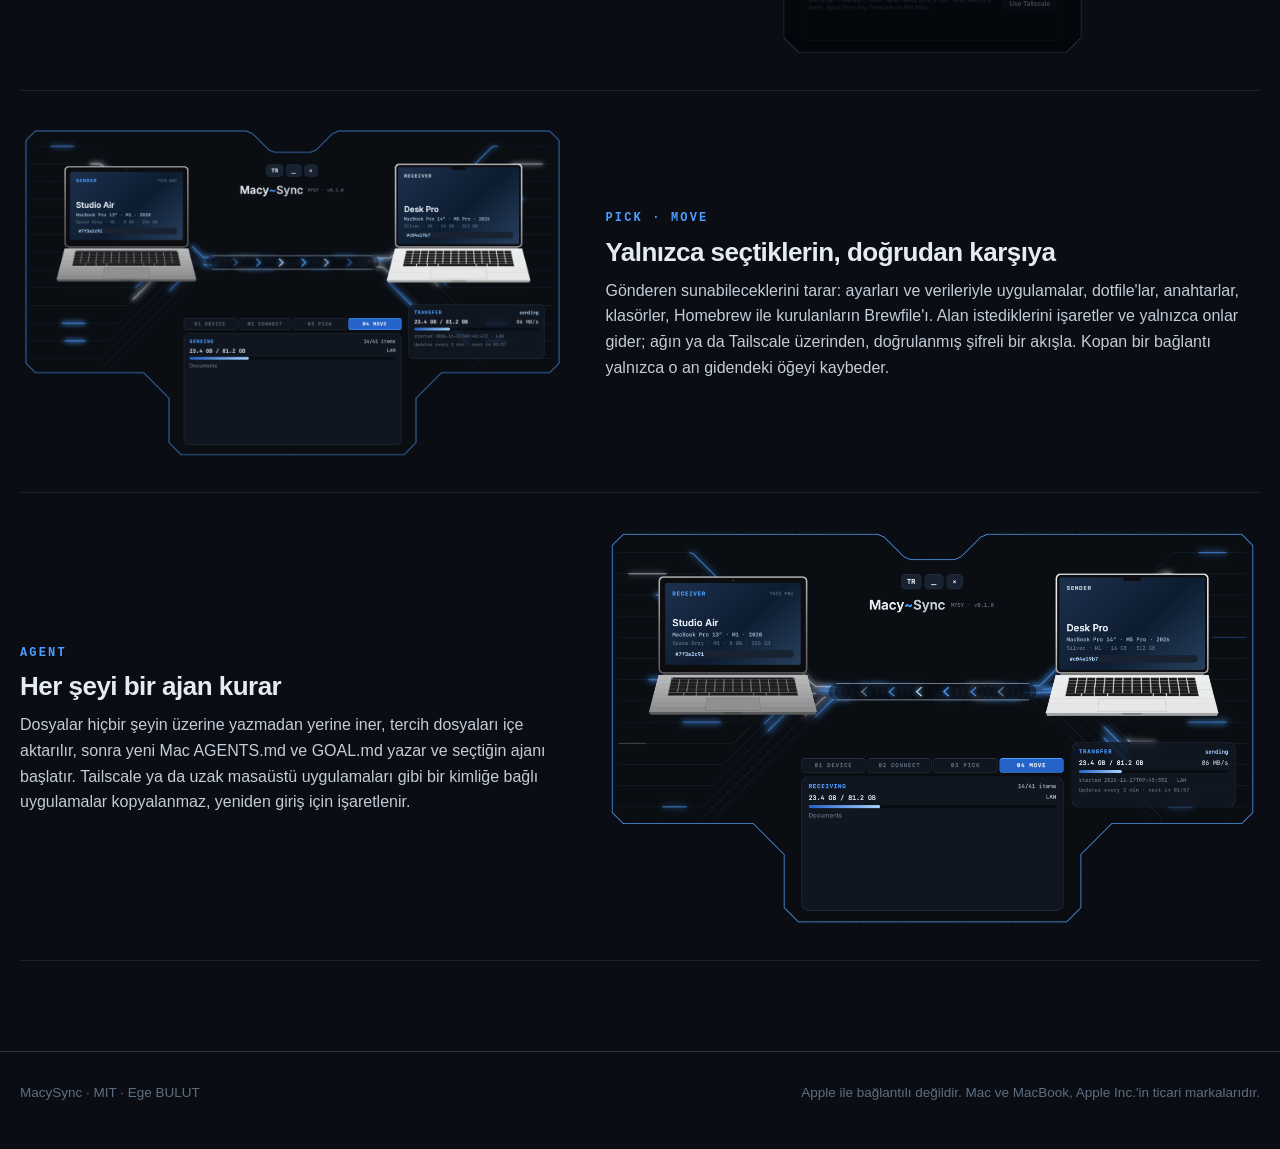
<file: site/tr/features/index.html>
<!doctype html>
<html lang="tr">
<head>
<meta charset="utf-8">
<meta name="viewport" content="width=device-width, initial-scale=1">
<title>Özellikler: Gönder ya da Al, seç, taşı ve kur · MacySync</title>
<meta name="description" content="Her Mac oturum başına gönderir ya da alır; bir ağaçtan istediklerini işaretle; dosyalar Mac'ten Mac'e uçtan uca şifreli gider; kurulumu bir yapay zekâ ajanı yapar.">
<link rel="canonical" href="https://macysync.vercel.app/tr/features/">
<meta name="google-site-verification" content="s66rd8O_x1saL6PLGpSpIPeHmGazHyTo27NTPkK-GJg">
<meta property="og:type" content="website">
<meta property="og:site_name" content="MacySync">
<meta property="og:url" content="https://macysync.vercel.app/tr/features/">
<meta property="og:title" content="Özellikler: Gönder ya da Al, seç, taşı ve kur · MacySync">
<meta property="og:description" content="Her Mac oturum başına gönderir ya da alır; bir ağaçtan istediklerini işaretle; dosyalar Mac'ten Mac'e uçtan uca şifreli gider; kurulumu bir yapay zekâ ajanı yapar.">
<meta property="og:image" content="https://macysync.vercel.app/og.png">
<meta property="og:image:width" content="1200">
<meta property="og:image:height" content="630">
<meta name="twitter:card" content="summary_large_image">
<meta name="twitter:title" content="Özellikler: Gönder ya da Al, seç, taşı ve kur · MacySync">
<meta name="twitter:description" content="Her Mac oturum başına gönderir ya da alır; bir ağaçtan istediklerini işaretle; dosyalar Mac'ten Mac'e uçtan uca şifreli gider; kurulumu bir yapay zekâ ajanı yapar.">
<meta name="twitter:image" content="https://macysync.vercel.app/og.png">
<meta name="theme-color" content="#0a0e14">
<link rel="alternate" hreflang="en" href="https://macysync.vercel.app/features/">
<link rel="alternate" hreflang="tr" href="https://macysync.vercel.app/tr/features/">
<link rel="alternate" hreflang="x-default" href="https://macysync.vercel.app/features/">
<meta property="og:locale" content="tr_TR">
<link rel="icon" href="data:image/svg+xml,%3Csvg xmlns='http://www.w3.org/2000/svg' viewBox='0 0 32 32'%3E%3Crect width='32' height='32' rx='8' fill='%230a0e14'/%3E%3Cpath d='M5 19c4-8 8-8 11-3s7 5 11-3' fill='none' stroke='%234c9dff' stroke-width='3.5' stroke-linecap='round'/%3E%3C/svg%3E">
<link rel="stylesheet" href="../../site.css">
</head>
<body>

<nav>
  <div class="wrap">
    <a class="brand" href="../">Macy<b>~</b>Sync <small>MYSY</small></a>
    <div class="links">
      <a href="../#how" class="opt" data-i="nav.how">Nasıl çalışır</a>
      <a href="./" class="on" data-i="nav.features">Özellikler</a>
      <a href="../docs/" data-i="nav.docs">Belgeler</a>
      <a href="../changelog/" class="opt" data-i="nav.changelog">Değişiklikler</a>
      <a href="../download/" data-i="nav.download">İndir</a>
    </div>
    <a class="twin-nav to-wavy" href="../wavy/" title="WavySync, the twin app">Wavy<b>~</b></a>
    <button class="btn lang" id="lang" aria-label="Language">EN</button>
  </div>
</nav>

<header class="page-head">
  <div class="wrap">
    <span class="caps" data-i="f.k">Özellikler</span>
    <h1 data-i="ft.h"><em>Macy~Sync</em> neler yapar</h1>
    <p class="sub" data-i="ft.p">İki Mac'te çalışan ve yeni Mac'i eskisi gibi hissettiren küçük bir Rust uygulaması.</p>
  </div>
</header>

<section>
  <div class="wrap">
    <div class="frow reveal">
      <div><span class="caps">SEND · RECEIVE</span><h3 data-i="ft.dir.h">İki yöne de, oturum başına</h3><p data-i="ft.dir.p">Kurulumda belirlenen bir gönderen ya da alan Mac yok. Diğer Mac'i seç, sonra ikisinin arasında Gönder ya da Al'a bas. Penceredeki çizgiler iki ekranda da hep gönderenden alana akar ve seçim oturumla biter.</p></div>
      <img src="../../hover-send.png" width="2560" height="1560" alt="Send or Receive" loading="lazy">
    </div>
    <div class="frow reveal">
      <div><span class="caps">FIND</span><h3 data-i="ft.find.h">Hesabındaki Mac'ler</h3><p data-i="ft.find.p">Bu hesaptaki Mac'leri bul, bus deponda kayıtlı her Mac'i ekranı kapalı küçük bir laptop olarak listeler. Birinin üstüne gel, ekranı adıyla yansın; tıkla, büyüyüp yerine geçsin, diğerleri kaybolsun.</p></div>
      <img src="../../find.png" width="2560" height="1560" alt="Find Macs on this account" loading="lazy">
    </div>
    <div class="frow reveal">
      <div><span class="caps">APPROVE</span><h3 data-i="ft.ask.h">Evet demeden hiçbir şey taşınmaz</h3><p data-i="ft.ask.p">İstek, diğer Mac'in sahibi onaylayana kadar orada bekler. Her Mac'in kendi anahtar çifti var; bir istek kimin istediğini, hangi yöne ve ne zaman olduğunu taşır.</p></div>
      <img src="../../request.png" width="2560" height="1560" alt="Approve a request" loading="lazy">
    </div>
    <div class="frow reveal">
      <div><span class="caps">PICK · MOVE</span><h3 data-i="ft.move.h">Yalnızca seçtiklerin, doğrudan karşıya</h3><p data-i="ft.move.p">Gönderen sunabileceklerini tarar: ayarları ve verileriyle uygulamalar, dotfile'lar, anahtarlar, klasörler, Homebrew ile kurulanların Brewfile'ı. Alan istediklerini işaretler ve yalnızca onlar gider; ağın ya da Tailscale üzerinden, doğrulanmış şifreli bir akışla. Kopan bir bağlantı yalnızca o an gidendeki öğeyi kaybeder.</p></div>
      <img src="../../sending.png" width="2560" height="1560" alt="Moving" loading="lazy">
    </div>
    <div class="frow reveal">
      <div><span class="caps">AGENT</span><h3 data-i="ft.agent.h">Her şeyi bir ajan kurar</h3><p data-i="ft.agent.p">Dosyalar hiçbir şeyin üzerine yazmadan yerine iner, tercih dosyaları içe aktarılır, sonra yeni Mac AGENTS.md ve GOAL.md yazar ve seçtiğin ajanı başlatır. Tailscale ya da uzak masaüstü uygulamaları gibi bir kimliğe bağlı uygulamalar kopyalanmaz, yeniden giriş için işaretlenir.</p></div>
      <img src="../../receiving.png" width="2560" height="1560" alt="Receiving and setting up" loading="lazy">
    </div>
  </div>
</section>

<footer>
  <div class="wrap">
    <span>MacySync · MIT · Ege BULUT</span>
    <span data-i="foot">Apple ile bağlantılı değildir. Mac ve MacBook, Apple Inc.'in ticari markalarıdır.</span>
  </div>
</footer>

<script src="../../site.js"></script>
</body>
</html>
</file>
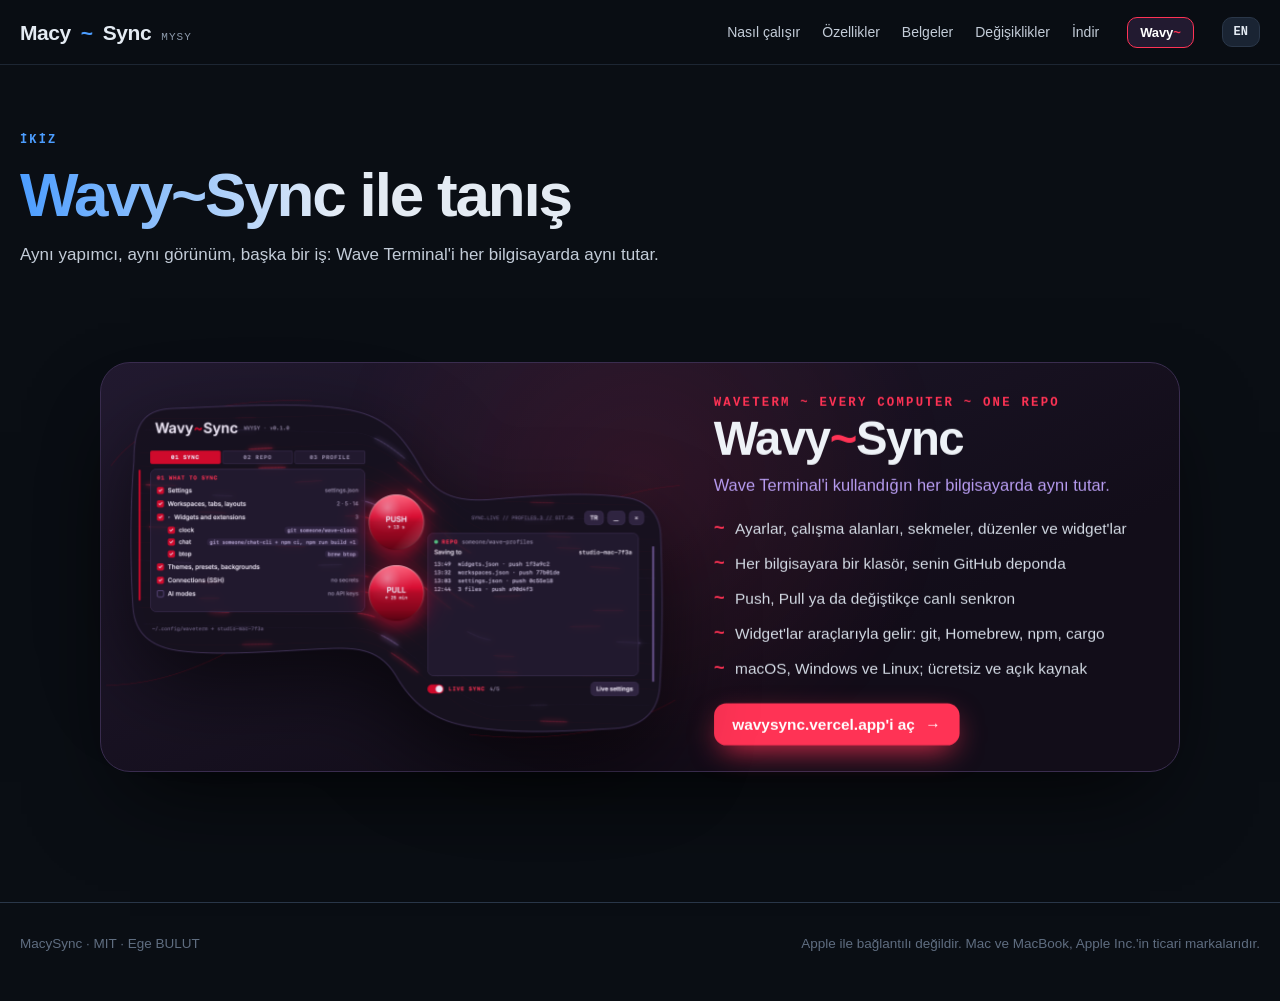
<file: site/tr/wavy/index.html>
<!doctype html>
<html lang="tr">
<head>
<meta charset="utf-8">
<meta name="viewport" content="width=device-width, initial-scale=1">
<title>WavySync, MacySync'in ikizi: Wave Terminal'i bilgisayarlar arasında senkronla</title>
<meta name="description" content="WavySync, Wave Terminal'i her bilgisayarda aynı tutar: ayarlar, çalışma alanları, düzenler ve widget'lar, senin GitHub deponla. MacySync'in ikizi.">
<link rel="canonical" href="https://macysync.vercel.app/tr/wavy/">
<meta name="google-site-verification" content="s66rd8O_x1saL6PLGpSpIPeHmGazHyTo27NTPkK-GJg">
<meta property="og:type" content="website">
<meta property="og:site_name" content="MacySync">
<meta property="og:url" content="https://macysync.vercel.app/tr/wavy/">
<meta property="og:title" content="WavySync, MacySync'in ikizi: Wave Terminal'i bilgisayarlar arasında senkronla">
<meta property="og:description" content="WavySync, Wave Terminal'i her bilgisayarda aynı tutar: ayarlar, çalışma alanları, düzenler ve widget'lar, senin GitHub deponla. MacySync'in ikizi.">
<meta property="og:image" content="https://macysync.vercel.app/og.png">
<meta property="og:image:width" content="1200">
<meta property="og:image:height" content="630">
<meta name="twitter:card" content="summary_large_image">
<meta name="twitter:title" content="WavySync, MacySync'in ikizi: Wave Terminal'i bilgisayarlar arasında senkronla">
<meta name="twitter:description" content="WavySync, Wave Terminal'i her bilgisayarda aynı tutar: ayarlar, çalışma alanları, düzenler ve widget'lar, senin GitHub deponla. MacySync'in ikizi.">
<meta name="twitter:image" content="https://macysync.vercel.app/og.png">
<meta name="theme-color" content="#0a0e14">
<link rel="alternate" hreflang="en" href="https://macysync.vercel.app/wavy/">
<link rel="alternate" hreflang="tr" href="https://macysync.vercel.app/tr/wavy/">
<link rel="alternate" hreflang="x-default" href="https://macysync.vercel.app/wavy/">
<meta property="og:locale" content="tr_TR">
<link rel="icon" href="data:image/svg+xml,%3Csvg xmlns='http://www.w3.org/2000/svg' viewBox='0 0 32 32'%3E%3Crect width='32' height='32' rx='8' fill='%230a0e14'/%3E%3Cpath d='M5 19c4-8 8-8 11-3s7 5 11-3' fill='none' stroke='%234c9dff' stroke-width='3.5' stroke-linecap='round'/%3E%3C/svg%3E">
<link rel="stylesheet" href="../../site.css">
</head>
<body>

<nav>
  <div class="wrap">
    <a class="brand" href="../">Macy<b>~</b>Sync <small>MYSY</small></a>
    <div class="links">
      <a href="../#how" class="opt" data-i="nav.how">Nasıl çalışır</a>
      <a href="../features/" data-i="nav.features">Özellikler</a>
      <a href="../docs/" data-i="nav.docs">Belgeler</a>
      <a href="../changelog/" class="opt" data-i="nav.changelog">Değişiklikler</a>
      <a href="../download/" data-i="nav.download">İndir</a>
    </div>
    <a class="twin-nav to-wavy" href="./" title="WavySync, the twin app">Wavy<b>~</b></a>
    <button class="btn lang" id="lang" aria-label="Language">EN</button>
  </div>
</nav>

<header class="page-head">
  <div class="wrap">
    <span class="caps" data-i="tw.k">İkiz</span>
    <h1 data-i="tw.h"><em>Wavy~Sync</em> ile tanış</h1>
    <p class="sub" data-i="tw.p">Aynı yapımcı, aynı görünüm, başka bir iş: Wave Terminal'i her bilgisayarda aynı tutar.</p>
  </div>
</header>

<section>
  <div class="wrap twin-stage">
    <a class="twin to-wavy" href="https://wavysync.vercel.app/">
      <img src="../../wavy.png" width="2400" height="1440" alt="WavySync launcher: what to sync, Push and Pull, the repo feed">
      <div>
        <span class="tk">WaveTerm ~ every computer ~ one repo</span>
        <p class="tn">Wavy<b>~</b>Sync</p>
        <p class="tl" data-i="tw.l">Wave Terminal'i kullandığın her bilgisayarda aynı tutar.</p>
        <ul>
          <li data-i="tw.1">Ayarlar, çalışma alanları, sekmeler, düzenler ve widget'lar</li>
          <li data-i="tw.2">Her bilgisayara bir klasör, senin GitHub deponda</li>
          <li data-i="tw.3">Push, Pull ya da değiştikçe canlı senkron</li>
          <li data-i="tw.4">Widget'lar araçlarıyla gelir: git, Homebrew, npm, cargo</li>
          <li data-i="tw.5">macOS, Windows ve Linux; ücretsiz ve açık kaynak</li>
        </ul>
        <span class="tgo"><span data-i="tw.go">wavysync.vercel.app'i aç</span> →</span>
      </div>
    </a>
  </div>
</section>

<footer>
  <div class="wrap">
    <span>MacySync · MIT · Ege BULUT</span>
    <span data-i="foot">Apple ile bağlantılı değildir. Mac ve MacBook, Apple Inc.'in ticari markalarıdır.</span>
  </div>
</footer>

<script src="../../site.js"></script>
</body>
</html>
</file>
<file: site/site.css>
:root {
  --bg: #0a0e14; --bg2: #0e131b; --panel: #121a26; --panel2: #1a2433; --edge: #2a3749;
  --violet: #5d6e86; --lilac: #b9c8dc; --red: #2563c9; --red2: #4c9dff;
  --ink: #e4ebf3; --soft: #c3ccd8; --muted: #8e9bad; --dim: #5f6d80; --ok: #4fd18b;
  --mono: ui-monospace, "SF Mono", "JetBrains Mono", "Cascadia Mono", Menlo, Consolas, monospace;
  --sans: Inter, ui-sans-serif, -apple-system, BlinkMacSystemFont, "Segoe UI", Roboto, Helvetica, Arial, sans-serif;
  --wrap: min(1240px, calc(100vw - 32px));
}
* { box-sizing: border-box; }
html { scroll-behavior: smooth; }
body { margin: 0; background: var(--bg); color: var(--ink); font: 16px/1.6 var(--sans); overflow-x: hidden; }
a { color: inherit; }
img { height: auto; }
.wrap { width: var(--wrap); margin: 0 auto; }
.mono { font-family: var(--mono); }
.caps { font: 700 12px/1 var(--mono); letter-spacing: .18em; text-transform: uppercase; color: var(--red2); }

/* nav */
nav { position: sticky; top: 0; z-index: 20; backdrop-filter: blur(14px); background: rgba(10, 14, 20, .72); border-bottom: 1px solid rgba(42, 55, 73, .6); }
nav .wrap { display: flex; align-items: center; gap: 28px; height: 64px; }
.brand { font: 800 21px/1 var(--sans); text-decoration: none; letter-spacing: -.02em; display: flex; align-items: baseline; gap: 10px; }
.brand b { color: var(--red2); font-weight: 800; }
.brand small { font: 500 11px var(--mono); color: var(--muted); letter-spacing: .1em; }
nav .links { display: flex; gap: 22px; margin-left: auto; font-size: 14px; color: var(--soft); }
nav .links a { text-decoration: none; }
nav .links a:hover { color: var(--ink); }
.btn { display: inline-flex; align-items: center; gap: 8px; padding: 10px 16px; border-radius: 10px; font: 600 14px var(--sans); text-decoration: none; border: 1px solid var(--edge); background: var(--panel2); color: var(--ink); cursor: pointer; transition: background .2s, transform .2s; }
.btn:hover { background: var(--edge); transform: translateY(-1px); }
.btn.red { background: var(--red); border-color: var(--red); }
.btn.red:hover { background: var(--red2); border-color: var(--red2); }
.lang { padding: 7px 11px; font: 700 12px var(--mono); }

/* hero */
.hero { position: relative; padding: 56px 0 40px; }
.hero svg.bg { position: absolute; inset: 0; width: 100%; height: 100%; pointer-events: none; }
.tilde-fill { fill: var(--bg2); stroke: var(--edge); stroke-width: 1.5; }
.swift { fill: none; stroke-linecap: round; }
.swift.base { stroke: rgba(37, 99, 201, .28); stroke-width: 1.2; }
.swift.a { stroke: var(--red2); stroke-width: 3; stroke-dasharray: 260 2400; animation: flow 4.2s linear infinite; }
.swift.b { stroke: var(--lilac); stroke-width: 1.6; stroke-dasharray: 120 2400; animation: flow 5.6s linear infinite reverse; opacity: .7; }
.swift.c { stroke: var(--red); stroke-width: 2; stroke-dasharray: 80 1400; animation: flow 3.1s linear infinite; }
@keyframes flow { from { stroke-dashoffset: 2600; } to { stroke-dashoffset: 0; } }
.hero-grid { position: relative; display: grid; grid-template-columns: 1.05fr 1fr; gap: 40px; align-items: center; }
.logo { width: 100%; max-width: 640px; display: block; filter: drop-shadow(0 30px 60px rgba(37, 99, 201, .18)); border-radius: 20px; }
h1 { font: 800 clamp(36px, 5vw, 62px)/1.04 var(--sans); letter-spacing: -.035em; margin: 34px 0 18px; }
h1 em, h2 em { font-style: normal; background: linear-gradient(90deg, var(--red2), #e8eef6, var(--red2)) 0 0 / 200% 100%; -webkit-background-clip: text; background-clip: text; color: transparent; animation: shift 6s linear infinite; }
@keyframes shift { to { background-position: -200% 0; } }
.lead { font-size: 18px; color: var(--soft); max-width: 560px; margin: 0 0 28px; }
.cta { display: flex; gap: 12px; flex-wrap: wrap; }
.shot { position: relative; transform: perspective(1400px) rotateY(-9deg) rotateX(4deg); animation: float 7s ease-in-out infinite; }
.shot img { width: 118%; max-width: none; margin-left: -6%; display: block; filter: drop-shadow(0 40px 70px rgba(0, 0, 0, .55)); }
@keyframes float { 0%, 100% { transform: perspective(1400px) rotateY(-9deg) rotateX(4deg) translateY(0); } 50% { transform: perspective(1400px) rotateY(-7deg) rotateX(3deg) translateY(-12px); } }
.ticker { margin-top: 30px; display: flex; gap: 22px; flex-wrap: wrap; font: 500 12px var(--mono); color: var(--dim); letter-spacing: .08em; }
.ticker span b { color: var(--ok); font-weight: 700; }

/* sections */
section { padding: 90px 0; position: relative; }
h2 { font: 800 clamp(30px, 3.6vw, 44px)/1.1 var(--sans); letter-spacing: -.03em; margin: 12px 0 14px; }
.sub { color: var(--soft); max-width: 640px; margin: 0 0 40px; font-size: 17px; }
h2:not(:has(+ .sub)) { margin-bottom: 40px; }
.divider { display: block; width: 100%; height: 70px; }
.divider path { fill: none; stroke: var(--edge); stroke-width: 1.5; }
.divider .run { stroke: var(--red2); stroke-width: 2.5; stroke-dasharray: 140 3000; animation: flow 5s linear infinite; }

/* diagrams */
.stage { background: linear-gradient(180deg, var(--bg2), var(--bg)); border: 1px solid var(--edge); border-radius: 28px; padding: 28px; position: relative; overflow: hidden; }
.stage + .stage { margin-top: 26px; }
.stage-head { display: flex; align-items: baseline; gap: 14px; margin-bottom: 8px; flex-wrap: wrap; }
.stage-head h3 { font: 700 21px var(--sans); margin: 0; letter-spacing: -.01em; }
.stage-head p { margin: 0; color: var(--muted); font-size: 15px; }
.stage svg { width: 100%; height: auto; display: block; }
.node rect { fill: var(--panel); stroke: var(--edge); stroke-width: 1.5; }
.node .t { fill: var(--ink); font: 600 15px var(--sans); }
.node .s { fill: var(--muted); font: 500 12px var(--mono); }
.node.repo rect { fill: #0f1d33; stroke: var(--red); stroke-width: 2; }
.node .scr { fill: var(--bg); stroke: var(--edge); }
.wire { fill: none; stroke: var(--edge); stroke-width: 2; }
.wire.hot { stroke: url(#wireGrad); stroke-width: 2.5; stroke-dasharray: 8 10; animation: dash 1.2s linear infinite; }
@keyframes dash { to { stroke-dashoffset: -36; } }
.pkt { fill: var(--red2); filter: drop-shadow(0 0 6px var(--red2)); }
.pkt.v { fill: var(--lilac); filter: drop-shadow(0 0 6px var(--lilac)); }
.folder { font: 500 12.5px var(--mono); fill: var(--soft); }
.folder.on { animation: blink 3s ease-in-out infinite; }
@keyframes blink { 0%, 100% { fill: var(--soft); } 12% { fill: var(--red2); } 30% { fill: var(--soft); } }

/* apply pipeline */
.steps { display: grid; grid-template-columns: repeat(5, 1fr); gap: 14px; margin-top: 46px; position: relative; }
.step { background: var(--panel); border: 1px solid var(--edge); border-radius: 16px; padding: 16px; position: relative; z-index: 1; animation: lit 10s infinite; }
.step:nth-child(1) { animation-delay: 0s; } .step:nth-child(2) { animation-delay: 2s; } .step:nth-child(3) { animation-delay: 4s; } .step:nth-child(4) { animation-delay: 6s; } .step:nth-child(5) { animation-delay: 8s; }
@keyframes lit { 0%, 18% { z-index: 3; border-color: var(--red); box-shadow: 0 0 0 1px var(--red), 0 14px 40px rgba(37, 99, 201, .25); transform: translateY(-4px); } 24%, 100% { z-index: 1; border-color: var(--edge); box-shadow: none; transform: none; } }
.step .n { font: 700 12px var(--mono); color: var(--red2); letter-spacing: .12em; }
.step h4 { margin: 8px 0 6px; font: 700 16px var(--sans); }
.step p { margin: 0; color: var(--muted); font-size: 13.5px; line-height: 1.5; }
.step .ic { width: 36px; height: 36px; border-radius: 10px; background: var(--panel2); display: grid; place-items: center; margin-bottom: 10px; }
.step .ic svg { width: 20px; height: 20px; stroke: var(--lilac); fill: none; stroke-width: 1.8; stroke-linecap: round; stroke-linejoin: round; }
.rail { position: absolute; left: 0; right: 0; top: -36px; height: 28px; z-index: 4; pointer-events: none; }
.rail svg { width: 100%; height: 28px; display: block; overflow: visible; }

/* widget deps */
.deps { display: grid; grid-template-columns: 260px 1fr; gap: 26px; align-items: center; margin-top: 18px; }
.wcard { background: var(--panel); border: 1px solid var(--edge); border-radius: 18px; padding: 18px; }
.wcard .row { display: flex; align-items: center; gap: 10px; padding: 7px 0; font-size: 14.5px; }
.chk { width: 16px; height: 16px; border-radius: 4px; background: var(--red); display: grid; place-items: center; color: #fff; font-size: 11px; font-weight: 800; flex: none; }
.chips { display: flex; flex-direction: column; gap: 12px; }
.chip { display: flex; align-items: center; gap: 12px; background: var(--panel); border: 1px solid var(--edge); border-radius: 14px; padding: 12px 16px; font: 500 13.5px var(--mono); color: var(--soft); opacity: 0; transform: translateX(-24px); animation: chipIn 9s infinite; }
.chip:nth-child(2) { animation-delay: .5s; } .chip:nth-child(3) { animation-delay: 1s; } .chip:nth-child(4) { animation-delay: 1.5s; }
.chip b { color: var(--ink); font-weight: 700; min-width: 64px; }
.chip .ok { margin-left: auto; color: var(--ok); opacity: 0; animation: okIn 9s infinite; animation-delay: inherit; }
@keyframes chipIn { 0% { opacity: 0; transform: translateX(-24px); } 8%, 82% { opacity: 1; transform: none; } 92%, 100% { opacity: 0; transform: translateX(12px); } }
@keyframes okIn { 0%, 30% { opacity: 0; } 38%, 82% { opacity: 1; } 92%, 100% { opacity: 0; } }

/* features */
.grid { display: grid; grid-template-columns: repeat(3, 1fr); gap: 16px; }
.card { background: var(--bg2); border: 1px solid var(--edge); border-radius: 20px; padding: 22px; position: relative; overflow: hidden; transition: border-color .25s, transform .25s; }
.card:hover { border-color: var(--violet); transform: translateY(-3px); }
.card::after { content: ""; position: absolute; right: -40px; top: -40px; width: 120px; height: 120px; border-radius: 50%; background: radial-gradient(circle, rgba(37, 99, 201, .18), transparent 70%); }
.card h3 { margin: 0 0 8px; font: 700 18px var(--sans); }
.card p { margin: 0; color: var(--muted); font-size: 14.5px; }
.card .k { font: 700 11px var(--mono); color: var(--lilac); letter-spacing: .14em; display: block; margin-bottom: 12px; }

/* gallery */
.gallery { display: grid; grid-template-columns: 1fr 1fr; gap: 18px; }
.gallery figure { margin: 0; background: radial-gradient(ellipse at 50% 40%, #15233a, var(--bg) 70%); border: 1px solid var(--edge); border-radius: 22px; padding: 16px 6px 12px; }
.gallery img { width: 100%; display: block; }
.gallery figcaption { text-align: center; color: var(--muted); font-size: 14px; margin-top: 4px; }

/* layout + download */
.split { display: grid; grid-template-columns: 1fr 1fr; gap: 26px; align-items: start; }
pre.tree { margin: 0; background: var(--bg2); border: 1px solid var(--edge); border-radius: 20px; padding: 22px; font: 500 13.5px/1.75 var(--mono); color: var(--soft); overflow-x: auto; }
pre.tree .c { color: var(--dim); }
pre.tree .r { color: var(--red2); }
.never { background: var(--bg2); border: 1px solid var(--edge); border-radius: 20px; padding: 22px; }
.never h3 { margin: 0 0 10px; font: 700 18px var(--sans); }
.never ul { margin: 0; padding-left: 18px; color: var(--muted); font-size: 14.5px; }
.never li { margin: 6px 0; }
.never code, .dl code { font: 500 13px var(--mono); color: var(--lilac); }
.dl { display: grid; grid-template-columns: repeat(4, 1fr); gap: 14px; }
.os { background: var(--bg2); border: 1px solid var(--edge); border-radius: 18px; padding: 20px; text-decoration: none; display: flex; flex-direction: column; gap: 6px; transition: border-color .2s, transform .2s; }
.os:hover { border-color: var(--red); transform: translateY(-3px); }
.os b { font: 700 17px var(--sans); }
.os span { color: var(--muted); font: 500 12.5px var(--mono); }
.os i { font-style: normal; color: var(--red2); font: 700 13px var(--sans); margin-top: 8px; }
.note { color: var(--muted); font-size: 14px; margin-top: 18px; }
footer { border-top: 1px solid var(--edge); padding: 30px 0 46px; color: var(--dim); font-size: 13.5px; }
footer .wrap { display: flex; gap: 20px; flex-wrap: wrap; justify-content: space-between; }

.hero-grid > *, .split > *, .deps > *, .grid > *, .gallery > * { min-width: 0; }
.reveal { opacity: 0; transform: translateY(26px); transition: opacity .8s ease, transform .8s ease; }
.reveal.in { opacity: 1; transform: none; }

@media (max-width: 980px) {
  .hero-grid, .split, .deps { grid-template-columns: 1fr; }
  .shot img { width: 100%; margin: 0; }
  .never { margin-top: 0 !important; }
  .grid { grid-template-columns: 1fr 1fr; }
  .steps { grid-template-columns: 1fr 1fr; }
  .dl { grid-template-columns: 1fr 1fr; }
  nav .links a.opt { display: none; }
}
@media (max-width: 620px) {
  .grid, .gallery, .steps, .dl { grid-template-columns: 1fr; }
  .stage { padding: 18px; border-radius: 20px; }
  section { padding: 60px 0; }
  nav .links { gap: 14px; }
  .brand small { display: none; }
  .rail { display: none; }
}
@media (prefers-reduced-motion: reduce) {
  *, *::before, *::after { animation: none !important; transition: none !important; }
  .reveal { opacity: 1; transform: none; }
  .chip, .chip .ok { opacity: 1; transform: none; }
}

/* pages */
nav .links { min-width: 0; overflow-x: auto; white-space: nowrap; scrollbar-width: none; }
nav .links::-webkit-scrollbar { display: none; }
nav .links a.on { color: var(--ink); box-shadow: inset 0 -2px 0 var(--red2); }
.page-head { padding: 60px 0 0; }
.page-head h1 { margin: 12px 0 14px; }
.page-head + section { padding-top: 46px; }
.more { display: inline-block; margin-top: 26px; color: var(--red2); font-weight: 600; text-decoration: none; }
.more:hover { text-decoration: underline; }
html[lang="tr"] [data-l="en"], html:not([lang="tr"]) [data-l="tr"] { display: none !important; }

/* WaveTerm */
#waveterm { padding-bottom: 0; }
details.wt { background: linear-gradient(180deg, var(--bg2), var(--bg)); border: 1px solid var(--edge); border-radius: 24px; }
details.wt > summary { list-style: none; cursor: pointer; padding: 22px 26px; display: flex; align-items: center; gap: 14px; font: 700 21px var(--sans); }
details.wt > summary::-webkit-details-marker { display: none; }
details.wt > summary::after { content: "+"; margin-left: auto; font: 700 24px var(--mono); color: var(--red2); transition: transform .25s; }
details.wt[open] > summary::after { transform: rotate(45deg); }
details.wt > summary:hover { color: var(--lilac); }
.wt-body { padding: 0 26px 26px; }
blockquote.src { margin: 0 0 16px; padding: 16px 20px; border-left: 3px solid var(--red2); background: var(--panel); border-radius: 0 14px 14px 0; color: var(--soft); }
blockquote.src p { margin: 0 0 10px; }
blockquote.src cite { display: block; font: 500 12px var(--mono); color: var(--dim); font-style: normal; }
.linkrow { display: flex; flex-wrap: wrap; gap: 10px; margin: 20px 0 10px; }
.rel { color: var(--muted); font: 500 13px/1.6 var(--mono); margin: 6px 0; }
.rel a { color: var(--lilac); }
.wt-shot { margin: 20px 0 0; }
.wt-shot img { width: 100%; display: block; border-radius: 14px; border: 1px solid var(--edge); }
h3.sec { font: 700 22px var(--sans); margin: 36px 0 4px; }
.wt-feats { display: grid; grid-template-columns: 1fr 1fr; gap: 16px; margin-top: 16px; }
.wt-feats figure { margin: 0; background: var(--bg2); border: 1px solid var(--edge); border-radius: 18px; overflow: hidden; }
.wt-feats img { width: 100%; aspect-ratio: 16 / 10; object-fit: cover; object-position: top left; display: block; }
.wt-feats figcaption { padding: 14px 16px; font-size: 14.5px; color: var(--muted); }
.wt-feats figcaption b { display: block; color: var(--ink); font-size: 16px; margin-bottom: 4px; }
ul.keyf { columns: 2; column-gap: 34px; color: var(--soft); font-size: 14.5px; padding-left: 18px; margin: 14px 0; }
ul.keyf li { margin: 0 0 8px; break-inside: avoid; }

/* feature rows */
.frow { display: grid; grid-template-columns: 1fr 1.2fr; gap: 40px; align-items: center; padding: 34px 0; border-bottom: 1px solid rgba(42, 55, 73, .5); }
.frow:nth-child(even) > img { order: -1; }
.frow h3 { font: 800 26px/1.2 var(--sans); letter-spacing: -.02em; margin: 8px 0 10px; }
.frow p { color: var(--soft); margin: 0; }
.frow img { width: 100%; display: block; }

/* docs */
.doc { display: grid; grid-template-columns: 210px 1fr; gap: 44px; align-items: start; }
.toc { position: sticky; top: 90px; }
.toc-list { display: flex; flex-direction: column; gap: 9px; font-size: 14px; }
.toc a { color: var(--muted); text-decoration: none; }
.toc a:hover { color: var(--ink); }
.prose { max-width: 800px; color: var(--soft); min-width: 0; }
.prose h2 { color: var(--ink); font-size: 28px; margin: 50px 0 12px; scroll-margin-top: 84px; }
.prose > div > h2:first-child { margin-top: 0; }
.prose h3 { color: var(--ink); font: 700 18px var(--sans); margin: 26px 0 8px; }
.prose code { font: 500 13.5px var(--mono); color: var(--lilac); }
.prose pre { background: var(--bg2); border: 1px solid var(--edge); border-radius: 14px; padding: 16px 18px; overflow-x: auto; font: 500 13.5px/1.7 var(--mono); color: var(--soft); }
.prose pre code { color: inherit; }
.prose table { border-collapse: collapse; width: 100%; font-size: 14.5px; }
.prose td, .prose th { border-bottom: 1px solid var(--edge); padding: 9px 10px; text-align: left; vertical-align: top; }
.prose a { color: var(--red2); }
.prose li { margin: 5px 0; }

/* changelog */
.release { border-left: 2px solid var(--edge); padding: 0 0 10px 28px; position: relative; max-width: 820px; }
.release::before { content: ""; position: absolute; left: -7px; top: 10px; width: 12px; height: 12px; border-radius: 50%; background: var(--red2); box-shadow: 0 0 12px var(--red2); }
.release h2 { margin: 0 0 4px; }
.release .date { font: 500 13px var(--mono); color: var(--muted); }
.release ul { color: var(--soft); padding-left: 18px; }
.release li { margin: 7px 0; }
.release code { font: 500 13px var(--mono); color: var(--lilac); }

.frow > *, .doc > *, .wt-feats > * { min-width: 0; }
@media (max-width: 980px) {
  .frow, .doc { grid-template-columns: 1fr; }
  .frow:nth-child(even) > img { order: 0; }
  .toc { position: static; }
  .toc-list { flex-direction: row; flex-wrap: wrap; gap: 8px 16px; }
}
@media (max-width: 620px) {
  .wt-feats { grid-template-columns: 1fr; }
  ul.keyf { columns: 1; }
  details.wt > summary { padding: 18px; font-size: 18px; }
  .wt-body { padding: 0 18px 18px; }
}
.prose code { overflow-wrap: anywhere; }
.prose pre code { overflow-wrap: normal; }
@media (max-width: 620px) { .prose table { display: block; overflow-x: auto; } }

/* twin sites: the navbar button and the 3D card that leads to the other site (same block on both sites) */
.to-wavy { --a: #ff3355; --a2: #b79cf0; --t-bg: #120d19; --t-panel: #221a30; --t-edge: #3a2d4f; }
.to-macy { --a: #4c9dff; --a2: #c3ccd8; --t-bg: #0a0e14; --t-panel: #172233; --t-edge: #2a3749; }
.twin-nav { display: inline-flex; align-items: baseline; padding: 7px 12px; border-radius: 10px; font: 800 13px var(--sans); letter-spacing: -.01em; text-decoration: none; color: #fff; background: var(--t-panel); border: 1px solid var(--a); box-shadow: 0 0 0 0 var(--a); transition: box-shadow .3s, transform .2s; flex: none; }
.twin-nav b { color: var(--a); }
.twin-nav:hover { transform: translateY(-1px); box-shadow: 0 0 18px -2px var(--a); }
.twin-stage { perspective: 1500px; padding: 8px 0 40px; }
.twin { --rx: 0deg; --ry: 0deg; --mx: 50%; --my: 30%; --lift: 0px; position: relative; display: grid; grid-template-columns: 1.25fr 1fr; gap: 34px; align-items: center; max-width: 1080px; margin: 0 auto; padding: 30px; border-radius: 30px; text-decoration: none; color: #eef2f7; background: linear-gradient(155deg, var(--t-panel), var(--t-bg) 70%); border: 1px solid var(--t-edge); transform-style: preserve-3d; transform: rotateX(var(--rx)) rotateY(var(--ry)) translateZ(var(--lift)); transition: transform .45s cubic-bezier(.2, .8, .2, 1), border-color .35s, box-shadow .35s; box-shadow: 0 40px 90px -30px rgba(0, 0, 0, .8); animation: bob3d 8s ease-in-out infinite; }
@keyframes bob3d { 0%, 100% { rotate: y -2.5deg; translate: 0 0; } 50% { rotate: y 2.5deg; translate: 0 -10px; } }
.twin::before, .twin::after { content: ""; position: absolute; inset: 0; border-radius: inherit; pointer-events: none; }
.twin::before { background: radial-gradient(520px circle at var(--mx) var(--my), color-mix(in srgb, var(--a) 30%, transparent), transparent 60%); opacity: .35; transition: opacity .35s; }
.twin::after { background: linear-gradient(105deg, transparent 38%, rgba(255, 255, 255, .13) 50%, transparent 62%) 160% 0 / 250% 100% no-repeat; }
.twin:hover { --lift: 30px; border-color: var(--a); box-shadow: 0 50px 110px -30px rgba(0, 0, 0, .85), 0 0 60px -12px var(--a); animation-play-state: paused; }
.twin:hover::before { opacity: 1; }
.twin:hover::after { animation: sheen3d 1.6s ease; }
@keyframes sheen3d { from { background-position: 160% 0; } to { background-position: -60% 0; } }
.twin > * { transform: translateZ(40px); }
.twin img { width: 100%; display: block; transform: translateZ(70px); filter: drop-shadow(0 30px 40px rgba(0, 0, 0, .6)); }
.twin .tn { font: 800 clamp(30px, 4vw, 46px)/1 var(--sans); letter-spacing: -.03em; margin: 0 0 6px; }
.twin .tn b { color: var(--a); }
.twin .tk { font: 700 12px var(--mono); letter-spacing: .18em; color: var(--a); text-transform: uppercase; }
.twin .tl { color: var(--a2); margin: 10px 0 18px; font-size: 16px; }
.twin ul { list-style: none; margin: 0 0 22px; padding: 0; display: grid; gap: 10px; font-size: 15px; color: #d3dae4; }
.twin li { display: flex; gap: 10px; align-items: baseline; }
.twin li::before { content: "~"; color: var(--a); font: 800 18px/1 var(--mono); flex: none; }
.twin .tgo { display: inline-flex; align-items: center; gap: 10px; padding: 12px 18px; border-radius: 12px; background: var(--a); color: #fff; font: 700 15px var(--sans); box-shadow: 0 10px 30px -8px var(--a); }
.twin:hover .tgo { gap: 16px; }
@media (max-width: 860px) { .twin { grid-template-columns: 1fr; padding: 20px; } .twin img { transform: translateZ(40px); } }
@media (prefers-reduced-motion: reduce) { .twin { animation: none; transform: none; } }

/* not released yet */
.os.off { opacity: .6; cursor: default; }
.os.off:hover { transform: none; border-color: var(--edge); }
.os.off i { color: var(--muted); }

/* family: one card per *ySync app, each in its own colours with its own line */
.fam { display: grid; grid-template-columns: repeat(auto-fit, minmax(168px, 1fr)); gap: 14px; }
.fm { position: relative; display: flex; flex-direction: column; gap: 4px; min-width: 0; padding: 18px 18px 64px; border-radius: 20px; text-decoration: none; color: #eef2f7; background: linear-gradient(160deg, color-mix(in srgb, var(--fa) 16%, var(--fbg)), var(--fbg) 62%); border: 1px solid var(--fe); overflow: hidden; transition: transform .25s, border-color .25s, box-shadow .25s; }
.fm:hover { transform: translateY(-4px); border-color: var(--fa); box-shadow: 0 18px 40px -20px var(--fa); }
.fm.here { border-color: var(--fa); box-shadow: inset 0 0 0 1px var(--fa); }
.fm svg { position: absolute; left: 0; bottom: 8px; width: 100%; height: 46px; overflow: visible; }
.fm .fb { fill: none; stroke: var(--fe); stroke-width: 2; vector-effect: non-scaling-stroke; }
.fm .fr { fill: none; stroke: var(--fa); stroke-width: 2.5; stroke-linecap: round; stroke-linejoin: round; vector-effect: non-scaling-stroke; stroke-dasharray: 50 700; animation: famflow 3.4s linear infinite; }
@keyframes famflow { from { stroke-dashoffset: 750; } to { stroke-dashoffset: 0; } }
.fm .fk { font: 700 11px ui-monospace, Menlo, Consolas, monospace; letter-spacing: .16em; color: var(--fa); }
.fm b { font: 800 21px/1.15 Inter, ui-sans-serif, -apple-system, "Segoe UI", Roboto, sans-serif; letter-spacing: -.02em; }
.fm b i { font-style: normal; color: var(--fa); }
.fm .fl { color: #b9c1cc; font-size: 14px; line-height: 1.4; }
.fm .fh { position: absolute; top: 15px; right: 14px; font: 700 10px ui-monospace, Menlo, Consolas, monospace; letter-spacing: .1em; text-transform: uppercase; color: var(--fbg); background: var(--fa); padding: 3px 7px; border-radius: 6px; }
@media (prefers-reduced-motion: reduce) { .fm .fr { animation: none; } }
</file>
